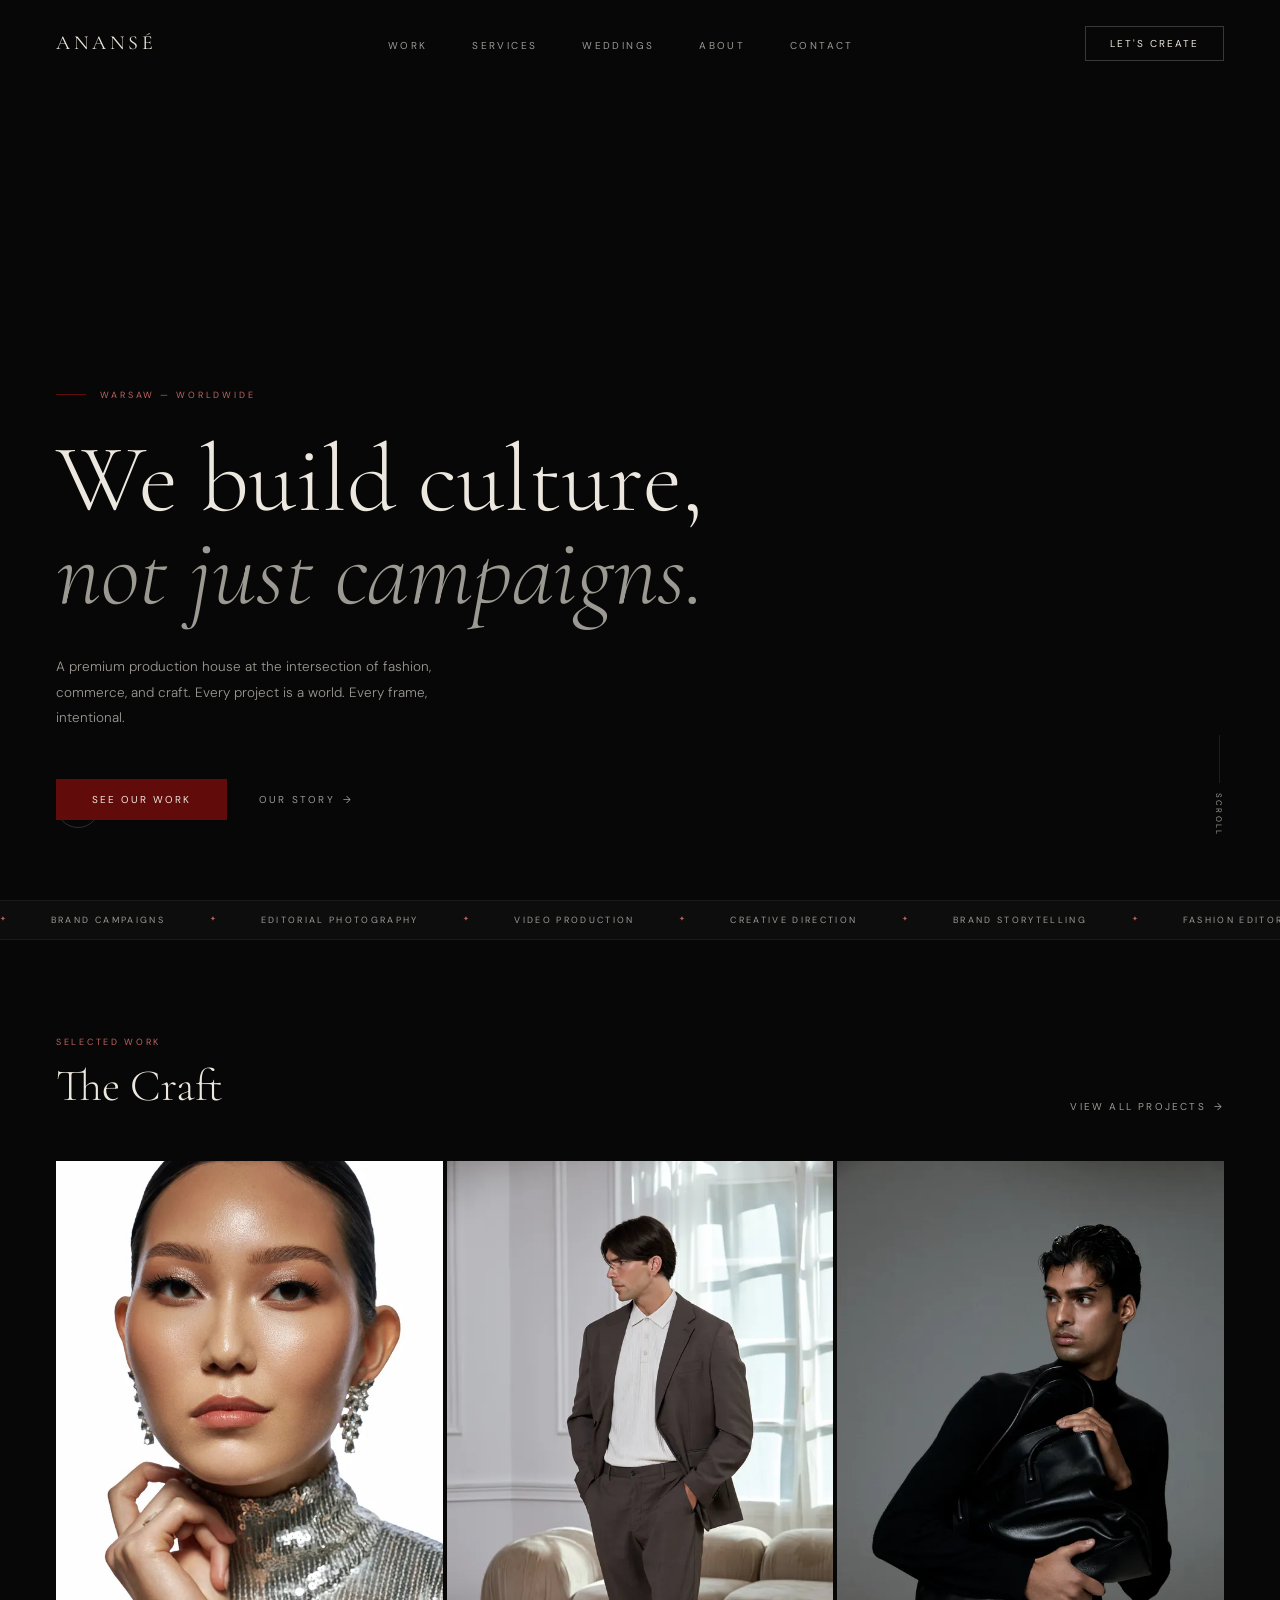
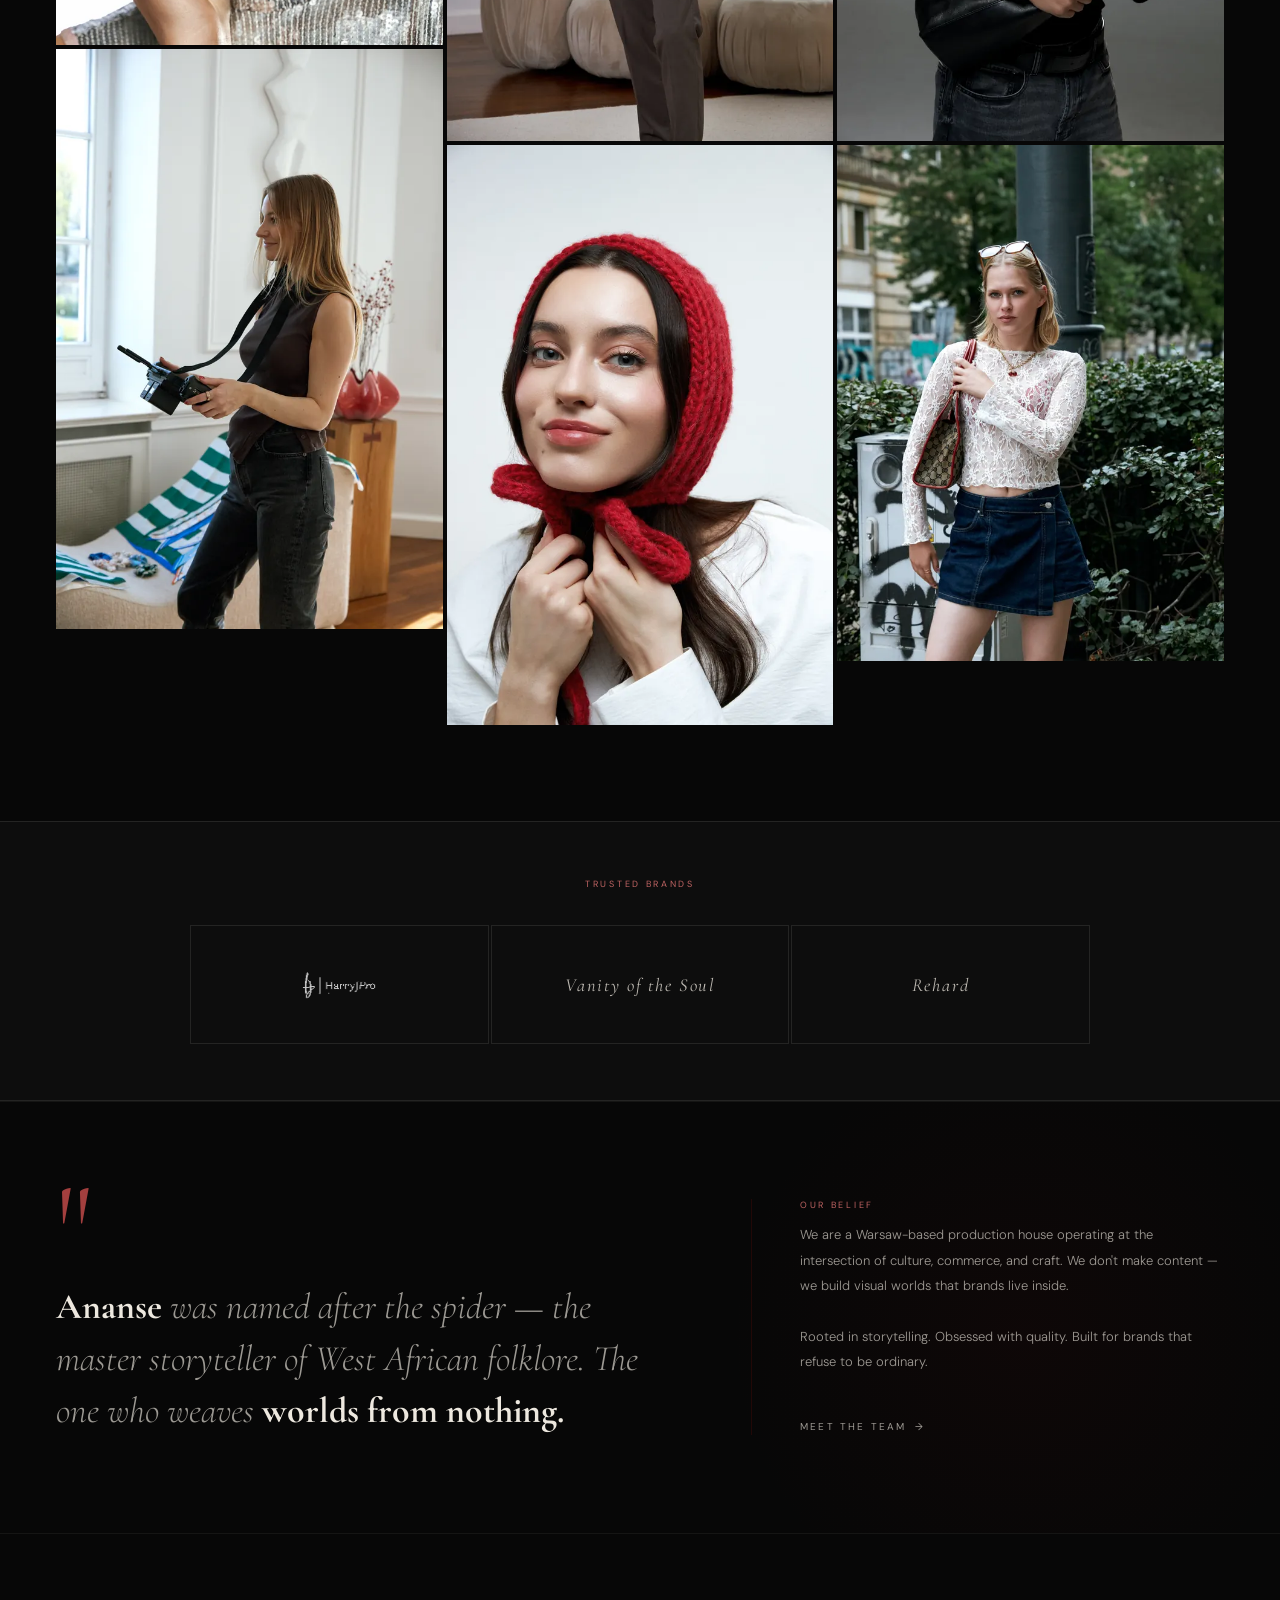
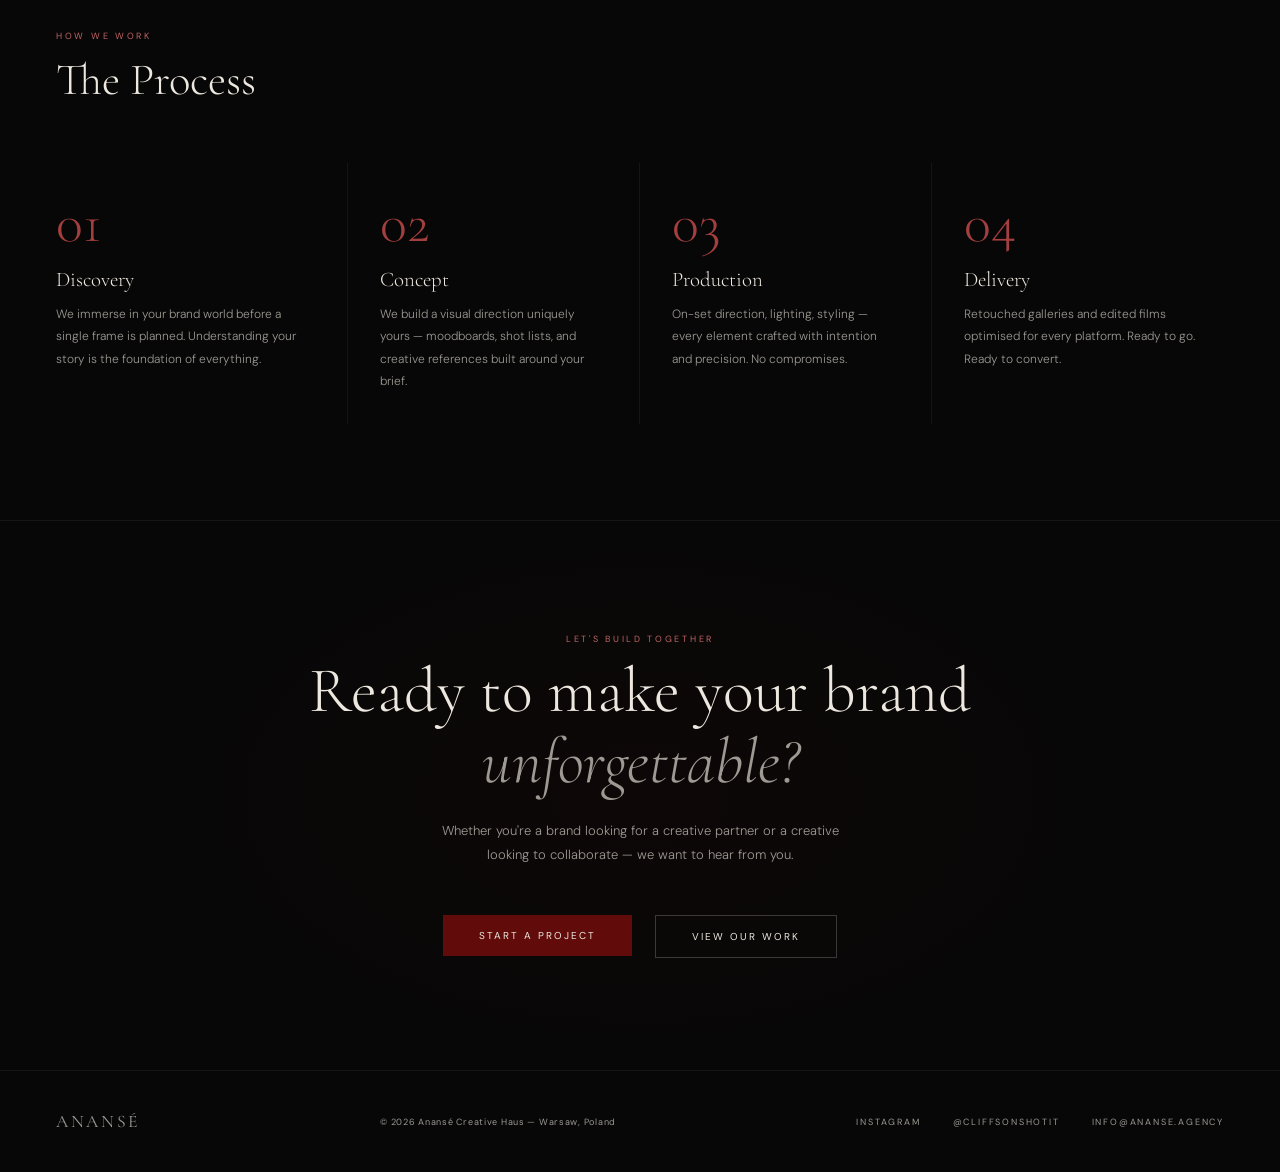
<file: index.html>
<!DOCTYPE html>
<html lang="en">
<head>
<meta charset="UTF-8">
<script>document.documentElement.classList.add('js');</script>
<meta name="viewport" content="width=device-width, initial-scale=1.0">
<title>Anansé Creative Haus — We Build Culture</title>
<meta name="description" content="A Warsaw-based premium production house specialising in brand campaigns, editorial photography, and cinematic storytelling.">
<link rel="canonical" href="https://ananse.agency/">
<link rel="icon" href="favicon.svg" type="image/svg+xml">
<link rel="apple-touch-icon" href="apple-touch-icon.png">
<meta name="theme-color" content="#070707">
<meta property="og:type" content="website">
<meta property="og:site_name" content="Anansé Creative Haus">
<meta property="og:title" content="Anansé Creative Haus — We Build Culture">
<meta property="og:description" content="A Warsaw-based premium production house specialising in brand campaigns, editorial photography, and cinematic storytelling.">
<meta property="og:url" content="https://ananse.agency/">
<meta property="og:image" content="https://ananse.agency/og-cover.jpg">
<meta property="og:image:width" content="1200">
<meta property="og:image:height" content="630">
<meta name="twitter:card" content="summary_large_image">
<meta name="twitter:title" content="Anansé Creative Haus — We Build Culture">
<meta name="twitter:description" content="A Warsaw-based premium production house specialising in brand campaigns, editorial photography, and cinematic storytelling.">
<meta name="twitter:image" content="https://ananse.agency/og-cover.jpg">
<link rel="preconnect" href="https://fonts.googleapis.com">
<link rel="preconnect" href="https://fonts.gstatic.com" crossorigin>
<link rel="stylesheet" href="https://fonts.googleapis.com/css2?family=Cormorant+Garamond:ital,wght@0,300;0,400;0,500;1,300;1,400;1,500&family=DM+Sans:opsz,wght@9..40,300;9..40,400;9..40,500&display=swap">
<link rel="stylesheet" href="css/style.css">
<style>
.hero{position:relative;height:100vh;min-height:620px;display:flex;flex-direction:column;justify-content:flex-end;padding:0 3.5rem 5rem;overflow:hidden;}
.hero-vid{position:absolute;inset:0;z-index:0;}
.hero-vid video{width:100%;height:100%;object-fit:cover;opacity:0.42;}
.hero-ov{position:absolute;inset:0;z-index:1;background:linear-gradient(to top,rgba(7,7,7,0.95) 0%,rgba(7,7,7,0.35) 50%,rgba(7,7,7,0.18) 100%);}
.hero-content{position:relative;z-index:3;max-width:760px;}
.hero-eye{font-size:9px;letter-spacing:0.32em;text-transform:uppercase;color:var(--red-text);margin-bottom:2rem;display:flex;align-items:center;gap:14px;opacity:0;animation:fU 1.1s 0.9s forwards;}
.hero-eye::before{content:'';display:inline-block;width:30px;height:0.5px;background:#610c0b;}
.hero-h1{font-family:'Cormorant Garamond',serif;font-size:clamp(3.8rem,7.5vw,7rem);line-height:0.97;font-weight:300;margin-bottom:2.2rem;}
.hero-h1 .l1{display:block;color:#ede8df;opacity:0;transform:translateY(38px);animation:fU 1.1s 1.05s forwards;}
.hero-h1 .l2{display:block;font-style:italic;color:rgba(237,232,223,0.65);opacity:0;transform:translateY(38px);animation:fU 1.1s 1.22s forwards;}
.hero-sub{font-size:13.5px;line-height:1.9;color:rgba(237,232,223,0.65);max-width:400px;font-weight:300;margin-bottom:3rem;opacity:0;animation:fU 1.1s 1.4s forwards;}
.hero-btns{display:flex;align-items:center;gap:2rem;opacity:0;animation:fU 1.1s 1.6s forwards;}
.hero-badge{position:absolute;left:3.5rem;bottom:4.5rem;z-index:3;display:flex;align-items:center;gap:12px;opacity:0;animation:fI 1s 2.1s forwards;text-decoration:none;}
.play-c{width:44px;height:44px;border:0.5px solid rgba(237,232,223,0.18);border-radius:50%;display:flex;align-items:center;justify-content:center;transition:border-color 0.4s;}
.hero-badge:hover .play-c{border-color:rgba(237,232,223,0.5);}
.play-t{width:0;height:0;border-left:8px solid rgba(237,232,223,0.5);border-top:5px solid transparent;border-bottom:5px solid transparent;margin-left:3px;}
.play-lbl{font-size:9px;letter-spacing:0.22em;text-transform:uppercase;color:rgba(237,232,223,0.65);}
.hero-scroll{position:absolute;right:3.5rem;bottom:4rem;z-index:3;display:flex;flex-direction:column;align-items:center;gap:10px;opacity:0;animation:fI 1s 2.3s forwards;}
.scr-bar{width:0.5px;height:48px;position:relative;overflow:hidden;background:rgba(237,232,223,0.1);}
.scr-line{position:absolute;top:-100%;left:0;width:100%;height:100%;background:#610c0b;animation:scrAnim 2.2s 2.5s infinite;}
.scr-txt{font-size:8px;letter-spacing:0.28em;text-transform:uppercase;color:rgba(237,232,223,0.65);writing-mode:vertical-rl;}
.home-work{padding:6rem 3.5rem;}
.sec-head{display:flex;justify-content:space-between;align-items:flex-end;margin-bottom:3rem;}
.trusted{border-top:0.5px solid rgba(237,232,223,0.10);border-bottom:0.5px solid rgba(237,232,223,0.10);padding:3.5rem 3.5rem;background:#0d0d0d;}
.trusted-label{font-size:9px;letter-spacing:0.3em;text-transform:uppercase;color:var(--red-text);text-align:center;margin-bottom:2.2rem;}
.trusted-row{display:grid;grid-template-columns:repeat(3,1fr);gap:2px;max-width:900px;margin:0 auto;}
.trusted-slot{display:flex;align-items:center;justify-content:center;min-height:104px;padding:1.2rem;border:0.5px solid rgba(237,232,223,0.10);transition:border-color 0.4s,background 0.4s;}
.trusted-slot:hover{border-color:rgba(237,232,223,0.26);background:rgba(237,232,223,0.02);}
.trusted-slot img{max-height:78px;max-width:76%;width:auto;object-fit:contain;filter:brightness(0) invert(1);opacity:0.78;transition:opacity 0.4s;}
.trusted-slot:hover img{opacity:1;}
.trusted-name{font-family:'Cormorant Garamond',serif;font-size:1.15rem;letter-spacing:0.1em;color:rgba(237,232,223,0.78);font-style:italic;text-align:center;}
.trusted-empty{font-size:9px;letter-spacing:0.26em;text-transform:uppercase;color:rgba(237,232,223,0.65);text-align:center;}
@media(max-width:768px){.trusted{padding:2.5rem 1.5rem;}.trusted-row{grid-template-columns:1fr;gap:4px;}.trusted-slot{min-height:72px;}}
.manifesto{padding:6rem 3.5rem;position:relative;overflow:hidden;border-top:0.5px solid rgba(237,232,223,0.06);}
.m-glow{position:absolute;right:-5%;top:-20%;width:50%;height:150%;background:radial-gradient(ellipse,rgba(97,12,11,0.08) 0%,transparent 65%);pointer-events:none;}
.m-grid{display:grid;grid-template-columns:1.3fr 1fr;gap:5rem;align-items:center;}
.m-qm{font-family:'Cormorant Garamond',serif;font-size:8rem;line-height:0.5;color:#a33f3e;font-weight:300;margin-bottom:1.2rem;}
.m-q{font-family:'Cormorant Garamond',serif;font-size:clamp(1.6rem,2.8vw,2.3rem);line-height:1.45;font-weight:300;font-style:italic;color:rgba(237,232,223,0.65);}
.m-q strong{font-style:normal;color:#ede8df;}
.m-right{border-left:0.5px solid rgba(97,12,11,0.3);padding-left:3rem;}
.m-body{font-size:13px;line-height:1.95;color:rgba(237,232,223,0.65);font-weight:300;margin-bottom:2.5rem;}
.process{padding:6rem 3.5rem;border-top:0.5px solid rgba(237,232,223,0.06);}
.proc-grid{display:grid;grid-template-columns:repeat(4,1fr);gap:0;margin-top:3.5rem;}
.proc-item{padding:2rem 2rem 2rem 0;border-right:0.5px solid rgba(237,232,223,0.06);transition:padding-left 0.4s;}
.proc-item:hover{padding-left:0.5rem;}
.proc-item:last-child{border-right:none;padding-right:0;}
.proc-item:not(:first-child){padding-left:2rem;}
.proc-item:not(:first-child):hover{padding-left:2.5rem;}
.proc-num{font-family:'Cormorant Garamond',serif;font-size:3.5rem;font-weight:300;color:#a33f3e;line-height:1;margin-bottom:1rem;}
.proc-title{font-family:'Cormorant Garamond',serif;font-size:1.3rem;font-weight:300;color:#ede8df;margin-bottom:0.7rem;}
.proc-desc{font-size:12px;line-height:1.85;color:rgba(237,232,223,0.65);font-weight:300;}
.home-cta{padding:7rem 3.5rem;text-align:center;border-top:0.5px solid rgba(237,232,223,0.06);position:relative;overflow:hidden;}
.cta-glow{position:absolute;inset:0;background:radial-gradient(ellipse 60% 80% at 50% 50%,rgba(97,12,11,0.07) 0%,transparent 70%);pointer-events:none;}
.cta-h2{font-family:'Cormorant Garamond',serif;font-size:clamp(2.5rem,5vw,5rem);font-weight:300;line-height:1.1;color:#ede8df;margin-bottom:1.4rem;}
.cta-h2 em{font-style:italic;color:rgba(237,232,223,0.65);}
.cta-sub{font-size:13px;color:rgba(237,232,223,0.65);max-width:400px;margin:0 auto 3rem;line-height:1.85;font-weight:300;}
.cta-btns{display:flex;justify-content:center;gap:1.4rem;flex-wrap:wrap;}
@keyframes fU{from{opacity:0;transform:translateY(32px);}to{opacity:1;transform:translateY(0);}}
@keyframes fI{from{opacity:0;}to{opacity:1;}}
@keyframes scrAnim{0%{top:-100%;opacity:1;}100%{top:100%;opacity:0;}}
}
@media(max-width:768px){
  .hero{padding:0 1.5rem 3.5rem;}
  .hero-badge{display:none;}
  .home-work,.manifesto,.process,.home-cta{padding:4rem 1.5rem;}
  .m-grid{grid-template-columns:1fr;gap:2.5rem;}
  .m-right{border-left:none;padding-left:0;border-top:0.5px solid rgba(97,12,11,0.3);padding-top:2rem;}
  .proc-grid{grid-template-columns:1fr 1fr;}
}
</style>
</head>
<body>
<a class="skip-link" href="#main">Skip to content</a>

<nav class="nav">
  <a href="index.html" class="nav-logo">ANANSÉ</a>
  <ul class="nav-links">
    <li><a href="work.html">Work</a></li>
    <li><a href="services.html">Services</a></li>
    <li><a href="weddings.html">Weddings</a></li>
    <li><a href="about.html">About</a></li>
    <li><a href="contact.html">Contact</a></li>
  </ul>
  <a href="contact.html"><button type="button" class="nav-cta-btn">Let's Create</button></a>
  <button class="nav-toggle" type="button" aria-label="Open menu" aria-expanded="false" aria-controls="nav-drawer">
    <span class="nav-toggle-bars" aria-hidden="true"><span></span><span></span></span>
  </button>
</nav>

<div class="nav-drawer" id="nav-drawer" aria-hidden="true">
  <ul>
    <li><a href="work.html">Work</a></li>
    <li><a href="services.html">Services</a></li>
    <li><a href="weddings.html">Weddings</a></li>
    <li><a href="about.html">About</a></li>
    <li><a href="contact.html">Contact</a></li>
  </ul>
  <div class="nav-drawer-meta">Warsaw — Worldwide</div>
</div>


<section id="main" class="hero">
  <div class="hero-vid">
    <video autoplay muted loop playsinline>
      <source src="https://res.cloudinary.com/dezajhmcc/video/upload/v1774714966/hero-reel_oy3hbb.mp4" type="video/mp4">
    </video>
  </div>
  <div class="hero-ov"></div>
  <a href="work.html" class="hero-badge">
    <div class="play-c"><div class="play-t"></div></div>
    <span class="play-lbl">Watch Showreel</span>
  </a>
  <div class="hero-content">
    <div class="hero-eye">Warsaw — Worldwide</div>
    <h1 class="hero-h1">
      <span class="l1">We build culture,</span>
      <span class="l2">not just campaigns.</span>
    </h1>
    <p class="hero-sub">A premium production house at the intersection of fashion, commerce, and craft. Every project is a world. Every frame, intentional.</p>
    <div class="hero-btns">
      <a href="work.html"><button type="button" class="btn-solid">See Our Work</button></a>
      <a href="about.html" class="ghost-link">Our Story <span class="arr">→</span></a>
    </div>
  </div>
  <div class="hero-scroll">
    <div class="scr-bar"><div class="scr-line"></div></div>
    <div class="scr-txt">Scroll</div>
  </div>
</section>

<div class="ticker">
  <div class="ticker-inner">
    <span class="ticker-gem">✦</span><span class="ticker-word">Brand Campaigns</span>
    <span class="ticker-gem">✦</span><span class="ticker-word">Editorial Photography</span>
    <span class="ticker-gem">✦</span><span class="ticker-word">Video Production</span>
    <span class="ticker-gem">✦</span><span class="ticker-word">Creative Direction</span>
    <span class="ticker-gem">✦</span><span class="ticker-word">Brand Storytelling</span>
    <span class="ticker-gem">✦</span><span class="ticker-word">Fashion Editorial</span>
    <span class="ticker-gem">✦</span><span class="ticker-word">Branded Content</span>
    <span class="ticker-gem">✦</span><span class="ticker-word">Brand Campaigns</span>
    <span class="ticker-gem">✦</span><span class="ticker-word">Editorial Photography</span>
    <span class="ticker-gem">✦</span><span class="ticker-word">Video Production</span>
    <span class="ticker-gem">✦</span><span class="ticker-word">Creative Direction</span>
    <span class="ticker-gem">✦</span><span class="ticker-word">Brand Storytelling</span>
    <span class="ticker-gem">✦</span><span class="ticker-word">Fashion Editorial</span>
    <span class="ticker-gem">✦</span><span class="ticker-word">Branded Content</span>
  </div>
</div>

<section class="home-work">
  <div class="sec-head rv">
    <div>
      <div class="s-label">Selected Work</div>
      <div class="s-title">The Craft</div>
    </div>
    <a href="work.html" class="ghost-link rv d1">View All Projects <span class="arr">→</span></a>
  </div>

  <div class="masonry work-grid rv d1">

    <a href="harry-j-makeup.html" class="wcard" data-category="editorial">
      <div class="wcard-img-wrap" style="aspect-ratio: 1280 / 1600;">
        <img src="images/covers/harry-j-cover-640.webp"
             srcset="images/covers/harry-j-cover-640.webp 640w, images/covers/harry-j-cover-1280.webp 1280w"
             sizes="(max-width: 560px) 100vw, (max-width: 900px) 50vw, 33vw" width="1280" height="1600"
             alt="Harry J Make Up — Make-Up Designer" loading="lazy" decoding="async">
      </div>
      <div class="wcard-overlay"></div>
      <div class="wcard-info">
        <div class="wcard-cat">Editorial</div>
        <div class="wcard-name">Harry J Make Up<br>Make-Up Designer</div>
      </div>
    </a>

    <a href="vertus-ai.html" class="wcard" data-category="brand-campaign">
      <div class="wcard-img-wrap" style="aspect-ratio: 1280 / 1920;">
        <img src="images/covers/vertus-ai-cover-640.webp"
             srcset="images/covers/vertus-ai-cover-640.webp 640w, images/covers/vertus-ai-cover-1280.webp 1280w"
             sizes="(max-width: 560px) 100vw, (max-width: 900px) 50vw, 33vw" width="1280" height="1920"
             alt="Vertus AI — Founders Portrait" loading="lazy" decoding="async">
      </div>
      <div class="wcard-overlay"></div>
      <div class="wcard-info">
        <div class="wcard-cat">Brand Campaign</div>
        <div class="wcard-name">Vertus AI<br>Founders Portrait</div>
      </div>
    </a>

    <a href="rehard-bags.html" class="wcard" data-category="editorial">
      <div class="wcard-img-wrap" style="aspect-ratio: 1280 / 1920;">
        <img src="images/covers/rehard-cover-640.webp"
             srcset="images/covers/rehard-cover-640.webp 640w, images/covers/rehard-cover-1280.webp 1280w"
             sizes="(max-width: 560px) 100vw, (max-width: 900px) 50vw, 33vw" width="1280" height="1920"
             alt="Rehard — Fashion Editorial" loading="lazy" decoding="async">
      </div>
      <div class="wcard-overlay"></div>
      <div class="wcard-info">
        <div class="wcard-cat">Editorial</div>
        <div class="wcard-name">Rehard<br>Fashion Editorial</div>
      </div>
    </a>

    <a href="summerhouse.html" class="wcard" data-category="brand-campaign">
      <div class="wcard-img-wrap" style="aspect-ratio: 1280 / 1920;">
        <img src="images/covers/summerhouse-cover-640.webp"
             srcset="images/covers/summerhouse-cover-640.webp 640w, images/covers/summerhouse-cover-1280.webp 1280w"
             sizes="(max-width: 560px) 100vw, (max-width: 900px) 50vw, 33vw" width="1280" height="1920"
             alt="SummerHouse — Brand Film" loading="lazy" decoding="async">
      </div>
      <div class="wcard-overlay"></div>
      <div class="wcard-info">
        <div class="wcard-cat">Brand Campaign</div>
        <div class="wcard-name">SummerHouse<br>Brand Film</div>
      </div>
    </a>

    <a href="motkime.html" class="wcard" data-category="editorial">
      <div class="wcard-img-wrap" style="aspect-ratio: 1280 / 1920;">
        <img src="images/covers/motkime-cover-640.webp"
             srcset="images/covers/motkime-cover-640.webp 640w, images/covers/motkime-cover-1280.webp 1280w"
             sizes="(max-width: 560px) 100vw, (max-width: 900px) 50vw, 33vw" width="1280" height="1920"
             alt="Motkime — Knitwear Editorial" loading="lazy" decoding="async">
      </div>
      <div class="wcard-overlay"></div>
      <div class="wcard-info">
        <div class="wcard-cat">Editorial</div>
        <div class="wcard-name">Motkime<br>Knitwear Editorial</div>
      </div>
    </a>

    <a href="vanity-of-the-soul.html" class="wcard" data-category="brand-campaign">
      <div class="wcard-img-wrap" style="aspect-ratio: 1280 / 1707;">
        <img src="images/covers/vanity-cover-640.webp"
             srcset="images/covers/vanity-cover-640.webp 640w, images/covers/vanity-cover-1280.webp 1280w"
             sizes="(max-width: 560px) 100vw, (max-width: 900px) 50vw, 33vw" width="1280" height="1707"
             alt="Vanity of The Soul — Heritage Editorial" loading="lazy" decoding="async">
      </div>
      <div class="wcard-overlay"></div>
      <div class="wcard-info">
        <div class="wcard-cat">Brand Campaign</div>
        <div class="wcard-name">Vanity of The Soul<br>Heritage Editorial</div>
      </div>
    </a>

  </div>


</section>

<section class="trusted rv" aria-label="Brands we have worked with">
  <div class="trusted-label">Trusted Brands</div>
  <div class="trusted-row">

    <!-- Slot 1 — a real client logo.
         TODO Lead Dev: harryjpro-logo.webp is a 159x159 square with a lot of
         internal padding, so it reads small next to the text names. A tightly
         cropped, transparent-background export would sit better here. -->
    <!-- Swap the placeholder for an <img>:
         <img src="images/brands/NAME.webp" alt="NAME" width="W" height="H"
              loading="lazy" decoding="async"> -->
    <div class="trusted-slot">
      <img src="images/brands/harryjpro-logo.webp" alt="Harry J Make Up"
           width="159" height="159" loading="lazy" decoding="async">
    </div>

    <!-- Slot 2 -->
    <div class="trusted-slot">
      <span class="trusted-name">Vanity of the Soul</span>
    </div>

    <!-- Slot 3 -->
    <div class="trusted-slot">
      <span class="trusted-name">Rehard</span>
    </div>

  </div>
</section>

<section class="manifesto">
  <div class="m-glow"></div>
  <div class="m-grid">
    <div class="rv">
      <div class="m-qm">"</div>
      <div class="m-q"><strong>Ananse</strong> was named after the spider — the master storyteller of West African folklore. The one who weaves <strong>worlds from nothing.</strong></div>
    </div>
    <div class="m-right rv d2">
      <div class="s-label">Our Belief</div>
      <p class="m-body">We are a Warsaw-based production house operating at the intersection of culture, commerce, and craft. We don't make content — we build visual worlds that brands live inside.<br><br>Rooted in storytelling. Obsessed with quality. Built for brands that refuse to be ordinary.</p>
      <a href="about.html" class="ghost-link">Meet The Team <span class="arr">→</span></a>
    </div>
  </div>
</section>

<section class="process">
  <div class="rv">
    <div class="s-label">How We Work</div>
    <div class="s-title">The Process</div>
  </div>
  <div class="proc-grid">
    <div class="proc-item rv d1">
      <div class="proc-num">01</div>
      <div class="proc-title">Discovery</div>
      <p class="proc-desc">We immerse in your brand world before a single frame is planned. Understanding your story is the foundation of everything.</p>
    </div>
    <div class="proc-item rv d2">
      <div class="proc-num">02</div>
      <div class="proc-title">Concept</div>
      <p class="proc-desc">We build a visual direction uniquely yours — moodboards, shot lists, and creative references built around your brief.</p>
    </div>
    <div class="proc-item rv d3">
      <div class="proc-num">03</div>
      <div class="proc-title">Production</div>
      <p class="proc-desc">On-set direction, lighting, styling — every element crafted with intention and precision. No compromises.</p>
    </div>
    <div class="proc-item rv d4">
      <div class="proc-num">04</div>
      <div class="proc-title">Delivery</div>
      <p class="proc-desc">Retouched galleries and edited films optimised for every platform. Ready to go. Ready to convert.</p>
    </div>
  </div>
</section>

<section class="home-cta">
  <div class="cta-glow"></div>
  <div class="rv">
    <div class="s-label">Let's Build Together</div>
    <h2 class="cta-h2">Ready to make your brand<br><em>unforgettable?</em></h2>
    <p class="cta-sub">Whether you're a brand looking for a creative partner or a creative looking to collaborate — we want to hear from you.</p>
    <div class="cta-btns">
      <a href="contact.html"><button type="button" class="btn-solid">Start a Project</button></a>
      <a href="work.html"><button type="button" class="btn-outline">View Our Work</button></a>
    </div>
  </div>
</section>

<footer class="footer">
  <div class="footer-logo">ANANSÉ</div>
  <div class="footer-copy">© <span data-year>2026</span> Anansé Creative Haus — Warsaw, Poland</div>
  <div class="footer-links">
    <a href="https://instagram.com/ananse.creative" target="_blank">Instagram</a>
    <a href="https://instagram.com/cliffsonshotit" target="_blank">@cliffsonshotit</a>
    <a href="mailto:info@ananse.agency">info@ananse.agency</a>
  </div>
</footer>

<script src="js/main.js"></script>
</body>
</html>
</file>
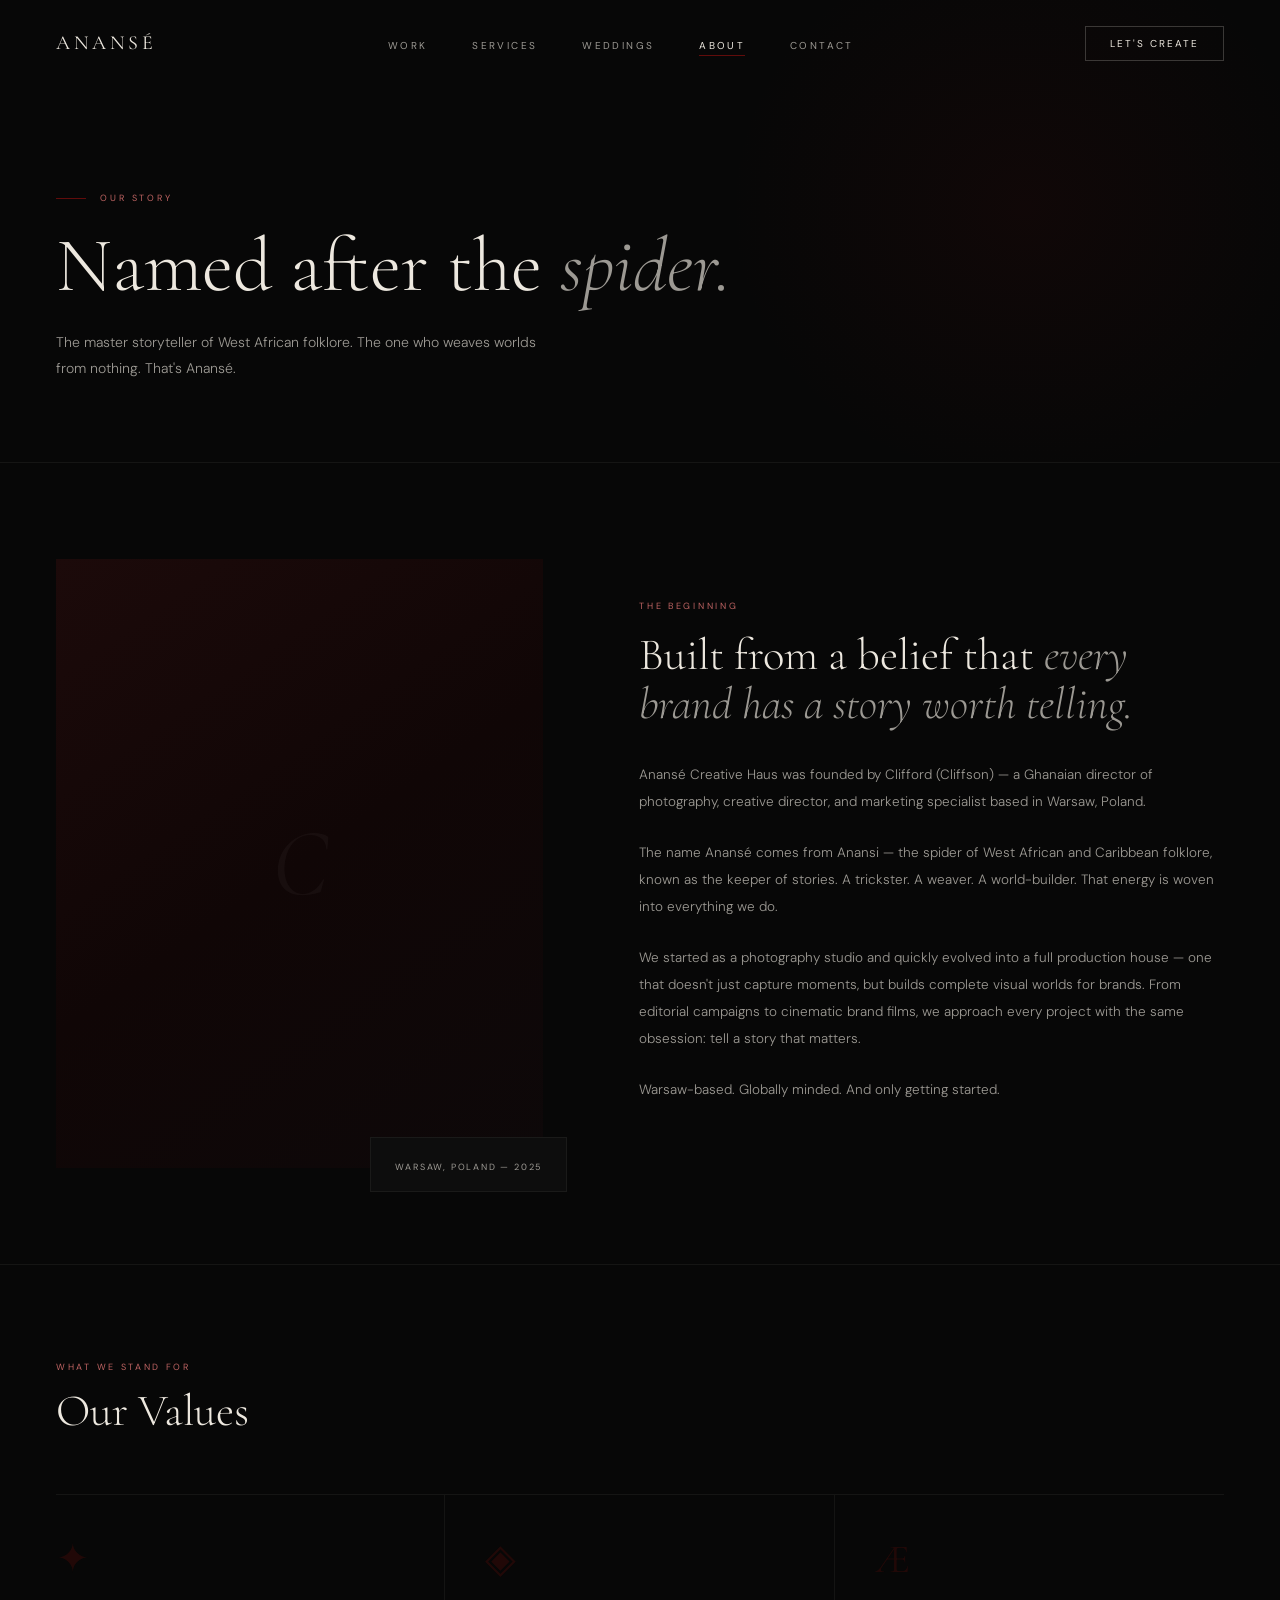
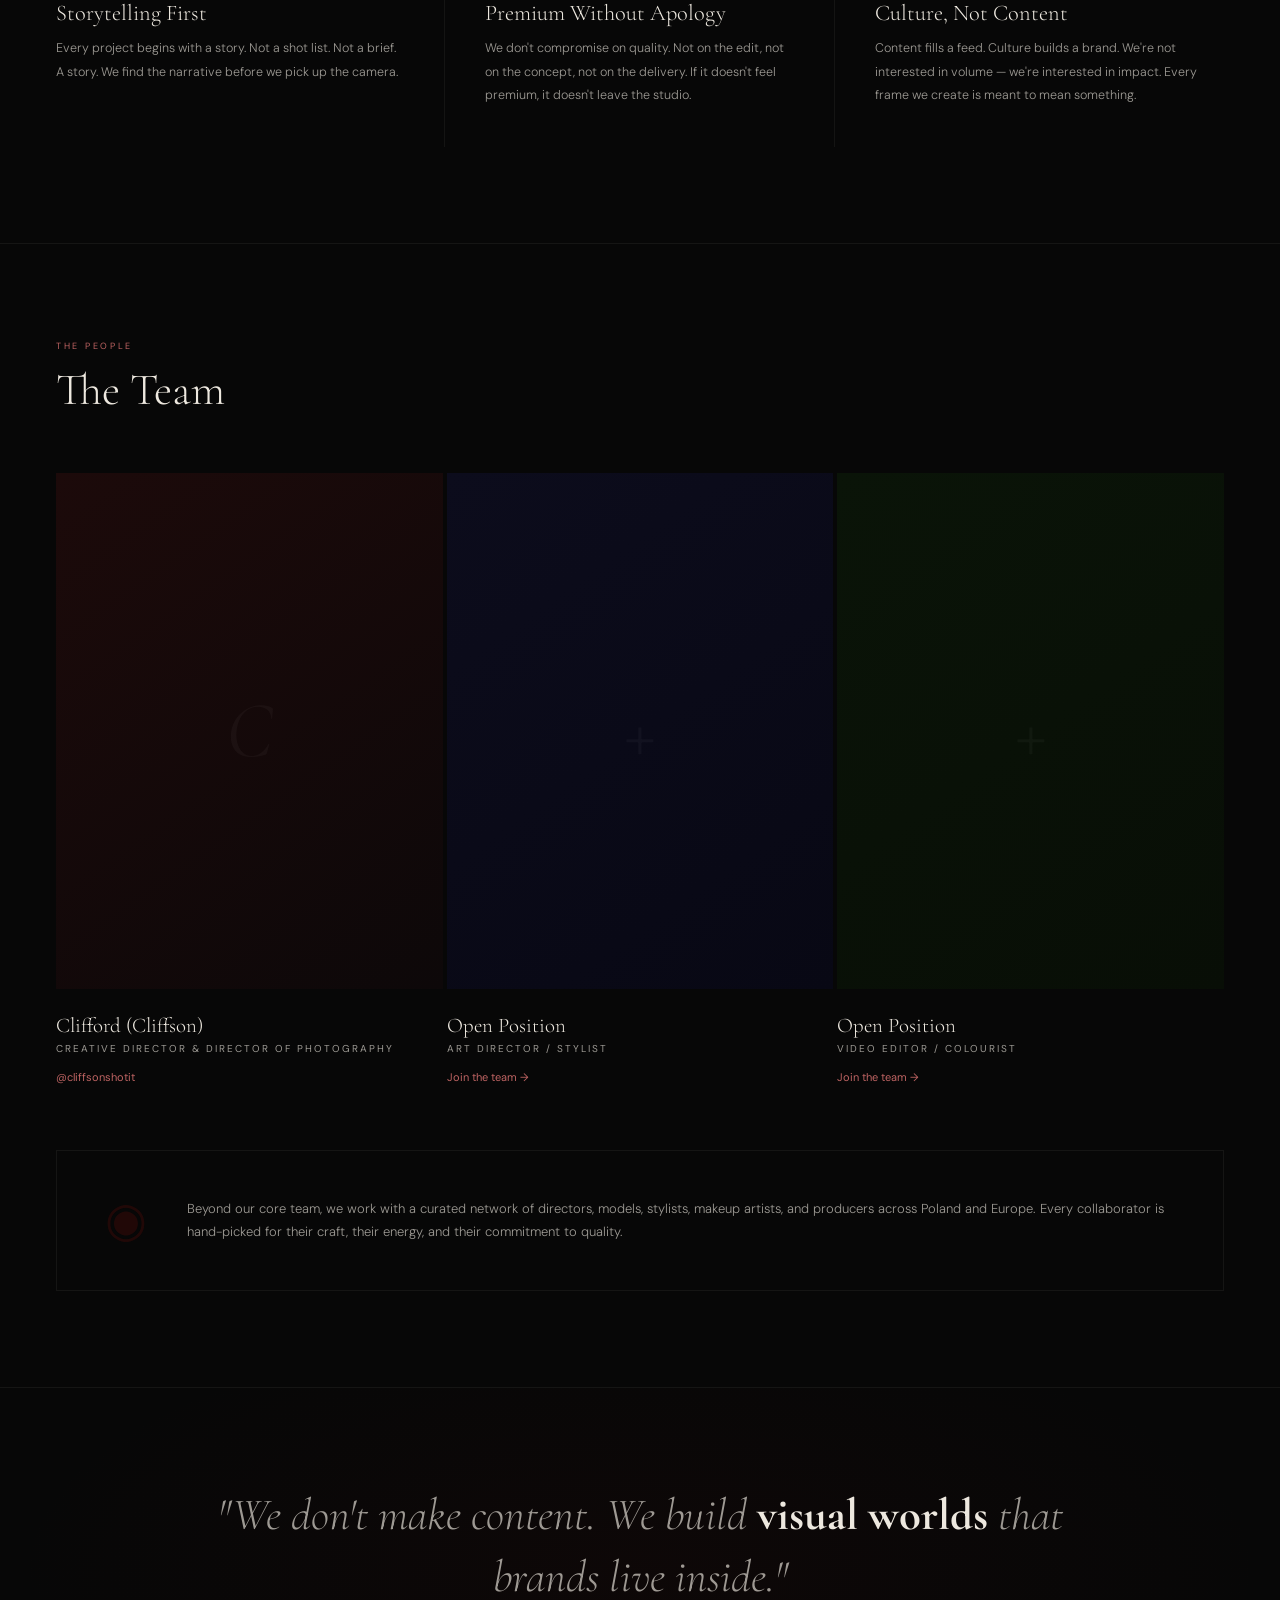
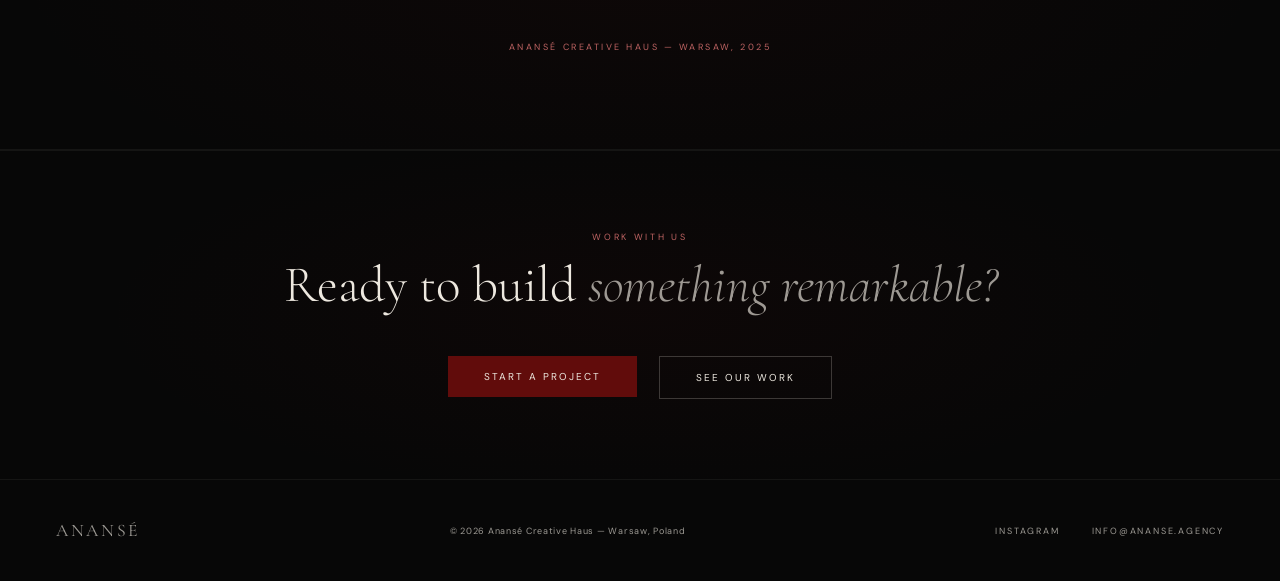
<file: about.html>
<!DOCTYPE html>
<html lang="en">
<head>
<meta charset="UTF-8">
<script>document.documentElement.classList.add('js');</script>
<meta name="viewport" content="width=device-width, initial-scale=1.0">
<title>About — Anansé Creative Haus</title>
<meta name="description" content="Anansé Creative Haus — a Warsaw-based production house rooted in storytelling and premium quality.">
<link rel="canonical" href="https://ananse.agency/about.html">
<link rel="icon" href="favicon.svg" type="image/svg+xml">
<link rel="apple-touch-icon" href="apple-touch-icon.png">
<meta name="theme-color" content="#070707">
<meta property="og:type" content="website">
<meta property="og:site_name" content="Anansé Creative Haus">
<meta property="og:title" content="About — Anansé Creative Haus">
<meta property="og:description" content="Anansé Creative Haus — a Warsaw-based production house rooted in storytelling and premium quality.">
<meta property="og:url" content="https://ananse.agency/about.html">
<meta property="og:image" content="https://ananse.agency/og-cover.jpg">
<meta property="og:image:width" content="1200">
<meta property="og:image:height" content="630">
<meta name="twitter:card" content="summary_large_image">
<meta name="twitter:title" content="About — Anansé Creative Haus">
<meta name="twitter:description" content="Anansé Creative Haus — a Warsaw-based production house rooted in storytelling and premium quality.">
<meta name="twitter:image" content="https://ananse.agency/og-cover.jpg">
<link rel="preconnect" href="https://fonts.googleapis.com">
<link rel="preconnect" href="https://fonts.gstatic.com" crossorigin>
<link rel="stylesheet" href="https://fonts.googleapis.com/css2?family=Cormorant+Garamond:ital,wght@0,300;0,400;0,500;1,300;1,400;1,500&family=DM+Sans:opsz,wght@9..40,300;9..40,400;9..40,500&display=swap">
<link rel="stylesheet" href="css/style.css">
<style>
/* ORIGIN */
.origin {
  padding: 6rem 3.5rem;
  border-bottom: 0.5px solid var(--cream-06);
  display: grid; grid-template-columns: 1fr 1.2fr; gap: 6rem; align-items: center;
}
.origin-img-wrap {
  position: relative;
}
.origin-img {
  width: 100%; aspect-ratio: 4/5;
  background: linear-gradient(145deg, #1c0a0a, #100606, #0d0809);
  position: relative; overflow: hidden;
}
.origin-img img { width: 100%; height: 100%; object-fit: cover; }
.origin-img-ph {
  position: absolute; inset: 0;
  display: flex; align-items: center; justify-content: center;
}
.origin-img-ph span {
  font-family: var(--serif); font-size: 6rem;
  color: rgba(237,232,223,0.04); font-style: italic;
}
.origin-img-caption {
  position: absolute; bottom: -1.5rem; right: -1.5rem;
  background: var(--black2); border: 0.5px solid var(--cream-06);
  padding: 1rem 1.5rem;
}
.origin-img-caption span {
  font-size: 9px; letter-spacing: 0.2em;
  text-transform: uppercase; color: rgba(237,232,223,0.65);
}
.origin-text {}
.origin-text .s-label { margin-bottom: 1.2rem; }
.origin-h2 {
  font-family: var(--serif);
  font-size: clamp(2rem, 3.5vw, 3rem);
  font-weight: 300; color: var(--cream);
  line-height: 1.1; margin-bottom: 2rem;
}
.origin-h2 em { font-style: italic; color: rgba(237,232,223,0.65); }
.origin-body {
  font-size: 13.5px; line-height: 2;
  color: rgba(237,232,223,0.65); font-weight: 300;
}
.origin-body p { margin-bottom: 1.5rem; }

/* VALUES */
.values { padding: 6rem 3.5rem; border-bottom: 0.5px solid var(--cream-06); }
.values-grid {
  display: grid; grid-template-columns: repeat(3,1fr);
  gap: 0; margin-top: 3.5rem;
  border-top: 0.5px solid var(--cream-06);
}
.val-item {
  padding: 2.5rem 2.5rem 2.5rem 0;
  border-right: 0.5px solid var(--cream-06);
  transition: padding-left 0.4s;
}
.val-item:hover { padding-left: 0.5rem; }
.val-item:last-child { border-right: none; padding-right: 0; }
.val-item:not(:first-child) { padding-left: 2.5rem; }
.val-item:not(:first-child):hover { padding-left: 3rem; }
.val-icon {
  font-family: var(--serif); font-size: 2.5rem;
  color: rgba(97,12,11,0.3); margin-bottom: 1rem;
}
.val-title {
  font-family: var(--serif); font-size: 1.4rem;
  font-weight: 300; color: var(--cream); margin-bottom: 0.7rem;
}
.val-desc {
  font-size: 12.5px; line-height: 1.85;
  color: rgba(237,232,223,0.65); font-weight: 300;
}

/* TEAM */
.team { padding: 6rem 3.5rem; border-bottom: 0.5px solid var(--cream-06); }
.team-grid {
  display: grid; grid-template-columns: repeat(3,1fr);
  gap: 4px; margin-top: 3.5rem;
}
.team-card { position: relative; overflow: hidden; }
.team-card-img {
  width: 100%; aspect-ratio: 3/4;
  background: linear-gradient(145deg,#1c0a0a,#0d0809);
  position: relative; overflow: hidden;
  transition: transform 0.8s var(--ease);
}
.team-card:hover .team-card-img { transform: scale(1.04); }
.team-card-img img { width: 100%; height: 100%; object-fit: cover; }
.team-card-ph {
  position: absolute; inset: 0;
  display: flex; align-items: center; justify-content: center;
}
.team-card-ph span {
  font-family: var(--serif); font-size: 5rem;
  color: rgba(237,232,223,0.04); font-style: italic;
  transition: color 0.5s;
}
.team-card:hover .team-card-ph span { color: rgba(237,232,223,0.08); }
.team-card-info { padding: 1.5rem 0 0; }
.team-card-name {
  font-family: var(--serif); font-size: 1.3rem;
  font-weight: 300; color: var(--cream); margin-bottom: 4px;
}
.team-card-role {
  font-size: 10px; letter-spacing: 0.2em;
  text-transform: uppercase; color: rgba(237,232,223,0.65);
  margin-bottom: 10px;
}
.team-card-ig {
  font-size: 11px; color: var(--red-text); transition: color 0.3s;
}
.team-card-ig:hover { color: var(--cream); }

/* COLLABORATORS */
.collab-note {
  margin-top: 4rem; padding: 2.5rem 3rem;
  border: 0.5px solid var(--cream-06);
  display: flex; align-items: center; gap: 2.5rem;
}
.collab-note-icon {
  font-family: var(--serif); font-size: 3rem;
  color: rgba(97,12,11,0.3); flex-shrink: 0;
}
.collab-note-text {
  font-size: 13px; color: rgba(237,232,223,0.65);
  line-height: 1.8; font-weight: 300;
}

/* MANIFESTO QUOTE */
.about-manifesto {
  padding: 6rem 3.5rem;
  border-bottom: 0.5px solid var(--cream-06);
  position: relative; overflow: hidden; text-align: center;
}
.am-glow {
  position: absolute; inset: 0;
  background: radial-gradient(ellipse 70% 100% at 50% 50%, rgba(97,12,11,0.07) 0%, transparent 70%);
  pointer-events: none;
}
.am-quote {
  font-family: var(--serif);
  font-size: clamp(1.8rem, 3.5vw, 3rem);
  font-weight: 300; font-style: italic;
  color: rgba(237,232,223,0.65); line-height: 1.4;
  max-width: 860px; margin: 0 auto 2rem;
}
.am-quote strong { font-style: normal; color: var(--cream); }
.am-attr {
  font-size: 9px; letter-spacing: 0.28em;
  text-transform: uppercase; color: var(--red-text);
}

@media (max-width: 768px) {
  .origin { grid-template-columns: 1fr; gap: 3rem; padding: 4rem 1.5rem; }
  .origin-img-caption { bottom: -1rem; right: -0.5rem; }
  .values { padding: 4rem 1.5rem; }
  .values-grid { grid-template-columns: 1fr; }
  .val-item { border-right: none; border-bottom: 0.5px solid var(--cream-06); padding: 2rem 0; }
  .val-item:last-child { border-bottom: none; }
  .team { padding: 4rem 1.5rem; }
  .team-grid { grid-template-columns: 1fr 1fr; }
  .about-manifesto { padding: 4rem 1.5rem; }
}
</style>
</head>
<body>

<a class="skip-link" href="#main">Skip to content</a>

<nav class="nav">
  <a href="index.html" class="nav-logo">ANANSÉ</a>
  <ul class="nav-links">
    <li><a href="work.html">Work</a></li>
    <li><a href="services.html">Services</a></li>
    <li><a href="weddings.html">Weddings</a></li>
    <li><a href="about.html">About</a></li>
    <li><a href="contact.html">Contact</a></li>
  </ul>
  <a href="contact.html"><button type="button" class="nav-cta-btn">Let's Create</button></a>
  <button class="nav-toggle" type="button" aria-label="Open menu" aria-expanded="false" aria-controls="nav-drawer">
    <span class="nav-toggle-bars" aria-hidden="true"><span></span><span></span></span>
  </button>
</nav>

<div class="nav-drawer" id="nav-drawer" aria-hidden="true">
  <ul>
    <li><a href="work.html">Work</a></li>
    <li><a href="services.html">Services</a></li>
    <li><a href="weddings.html">Weddings</a></li>
    <li><a href="about.html">About</a></li>
    <li><a href="contact.html">Contact</a></li>
  </ul>
  <div class="nav-drawer-meta">Warsaw — Worldwide</div>
</div>


<!-- PAGE HERO -->
<section id="main" class="page-hero">
  <div class="page-hero-glow"></div>
  <div class="page-hero-label rv">Our Story</div>
  <h1 class="rv d1">Named after the <em>spider.</em></h1>
  <p class="page-hero-sub rv d2">The master storyteller of West African folklore. The one who weaves worlds from nothing. That's Anansé.</p>
</section>

<!-- ORIGIN STORY -->
<section class="origin">
  <div class="origin-img-wrap rv">
    <div class="origin-img">
      <!--
        ADD CLIFFSON'S PHOTO:
        <img src="images/team/cliffson-hero.jpg" alt="Cliffson — Creative Director">
      -->
      <div class="origin-img-ph"><span>C</span></div>
    </div>
    <div class="origin-img-caption">
      <span>Warsaw, Poland — 2025</span>
    </div>
  </div>
  <div class="origin-text rv d2">
    <div class="s-label">The Beginning</div>
    <h2 class="origin-h2">Built from a belief that <em>every brand has a story worth telling.</em></h2>
    <div class="origin-body">
      <p>Anansé Creative Haus was founded by Clifford (Cliffson) — a Ghanaian director of photography, creative director, and marketing specialist based in Warsaw, Poland.</p>
      <p>The name Anansé comes from Anansi — the spider of West African and Caribbean folklore, known as the keeper of stories. A trickster. A weaver. A world-builder. That energy is woven into everything we do.</p>
      <p>We started as a photography studio and quickly evolved into a full production house — one that doesn't just capture moments, but builds complete visual worlds for brands. From editorial campaigns to cinematic brand films, we approach every project with the same obsession: tell a story that matters.</p>
      <p>Warsaw-based. Globally minded. And only getting started.</p>
    </div>
  </div>
</section>

<!-- VALUES -->
<section class="values">
  <div class="rv"><div class="s-label">What We Stand For</div><div class="s-title">Our Values</div></div>
  <div class="values-grid">
    <div class="val-item rv d1">
      <div class="val-icon">✦</div>
      <div class="val-title">Storytelling First</div>
      <p class="val-desc">Every project begins with a story. Not a shot list. Not a brief. A story. We find the narrative before we pick up the camera.</p>
    </div>
    <div class="val-item rv d2">
      <div class="val-icon">◈</div>
      <div class="val-title">Premium Without Apology</div>
      <p class="val-desc">We don't compromise on quality. Not on the edit, not on the concept, not on the delivery. If it doesn't feel premium, it doesn't leave the studio.</p>
    </div>
    <div class="val-item rv d3">
      <div class="val-icon">Æ</div>
      <div class="val-title">Culture, Not Content</div>
      <p class="val-desc">Content fills a feed. Culture builds a brand. We're not interested in volume — we're interested in impact. Every frame we create is meant to mean something.</p>
    </div>
  </div>
</section>

<!-- TEAM -->
<section class="team">
  <div class="rv"><div class="s-label">The People</div><div class="s-title">The Team</div></div>
  <div class="team-grid">

    <div class="team-card rv d1">
      <div class="team-card-img">
        <!--
          ADD PHOTO: <img src="images/team/cliffson.jpg" alt="Cliffson">
        -->
        <div class="team-card-ph"><span>C</span></div>
      </div>
      <div class="team-card-info">
        <div class="team-card-name">Clifford (Cliffson)</div>
        <div class="team-card-role">Creative Director & Director of Photography</div>
        <a href="https://instagram.com/cliffsonshotit" target="_blank" class="team-card-ig">@cliffsonshotit</a>
      </div>
    </div>

    <div class="team-card rv d2">
      <div class="team-card-img" style="background:linear-gradient(145deg,#0c0c1c,#080814);">
        <!--
          ADD PHOTO: <img src="images/team/team-member-2.jpg" alt="Team Member">
        -->
        <div class="team-card-ph"><span>+</span></div>
      </div>
      <div class="team-card-info">
        <div class="team-card-name">Open Position</div>
        <div class="team-card-role">Art Director / Stylist</div>
        <a href="contact.html" class="team-card-ig">Join the team →</a>
      </div>
    </div>

    <div class="team-card rv d3">
      <div class="team-card-img" style="background:linear-gradient(145deg,#0a1408,#080e06);">
        <!--
          ADD PHOTO: <img src="images/team/team-member-3.jpg" alt="Team Member">
        -->
        <div class="team-card-ph"><span>+</span></div>
      </div>
      <div class="team-card-info">
        <div class="team-card-name">Open Position</div>
        <div class="team-card-role">Video Editor / Colourist</div>
        <a href="contact.html" class="team-card-ig">Join the team →</a>
      </div>
    </div>

  </div>

  <div class="collab-note rv">
    <div class="collab-note-icon">◉</div>
    <p class="collab-note-text">Beyond our core team, we work with a curated network of directors, models, stylists, makeup artists, and producers across Poland and Europe. Every collaborator is hand-picked for their craft, their energy, and their commitment to quality.</p>
  </div>
</section>

<!-- MANIFESTO QUOTE -->
<section class="about-manifesto">
  <div class="am-glow"></div>
  <div class="am-quote rv">"We don't make content. We build <strong>visual worlds</strong> that brands live inside."</div>
  <div class="am-attr rv d1">Anansé Creative Haus — Warsaw, 2025</div>
</section>

<!-- CTA -->
<section style="padding:5rem 3.5rem;text-align:center;border-top:0.5px solid var(--cream-06);position:relative;overflow:hidden;">
  <div style="position:absolute;inset:0;background:radial-gradient(ellipse 60% 80% at 50% 50%,rgba(97,12,11,0.07) 0%,transparent 70%);"></div>
  <div class="rv">
    <div class="s-label">Work With Us</div>
    <h2 style="font-family:var(--serif);font-size:clamp(2rem,4vw,3.8rem);font-weight:300;color:var(--cream);margin-bottom:1.2rem;">Ready to build <em style="font-style:italic;color:rgba(237,232,223,0.65);">something remarkable?</em></h2>
    <div style="margin-top:2.5rem;display:flex;justify-content:center;gap:1.4rem;flex-wrap:wrap;">
      <a href="contact.html"><button type="button" class="btn-solid">Start a Project</button></a>
      <a href="work.html"><button type="button" class="btn-outline">See Our Work</button></a>
    </div>
  </div>
</section>

<footer class="footer">
  <div class="footer-logo">ANANSÉ</div>
  <div class="footer-copy">© <span data-year>2026</span> Anansé Creative Haus — Warsaw, Poland</div>
  <div class="footer-links">
    <a href="https://instagram.com/ananse.creative" target="_blank">Instagram</a>
    <a href="mailto:info@ananse.agency">info@ananse.agency</a>
  </div>
</footer>

<script src="js/main.js"></script>
</body>
</html>
</file>
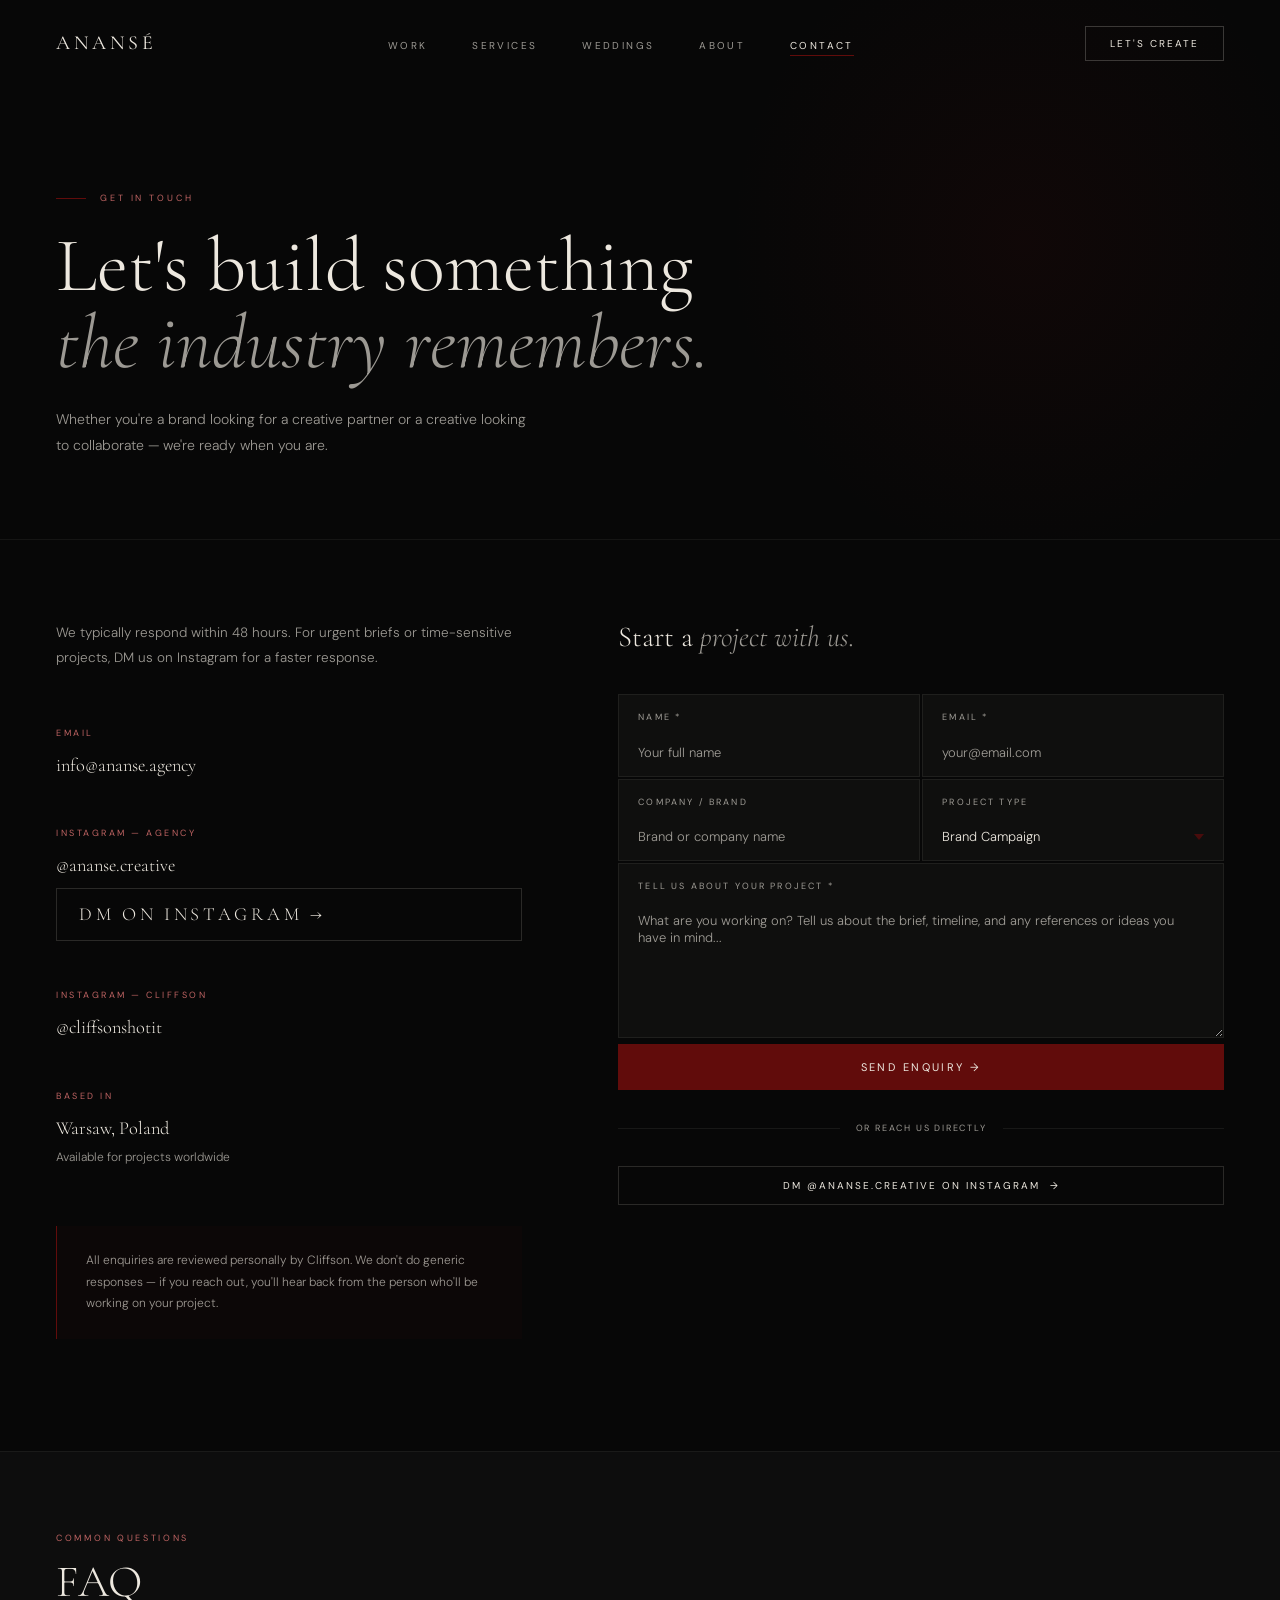
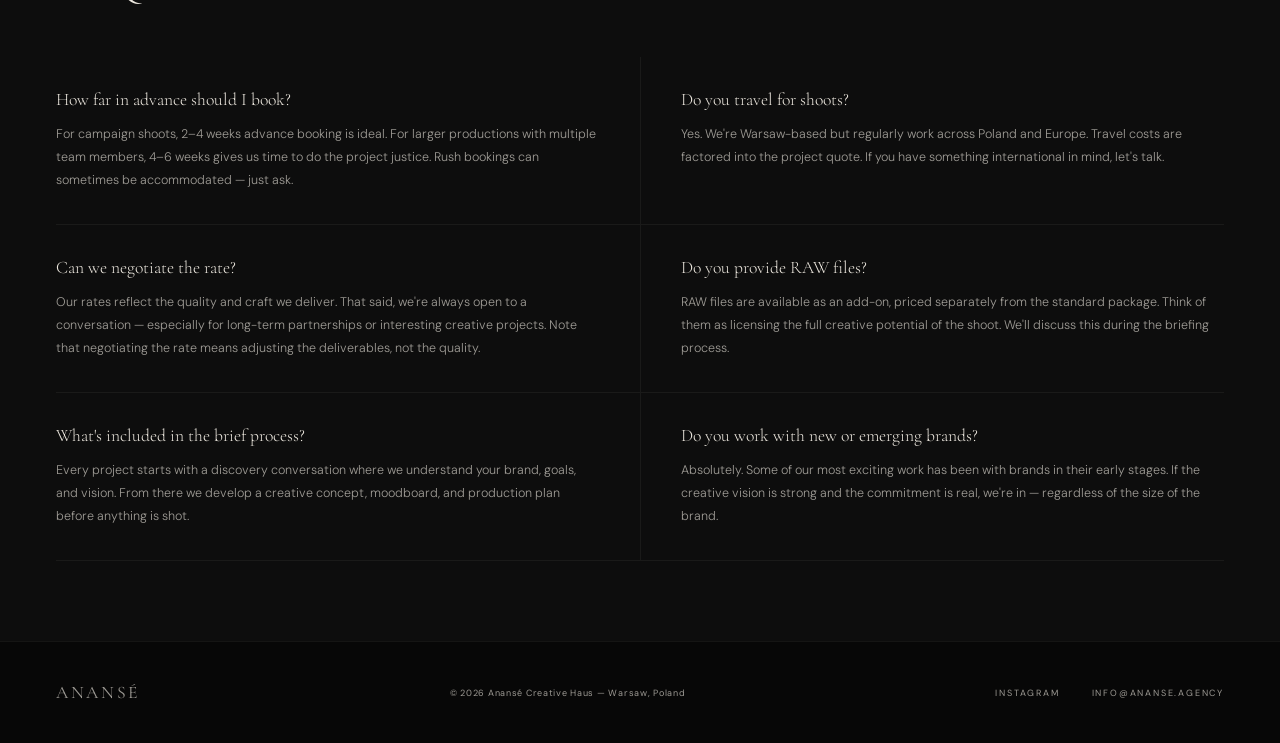
<file: contact.html>
<!DOCTYPE html>
<html lang="en">
<head>
<meta charset="UTF-8">
<script>document.documentElement.classList.add('js');</script>
<meta name="viewport" content="width=device-width, initial-scale=1.0">
<title>Contact — Anansé Creative Haus</title>
<meta name="description" content="Start a project with Anansé Creative Haus. Get in touch via email or Instagram.">
<link rel="canonical" href="https://ananse.agency/contact.html">
<link rel="icon" href="favicon.svg" type="image/svg+xml">
<link rel="apple-touch-icon" href="apple-touch-icon.png">
<meta name="theme-color" content="#070707">
<meta property="og:type" content="website">
<meta property="og:site_name" content="Anansé Creative Haus">
<meta property="og:title" content="Contact — Anansé Creative Haus">
<meta property="og:description" content="Start a project with Anansé Creative Haus. Get in touch via email or Instagram.">
<meta property="og:url" content="https://ananse.agency/contact.html">
<meta property="og:image" content="https://ananse.agency/og-cover.jpg">
<meta property="og:image:width" content="1200">
<meta property="og:image:height" content="630">
<meta name="twitter:card" content="summary_large_image">
<meta name="twitter:title" content="Contact — Anansé Creative Haus">
<meta name="twitter:description" content="Start a project with Anansé Creative Haus. Get in touch via email or Instagram.">
<meta name="twitter:image" content="https://ananse.agency/og-cover.jpg">
<link rel="preconnect" href="https://fonts.googleapis.com">
<link rel="preconnect" href="https://fonts.gstatic.com" crossorigin>
<link rel="stylesheet" href="https://fonts.googleapis.com/css2?family=Cormorant+Garamond:ital,wght@0,300;0,400;0,500;1,300;1,400;1,500&family=DM+Sans:opsz,wght@9..40,300;9..40,400;9..40,500&display=swap">
<link rel="stylesheet" href="css/style.css">
<style>
/* CONTACT LAYOUT */
.contact-layout {
  padding: 5rem 3.5rem 7rem;
  display: grid; grid-template-columns: 1fr 1.3fr; gap: 6rem;
  align-items: start;
}

/* LEFT INFO */
.contact-info {}
.contact-info-intro {
  font-size: 13.5px; line-height: 1.9;
  color: rgba(237,232,223,0.65); font-weight: 300;
  margin-bottom: 3.5rem;
}
.contact-detail { margin-bottom: 3rem; }
.contact-detail-label {
  font-size: 9px; letter-spacing: 0.28em;
  text-transform: uppercase; color: var(--red-text);
  margin-bottom: 0.8rem;
}
.contact-detail a, .contact-detail p {
  font-family: var(--serif); font-size: 1.15rem;
  font-weight: 300; color: var(--cream);
  transition: color 0.3s; line-height: 1.5;
  display: block;
}
.contact-detail a:hover { color: rgba(237,232,223,0.65); }
.contact-ig-btn {
  display: inline-flex; align-items: center; gap: 10px;
  border: 0.5px solid rgba(237,232,223,0.15);
  padding: 12px 22px; color: var(--cream);
  font-size: 10px; letter-spacing: 0.2em;
  text-transform: uppercase;
  transition: all 0.4s; margin-top: 8px;
}
.contact-ig-btn:hover { border-color: var(--red); background: var(--red-dim); }
.response-note {
  margin-top: 3.5rem; padding: 1.5rem 1.8rem;
  border-left: 0.5px solid var(--red);
  background: rgba(97,12,11,0.05);
}
.response-note p {
  font-size: 12px; line-height: 1.8;
  color: rgba(237,232,223,0.65); font-weight: 300;
}

/* FORM */
.contact-form-wrap {}
.contact-form-title {
  font-family: var(--serif); font-size: 1.8rem;
  font-weight: 300; color: var(--cream);
  margin-bottom: 2.5rem; line-height: 1.2;
}
.contact-form-title em { font-style: italic; color: rgba(237,232,223,0.65); }
#contact-form { display: flex; flex-direction: column; gap: 0; }
.form-row { display: grid; grid-template-columns: 1fr 1fr; gap: 2px; }
.form-group {
  display: flex; flex-direction: column;
  margin-bottom: 2px;
}
.form-group.full { grid-column: 1 / -1; }
.form-label {
  font-size: 9px; letter-spacing: 0.24em;
  text-transform: uppercase; color: rgba(237,232,223,0.65);
  padding: 1rem 1.2rem 0.4rem;
  background: rgba(237,232,223,0.03);
  border: 0.5px solid rgba(237,232,223,0.07);
  border-bottom: none;
}
.form-input, .form-select, .form-textarea {
  background: rgba(237,232,223,0.03);
  border: 0.5px solid rgba(237,232,223,0.07);
  border-top: none;
  color: var(--cream); font-family: var(--sans);
  font-size: 13px; font-weight: 300;
  padding: 0.9rem 1.2rem;
  transition: border-color 0.35s, background 0.35s;
  outline: none; width: 100%;
}
.form-input[aria-invalid="true"], .form-textarea[aria-invalid="true"] { border-color: rgba(200,80,80,0.55); }
.form-input:focus, .form-select:focus, .form-textarea:focus {
  border-color: rgba(97,12,11,0.5);
  background: rgba(237,232,223,0.05);
}
.form-input::placeholder, .form-textarea::placeholder {
  color: rgba(237,232,223,0.65);
}
.form-select {
  appearance: none; -webkit-appearance: none;
  background-image: url("data:image/svg+xml,%3Csvg xmlns='http://www.w3.org/2000/svg' width='10' height='6' viewBox='0 0 10 6'%3E%3Cpath fill='rgba(97,12,11,0.7)' d='M0 0l5 6 5-6z'/%3E%3C/svg%3E");
  background-repeat: no-repeat;
  background-position: right 1.2rem center;
}
.form-select option { background: #0d0d0d; color: var(--cream); }
.form-textarea { resize: vertical; min-height: 140px; }
.form-submit { margin-top: 4px; }
.form-submit button { width: 100%; padding: 16px; font-size: 11px; letter-spacing: 0.22em; }
.form-msg {
  margin-top: 1rem; padding: 1rem 1.2rem;
  font-size: 12px; line-height: 1.6;
}
.form-msg.success { color: rgba(139,200,100,0.8); border: 0.5px solid rgba(139,200,100,0.2); }
.form-msg.error { color: rgba(200,80,80,0.8); border: 0.5px solid rgba(200,80,80,0.2); }

/* OR DIVIDER */
.or-divider {
  display: flex; align-items: center; gap: 1rem;
  margin: 2rem 0; color: rgba(237,232,223,0.65);
  font-size: 9px; letter-spacing: 0.2em; text-transform: uppercase;
}
.or-divider::before, .or-divider::after {
  content: ''; flex: 1; height: 0.5px;
  background: rgba(237,232,223,0.07);
}

/* FAQ */
.faq-section {
  padding: 5rem 3.5rem; border-top: 0.5px solid var(--cream-06);
  background: var(--black2);
}
.faq-grid {
  display: grid; grid-template-columns: 1fr 1fr;
  gap: 0; margin-top: 3rem;
}
.faq-item {
  padding: 2rem 2.5rem 2rem 0;
  border-bottom: 0.5px solid var(--cream-06);
}
.faq-item:nth-child(even) { padding-left: 2.5rem; padding-right: 0; border-left: 0.5px solid var(--cream-06); }
.faq-q {
  font-family: var(--serif); font-size: 1.1rem;
  font-weight: 300; color: var(--cream);
  margin-bottom: 0.8rem;
}
.faq-a {
  font-size: 12.5px; line-height: 1.85;
  color: rgba(237,232,223,0.65); font-weight: 300;
}

@media (max-width: 768px) {
  .contact-layout { grid-template-columns: 1fr; gap: 3.5rem; padding: 4rem 1.5rem; }
  .form-row { grid-template-columns: 1fr; }
  .faq-section { padding: 4rem 1.5rem; }
  .faq-grid { grid-template-columns: 1fr; }
  .faq-item:nth-child(even) { border-left: none; padding-left: 0; }
}
</style>
</head>
<body>

<a class="skip-link" href="#main">Skip to content</a>

<nav class="nav">
  <a href="index.html" class="nav-logo">ANANSÉ</a>
  <ul class="nav-links">
    <li><a href="work.html">Work</a></li>
    <li><a href="services.html">Services</a></li>
    <li><a href="weddings.html">Weddings</a></li>
    <li><a href="about.html">About</a></li>
    <li><a href="contact.html">Contact</a></li>
  </ul>
  <a href="contact.html"><button type="button" class="nav-cta-btn">Let's Create</button></a>
  <button class="nav-toggle" type="button" aria-label="Open menu" aria-expanded="false" aria-controls="nav-drawer">
    <span class="nav-toggle-bars" aria-hidden="true"><span></span><span></span></span>
  </button>
</nav>

<div class="nav-drawer" id="nav-drawer" aria-hidden="true">
  <ul>
    <li><a href="work.html">Work</a></li>
    <li><a href="services.html">Services</a></li>
    <li><a href="weddings.html">Weddings</a></li>
    <li><a href="about.html">About</a></li>
    <li><a href="contact.html">Contact</a></li>
  </ul>
  <div class="nav-drawer-meta">Warsaw — Worldwide</div>
</div>


<!-- PAGE HERO -->
<section id="main" class="page-hero">
  <div class="page-hero-glow"></div>
  <div class="page-hero-label rv">Get In Touch</div>
  <h1 class="rv d1">Let's build something<br><em>the industry remembers.</em></h1>
  <p class="page-hero-sub rv d2">Whether you're a brand looking for a creative partner or a creative looking to collaborate — we're ready when you are.</p>
</section>

<!-- CONTACT LAYOUT -->
<div class="contact-layout">

  <!-- LEFT -->
  <div class="contact-info rv">
    <p class="contact-info-intro">We typically respond within 48 hours. For urgent briefs or time-sensitive projects, DM us on Instagram for a faster response.</p>

    <div class="contact-detail">
      <div class="contact-detail-label">Email</div>
      <a href="mailto:info@ananse.agency">info@ananse.agency</a>
    </div>

    <div class="contact-detail">
      <div class="contact-detail-label">Instagram — Agency</div>
      <a href="https://instagram.com/ananse.creative" target="_blank">@ananse.creative</a>
      <a href="https://instagram.com/ananse.creative" target="_blank" class="contact-ig-btn">
        DM on Instagram <span>→</span>
      </a>
    </div>

    <div class="contact-detail">
      <div class="contact-detail-label">Instagram — Cliffson</div>
      <a href="https://instagram.com/cliffsonshotit" target="_blank">@cliffsonshotit</a>
    </div>

    <div class="contact-detail">
      <div class="contact-detail-label">Based In</div>
      <p>Warsaw, Poland<br><span style="color:rgba(237,232,223,0.65);font-family:var(--sans);font-size:12px;font-weight:300;">Available for projects worldwide</span></p>
    </div>

    <div class="response-note">
      <p>All enquiries are reviewed personally by Cliffson. We don't do generic responses — if you reach out, you'll hear back from the person who'll be working on your project.</p>
    </div>
  </div>

  <!-- RIGHT — FORM -->
  <div class="contact-form-wrap rv d2">
    <div class="contact-form-title">Start a <em>project with us.</em></div>
    <form id="contact-form" novalidate>

      <div class="form-row">
        <div class="form-group">
          <label class="form-label" for="f-name">Name *</label>
          <input class="form-input" type="text" name="name" id="f-name" placeholder="Your full name" required aria-required="true">
        </div>
        <div class="form-group">
          <label class="form-label" for="f-email">Email *</label>
          <input class="form-input" type="email" name="email" id="f-email" placeholder="your@email.com" required aria-required="true">
        </div>
      </div>

      <div class="form-row">
        <div class="form-group">
          <label class="form-label" for="f-company">Company / Brand</label>
          <input class="form-input" type="text" name="company" id="f-company" placeholder="Brand or company name">
        </div>
        <div class="form-group">
          <label class="form-label" for="f-type">Project Type</label>
          <select class="form-select" name="type" id="f-type">
            <option value="Brand Campaign">Brand Campaign</option>
            <option value="Fashion & Editorial">Fashion & Editorial</option>
            <option value="Video Production">Video Production</option>
            <option value="Creative Direction">Creative Direction</option>
            <option value="Corporate Storytelling">Corporate Storytelling</option>
            <option value="BTS Coverage">BTS Coverage</option>
            <option value="Wedding">Wedding</option>
            <option value="Other">Other / Not Sure Yet</option>
          </select>
        </div>
      </div>

      <div class="form-group full">
        <label class="form-label" for="f-message">Tell Us About Your Project *</label>
        <textarea class="form-textarea" name="message" id="f-message" placeholder="What are you working on? Tell us about the brief, timeline, and any references or ideas you have in mind..." required aria-required="true"></textarea>
      </div>

      <div class="form-submit">
        <button type="submit" class="btn-solid">Send Enquiry →</button>
      </div>

    </form>

    <div class="or-divider">or reach us directly</div>

    <a href="https://instagram.com/ananse.creative" target="_blank" class="contact-ig-btn" style="width:100%;justify-content:center;display:flex;">
      DM @ananse.creative on Instagram <span>→</span>
    </a>
  </div>

</div>

<!-- FAQ -->
<section class="faq-section">
  <div class="rv"><div class="s-label">Common Questions</div><div class="s-title">FAQ</div></div>
  <div class="faq-grid">
    <div class="faq-item rv d1">
      <div class="faq-q">How far in advance should I book?</div>
      <p class="faq-a">For campaign shoots, 2–4 weeks advance booking is ideal. For larger productions with multiple team members, 4–6 weeks gives us time to do the project justice. Rush bookings can sometimes be accommodated — just ask.</p>
    </div>
    <div class="faq-item rv d2">
      <div class="faq-q">Do you travel for shoots?</div>
      <p class="faq-a">Yes. We're Warsaw-based but regularly work across Poland and Europe. Travel costs are factored into the project quote. If you have something international in mind, let's talk.</p>
    </div>
    <div class="faq-item rv d3">
      <div class="faq-q">Can we negotiate the rate?</div>
      <p class="faq-a">Our rates reflect the quality and craft we deliver. That said, we're always open to a conversation — especially for long-term partnerships or interesting creative projects. Note that negotiating the rate means adjusting the deliverables, not the quality.</p>
    </div>
    <div class="faq-item rv d4">
      <div class="faq-q">Do you provide RAW files?</div>
      <p class="faq-a">RAW files are available as an add-on, priced separately from the standard package. Think of them as licensing the full creative potential of the shoot. We'll discuss this during the briefing process.</p>
    </div>
    <div class="faq-item rv d1">
      <div class="faq-q">What's included in the brief process?</div>
      <p class="faq-a">Every project starts with a discovery conversation where we understand your brand, goals, and vision. From there we develop a creative concept, moodboard, and production plan before anything is shot.</p>
    </div>
    <div class="faq-item rv d2">
      <div class="faq-q">Do you work with new or emerging brands?</div>
      <p class="faq-a">Absolutely. Some of our most exciting work has been with brands in their early stages. If the creative vision is strong and the commitment is real, we're in — regardless of the size of the brand.</p>
    </div>
  </div>
</section>

<footer class="footer">
  <div class="footer-logo">ANANSÉ</div>
  <div class="footer-copy">© <span data-year>2026</span> Anansé Creative Haus — Warsaw, Poland</div>
  <div class="footer-links">
    <a href="https://instagram.com/ananse.creative" target="_blank">Instagram</a>
    <a href="mailto:info@ananse.agency">info@ananse.agency</a>
  </div>
</footer>

<script src="js/main.js"></script>
</body>
</html>
</file>
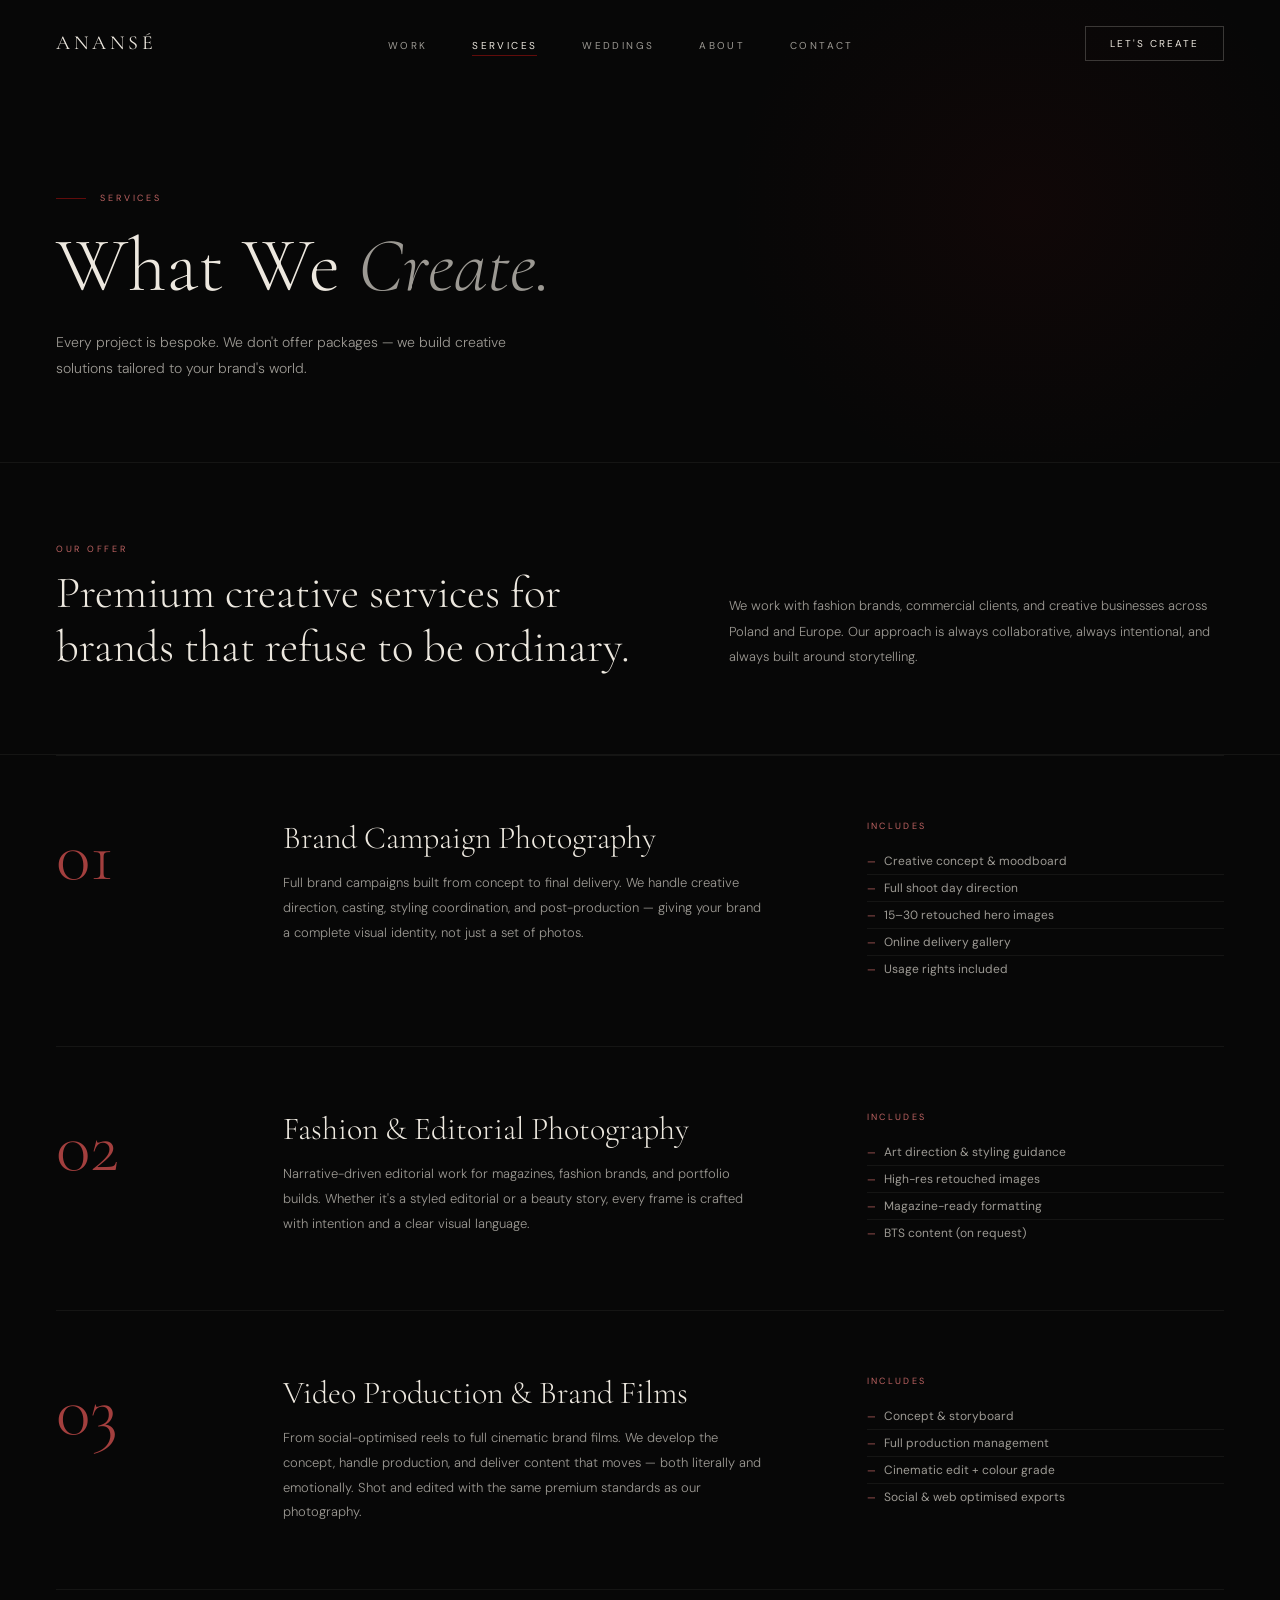
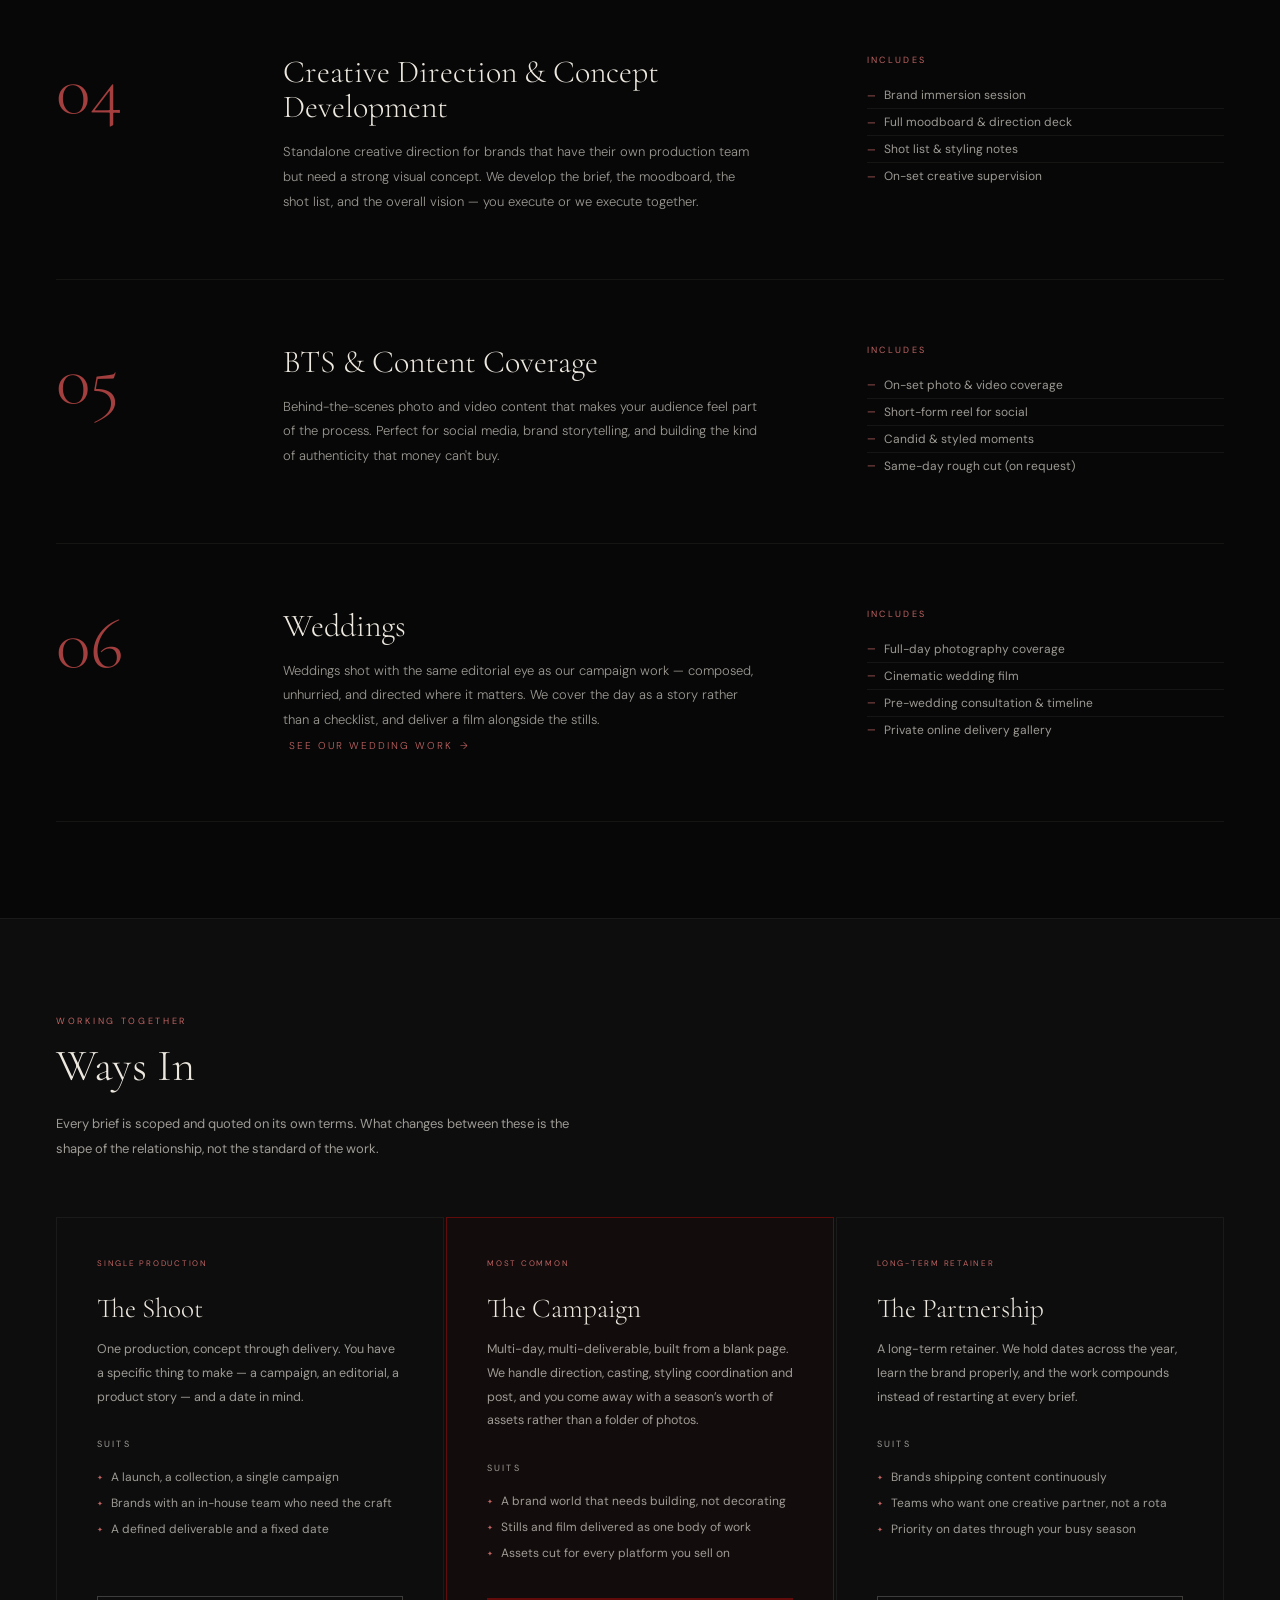
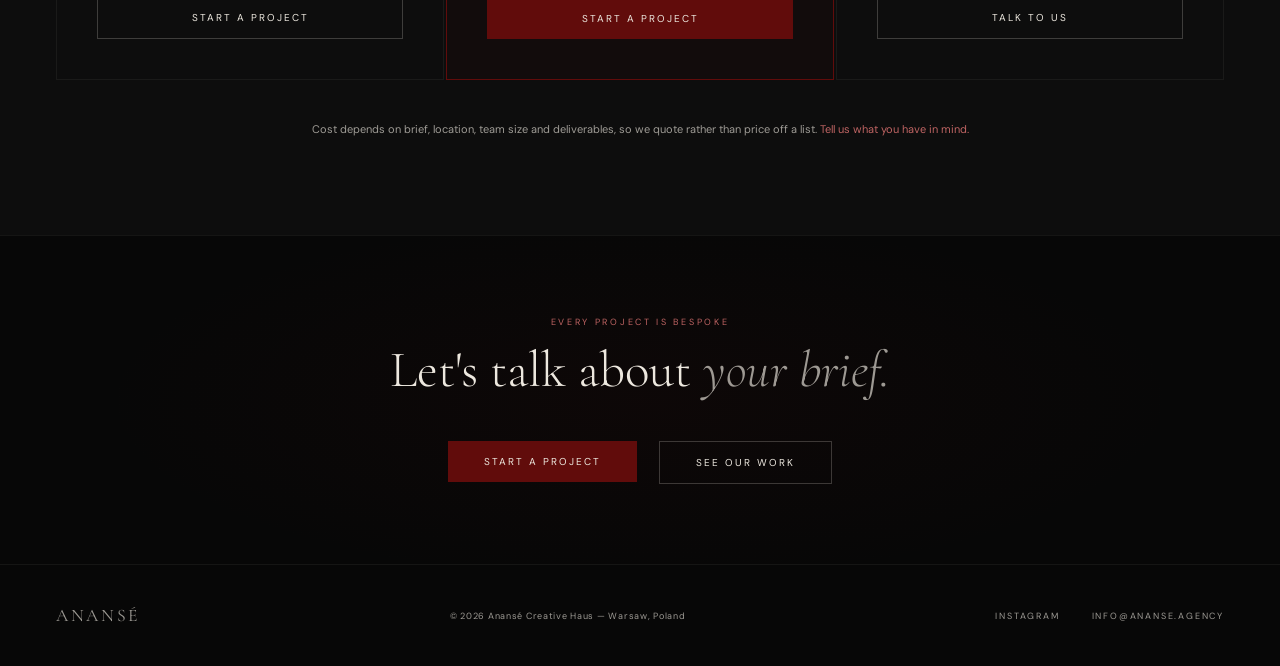
<file: services.html>
<!DOCTYPE html>
<html lang="en">
<head>
<meta charset="UTF-8">
<script>document.documentElement.classList.add('js');</script>
<meta name="viewport" content="width=device-width, initial-scale=1.0">
<title>Services — Anansé Creative Haus</title>
<meta name="description" content="Premium brand campaign photography, editorial, video production, and creative direction. Based in Warsaw, working worldwide.">
<link rel="canonical" href="https://ananse.agency/services.html">
<link rel="icon" href="favicon.svg" type="image/svg+xml">
<link rel="apple-touch-icon" href="apple-touch-icon.png">
<meta name="theme-color" content="#070707">
<meta property="og:type" content="website">
<meta property="og:site_name" content="Anansé Creative Haus">
<meta property="og:title" content="Services — Anansé Creative Haus">
<meta property="og:description" content="Premium brand campaign photography, editorial, video production, and creative direction. Based in Warsaw, working worldwide.">
<meta property="og:url" content="https://ananse.agency/services.html">
<meta property="og:image" content="https://ananse.agency/og-cover.jpg">
<meta property="og:image:width" content="1200">
<meta property="og:image:height" content="630">
<meta name="twitter:card" content="summary_large_image">
<meta name="twitter:title" content="Services — Anansé Creative Haus">
<meta name="twitter:description" content="Premium brand campaign photography, editorial, video production, and creative direction. Based in Warsaw, working worldwide.">
<meta name="twitter:image" content="https://ananse.agency/og-cover.jpg">
<link rel="preconnect" href="https://fonts.googleapis.com">
<link rel="preconnect" href="https://fonts.gstatic.com" crossorigin>
<link rel="stylesheet" href="https://fonts.googleapis.com/css2?family=Cormorant+Garamond:ital,wght@0,300;0,400;0,500;1,300;1,400;1,500&family=DM+Sans:opsz,wght@9..40,300;9..40,400;9..40,500&display=swap">
<link rel="stylesheet" href="css/style.css">
<style>
.services-intro {
  padding: 5rem 3.5rem;
  border-bottom: 0.5px solid var(--cream-06);
  display: grid; grid-template-columns: 1.2fr 1fr; gap: 5rem; align-items: end;
}
.services-intro-right {
  font-size: 13px; line-height: 1.95;
  color: rgba(237,232,223,0.65); font-weight: 300;
  padding-bottom: 0.3rem;
}

/* SERVICE CARDS */
.services-list { padding: 0 3.5rem 6rem; }
.svc-card {
  border-bottom: 0.5px solid var(--cream-06);
  padding: 4rem 0;
  display: grid; grid-template-columns: 0.5fr 1.5fr 1fr; gap: 3rem;
  align-items: start;
  transition: background 0.4s; position: relative;
}
.svc-card::before {
  content: ''; position: absolute; left: -3.5rem; right: -3.5rem; top: 0; bottom: 0;
  background: var(--red-dim); opacity: 0; transition: opacity 0.4s;
}
.svc-card:hover::before { opacity: 1; }
.svc-card:first-child { border-top: 0.5px solid var(--cream-06); }
.svc-num {
  font-family: var(--serif); font-size: 4.5rem;
  font-weight: 300; color: #a33f3e;
  line-height: 1;
}
.svc-main {}
.svc-title {
  font-family: var(--serif); font-size: clamp(1.6rem, 2.5vw, 2.2rem);
  font-weight: 300; color: var(--cream);
  margin-bottom: 1rem; line-height: 1.1;
  transition: color 0.35s;
}
.svc-card:hover .svc-title { color: var(--cream); }
.svc-desc {
  font-size: 13px; line-height: 1.9;
  color: rgba(237,232,223,0.65); font-weight: 300;
  max-width: 480px;
}
.svc-meta {}
.svc-includes-label {
  font-size: 9px; letter-spacing: 0.26em;
  text-transform: uppercase; color: var(--red-text);
  margin-bottom: 1rem;
}
.svc-includes li {
  font-size: 12px; color: rgba(237,232,223,0.65);
  padding: 5px 0; border-bottom: 0.5px solid var(--cream-06);
  display: flex; align-items: center; gap: 8px;
}
.svc-includes li::before { content: '—'; color: var(--red-text); font-size: 10px; }
.svc-includes li:last-child { border-bottom: none; }

/* COMING SOON BADGE */
.svc-link {
  display: inline-flex; align-items: center; gap: 7px;
  margin-left: 6px;
  font-size: 10px; letter-spacing: 0.2em; text-transform: uppercase;
  color: var(--red-text); transition: color 0.3s;
}
.svc-link:hover { color: var(--cream); }
.svc-link .arr { display: inline-block; transition: transform 0.35s; }
.svc-link:hover .arr { transform: translateX(4px); }
.badge-soon {
  display: inline-block;
  font-size: 8px; letter-spacing: 0.2em;
  text-transform: uppercase;
  border: 0.5px solid var(--red);
  color: var(--red-text); padding: 3px 10px;
  margin-left: 12px; vertical-align: middle;
}

/* WAYS OF WORKING */
.ways-section {
  padding: 6rem 3.5rem;
  border-top: 0.5px solid var(--cream-06);
  background: var(--black2);
}
.ways-grid {
  display: grid; grid-template-columns: repeat(3,1fr);
  gap: 2px; margin-top: 3.5rem;
}
.way-card {
  padding: 2.5rem; border: 0.5px solid var(--cream-06);
  display: flex; flex-direction: column;
  transition: border-color 0.4s;
}
.way-card:hover { border-color: rgba(237,232,223,0.2); }
.way-card.featured {
  border-color: var(--red);
  background: rgba(97,12,11,0.06);
}
.way-tag {
  font-size: 8px; letter-spacing: 0.22em;
  text-transform: uppercase; color: var(--red-text);
  margin-bottom: 1.5rem;
}
.way-name {
  font-family: var(--serif); font-size: 1.7rem;
  font-weight: 300; color: var(--cream); margin-bottom: 0.8rem;
}
.way-desc {
  font-size: 12.5px; color: rgba(237,232,223,0.65);
  line-height: 1.9; margin-bottom: 1.8rem;
}
.way-label {
  font-size: 9px; letter-spacing: 0.24em; text-transform: uppercase;
  color: rgba(237,232,223,0.65); margin-bottom: 0.9rem;
}
.way-list { margin-bottom: 2rem; }
.way-list li {
  font-size: 12px; color: rgba(237,232,223,0.65);
  padding: 5px 0; display: flex; gap: 8px; align-items: flex-start;
}
.way-list li::before { content: '\2726'; color: var(--red-text); font-size: 7px; margin-top: 4px; flex-shrink: 0; }
.way-cta { margin-top: auto; }
@media (max-width: 768px) {
  .services-intro { grid-template-columns: 1fr; gap: 2rem; padding: 4rem 1.5rem; }
  .services-list { padding: 0 1.5rem 4rem; }
  .svc-card { grid-template-columns: 1fr; gap: 1.5rem; }
  .ways-section { padding: 4rem 1.5rem; }
  .ways-grid { grid-template-columns: 1fr; gap: 4px; }
}
</style>
</head>
<body>

<a class="skip-link" href="#main">Skip to content</a>

<nav class="nav">
  <a href="index.html" class="nav-logo">ANANSÉ</a>
  <ul class="nav-links">
    <li><a href="work.html">Work</a></li>
    <li><a href="services.html">Services</a></li>
    <li><a href="weddings.html">Weddings</a></li>
    <li><a href="about.html">About</a></li>
    <li><a href="contact.html">Contact</a></li>
  </ul>
  <a href="contact.html"><button type="button" class="nav-cta-btn">Let's Create</button></a>
  <button class="nav-toggle" type="button" aria-label="Open menu" aria-expanded="false" aria-controls="nav-drawer">
    <span class="nav-toggle-bars" aria-hidden="true"><span></span><span></span></span>
  </button>
</nav>

<div class="nav-drawer" id="nav-drawer" aria-hidden="true">
  <ul>
    <li><a href="work.html">Work</a></li>
    <li><a href="services.html">Services</a></li>
    <li><a href="weddings.html">Weddings</a></li>
    <li><a href="about.html">About</a></li>
    <li><a href="contact.html">Contact</a></li>
  </ul>
  <div class="nav-drawer-meta">Warsaw — Worldwide</div>
</div>


<!-- PAGE HERO -->
<section id="main" class="page-hero">
  <div class="page-hero-glow"></div>
  <div class="page-hero-label rv">Services</div>
  <h1 class="rv d1">What We <em>Create.</em></h1>
  <p class="page-hero-sub rv d2">Every project is bespoke. We don't offer packages — we build creative solutions tailored to your brand's world.</p>
</section>

<!-- SERVICES INTRO -->
<div class="services-intro">
  <div class="rv"><div class="s-label">Our Offer</div><div class="s-title" style="margin-top:0.5rem;">Premium creative services for brands that refuse to be ordinary.</div></div>
  <p class="services-intro-right rv d2">We work with fashion brands, commercial clients, and creative businesses across Poland and Europe. Our approach is always collaborative, always intentional, and always built around storytelling.</p>
</div>

<!-- SERVICE LIST -->
<div class="services-list">

  <div class="svc-card rv">
    <div class="svc-num">01</div>
    <div class="svc-main">
      <div class="svc-title">Brand Campaign Photography</div>
      <p class="svc-desc">Full brand campaigns built from concept to final delivery. We handle creative direction, casting, styling coordination, and post-production — giving your brand a complete visual identity, not just a set of photos.</p>
    </div>
    <div class="svc-meta">
      <div class="svc-includes-label">Includes</div>
      <ul class="svc-includes">
        <li>Creative concept & moodboard</li>
        <li>Full shoot day direction</li>
        <li>15–30 retouched hero images</li>
        <li>Online delivery gallery</li>
        <li>Usage rights included</li>
      </ul>
    </div>
  </div>

  <div class="svc-card rv">
    <div class="svc-num">02</div>
    <div class="svc-main">
      <div class="svc-title">Fashion & Editorial Photography</div>
      <p class="svc-desc">Narrative-driven editorial work for magazines, fashion brands, and portfolio builds. Whether it's a styled editorial or a beauty story, every frame is crafted with intention and a clear visual language.</p>
    </div>
    <div class="svc-meta">
      <div class="svc-includes-label">Includes</div>
      <ul class="svc-includes">
        <li>Art direction & styling guidance</li>
        <li>High-res retouched images</li>
        <li>Magazine-ready formatting</li>
        <li>BTS content (on request)</li>
      </ul>
    </div>
  </div>

  <div class="svc-card rv">
    <div class="svc-num">03</div>
    <div class="svc-main">
      <div class="svc-title">Video Production & Brand Films</div>
      <p class="svc-desc">From social-optimised reels to full cinematic brand films. We develop the concept, handle production, and deliver content that moves — both literally and emotionally. Shot and edited with the same premium standards as our photography.</p>
    </div>
    <div class="svc-meta">
      <div class="svc-includes-label">Includes</div>
      <ul class="svc-includes">
        <li>Concept & storyboard</li>
        <li>Full production management</li>
        <li>Cinematic edit + colour grade</li>
        <li>Social & web optimised exports</li>
      </ul>
    </div>
  </div>

  <div class="svc-card rv">
    <div class="svc-num">04</div>
    <div class="svc-main">
      <div class="svc-title">Creative Direction & Concept Development</div>
      <p class="svc-desc">Standalone creative direction for brands that have their own production team but need a strong visual concept. We develop the brief, the moodboard, the shot list, and the overall vision — you execute or we execute together.</p>
    </div>
    <div class="svc-meta">
      <div class="svc-includes-label">Includes</div>
      <ul class="svc-includes">
        <li>Brand immersion session</li>
        <li>Full moodboard & direction deck</li>
        <li>Shot list & styling notes</li>
        <li>On-set creative supervision</li>
      </ul>
    </div>
  </div>

  <div class="svc-card rv">
    <div class="svc-num">05</div>
    <div class="svc-main">
      <div class="svc-title">BTS & Content Coverage</div>
      <p class="svc-desc">Behind-the-scenes photo and video content that makes your audience feel part of the process. Perfect for social media, brand storytelling, and building the kind of authenticity that money can't buy.</p>
    </div>
    <div class="svc-meta">
      <div class="svc-includes-label">Includes</div>
      <ul class="svc-includes">
        <li>On-set photo & video coverage</li>
        <li>Short-form reel for social</li>
        <li>Candid & styled moments</li>
        <li>Same-day rough cut (on request)</li>
      </ul>
    </div>
  </div>

  <div class="svc-card rv">
    <div class="svc-num">06</div>
    <div class="svc-main">
      <div class="svc-title">Weddings</div>
      <p class="svc-desc">Weddings shot with the same editorial eye as our campaign work — composed, unhurried, and directed where it matters. We cover the day as a story rather than a checklist, and deliver a film alongside the stills. <a href="weddings.html" class="svc-link">See our wedding work <span class="arr">&rarr;</span></a></p>
    </div>
    <div class="svc-meta">
      <div class="svc-includes-label">Includes</div>
      <ul class="svc-includes">
        <li>Full-day photography coverage</li>
        <li>Cinematic wedding film</li>
        <li>Pre-wedding consultation &amp; timeline</li>
        <li>Private online delivery gallery</li>
      </ul>
    </div>
  </div>

</div>

<!-- PRICING -->
<section class="ways-section">
  <div class="rv"><div class="s-label">Working Together</div><div class="s-title">Ways In</div></div>
  <p style="font-size:13px;color:rgba(237,232,223,0.65);max-width:520px;margin-top:1.2rem;line-height:1.9;">Every brief is scoped and quoted on its own terms. What changes between these is the shape of the relationship, not the standard of the work.</p>
  <div class="ways-grid">

    <div class="way-card rv d1">
      <div class="way-tag">Single Production</div>
      <div class="way-name">The Shoot</div>
      <p class="way-desc">One production, concept through delivery. You have a specific thing to make &mdash; a campaign, an editorial, a product story &mdash; and a date in mind.</p>
      <div class="way-label">Suits</div>
      <ul class="way-list">
        <li>A launch, a collection, a single campaign</li>
        <li>Brands with an in-house team who need the craft</li>
        <li>A defined deliverable and a fixed date</li>
      </ul>
      <div class="way-cta"><a href="contact.html"><button type="button" class="btn-outline" style="width:100%;">Start a Project</button></a></div>
    </div>

    <div class="way-card featured rv d2">
      <div class="way-tag">Most Common</div>
      <div class="way-name">The Campaign</div>
      <p class="way-desc">Multi-day, multi-deliverable, built from a blank page. We handle direction, casting, styling coordination and post, and you come away with a season&rsquo;s worth of assets rather than a folder of photos.</p>
      <div class="way-label">Suits</div>
      <ul class="way-list">
        <li>A brand world that needs building, not decorating</li>
        <li>Stills and film delivered as one body of work</li>
        <li>Assets cut for every platform you sell on</li>
      </ul>
      <div class="way-cta"><a href="contact.html"><button type="button" class="btn-solid" style="width:100%;">Start a Project</button></a></div>
    </div>

    <div class="way-card rv d3">
      <div class="way-tag">Long-Term Retainer</div>
      <div class="way-name">The Partnership</div>
      <p class="way-desc">A long-term retainer. We hold dates across the year, learn the brand properly, and the work compounds instead of restarting at every brief.</p>
      <div class="way-label">Suits</div>
      <ul class="way-list">
        <li>Brands shipping content continuously</li>
        <li>Teams who want one creative partner, not a rota</li>
        <li>Priority on dates through your busy season</li>
      </ul>
      <div class="way-cta"><a href="contact.html"><button type="button" class="btn-outline" style="width:100%;">Talk To Us</button></a></div>
    </div>

  </div>
  <p style="font-size:11px;color:rgba(237,232,223,0.65);text-align:center;margin-top:2.5rem;line-height:1.7;">Cost depends on brief, location, team size and deliverables, so we quote rather than price off a list. <a href="contact.html" style="color:var(--red-text);">Tell us what you have in mind.</a></p>
</section>

<!-- CTA -->
<section style="padding:5rem 3.5rem;text-align:center;border-top:0.5px solid var(--cream-06);position:relative;overflow:hidden;">
  <div style="position:absolute;inset:0;background:radial-gradient(ellipse 60% 80% at 50% 50%,rgba(97,12,11,0.07) 0%,transparent 70%);"></div>
  <div class="rv">
    <div class="s-label">Every project is bespoke</div>
    <h2 style="font-family:var(--serif);font-size:clamp(2rem,4vw,3.8rem);font-weight:300;color:var(--cream);margin-bottom:1.2rem;">Let's talk about <em style="font-style:italic;color:rgba(237,232,223,0.65);">your brief.</em></h2>
    <div style="margin-top:2.5rem;display:flex;justify-content:center;gap:1.4rem;flex-wrap:wrap;">
      <a href="contact.html"><button type="button" class="btn-solid">Start a Project</button></a>
      <a href="work.html"><button type="button" class="btn-outline">See Our Work</button></a>
    </div>
  </div>
</section>

<footer class="footer">
  <div class="footer-logo">ANANSÉ</div>
  <div class="footer-copy">© <span data-year>2026</span> Anansé Creative Haus — Warsaw, Poland</div>
  <div class="footer-links">
    <a href="https://instagram.com/ananse.creative" target="_blank">Instagram</a>
    <a href="mailto:info@ananse.agency">info@ananse.agency</a>
  </div>
</footer>

<script src="js/main.js"></script>
</body>
</html>
</file>
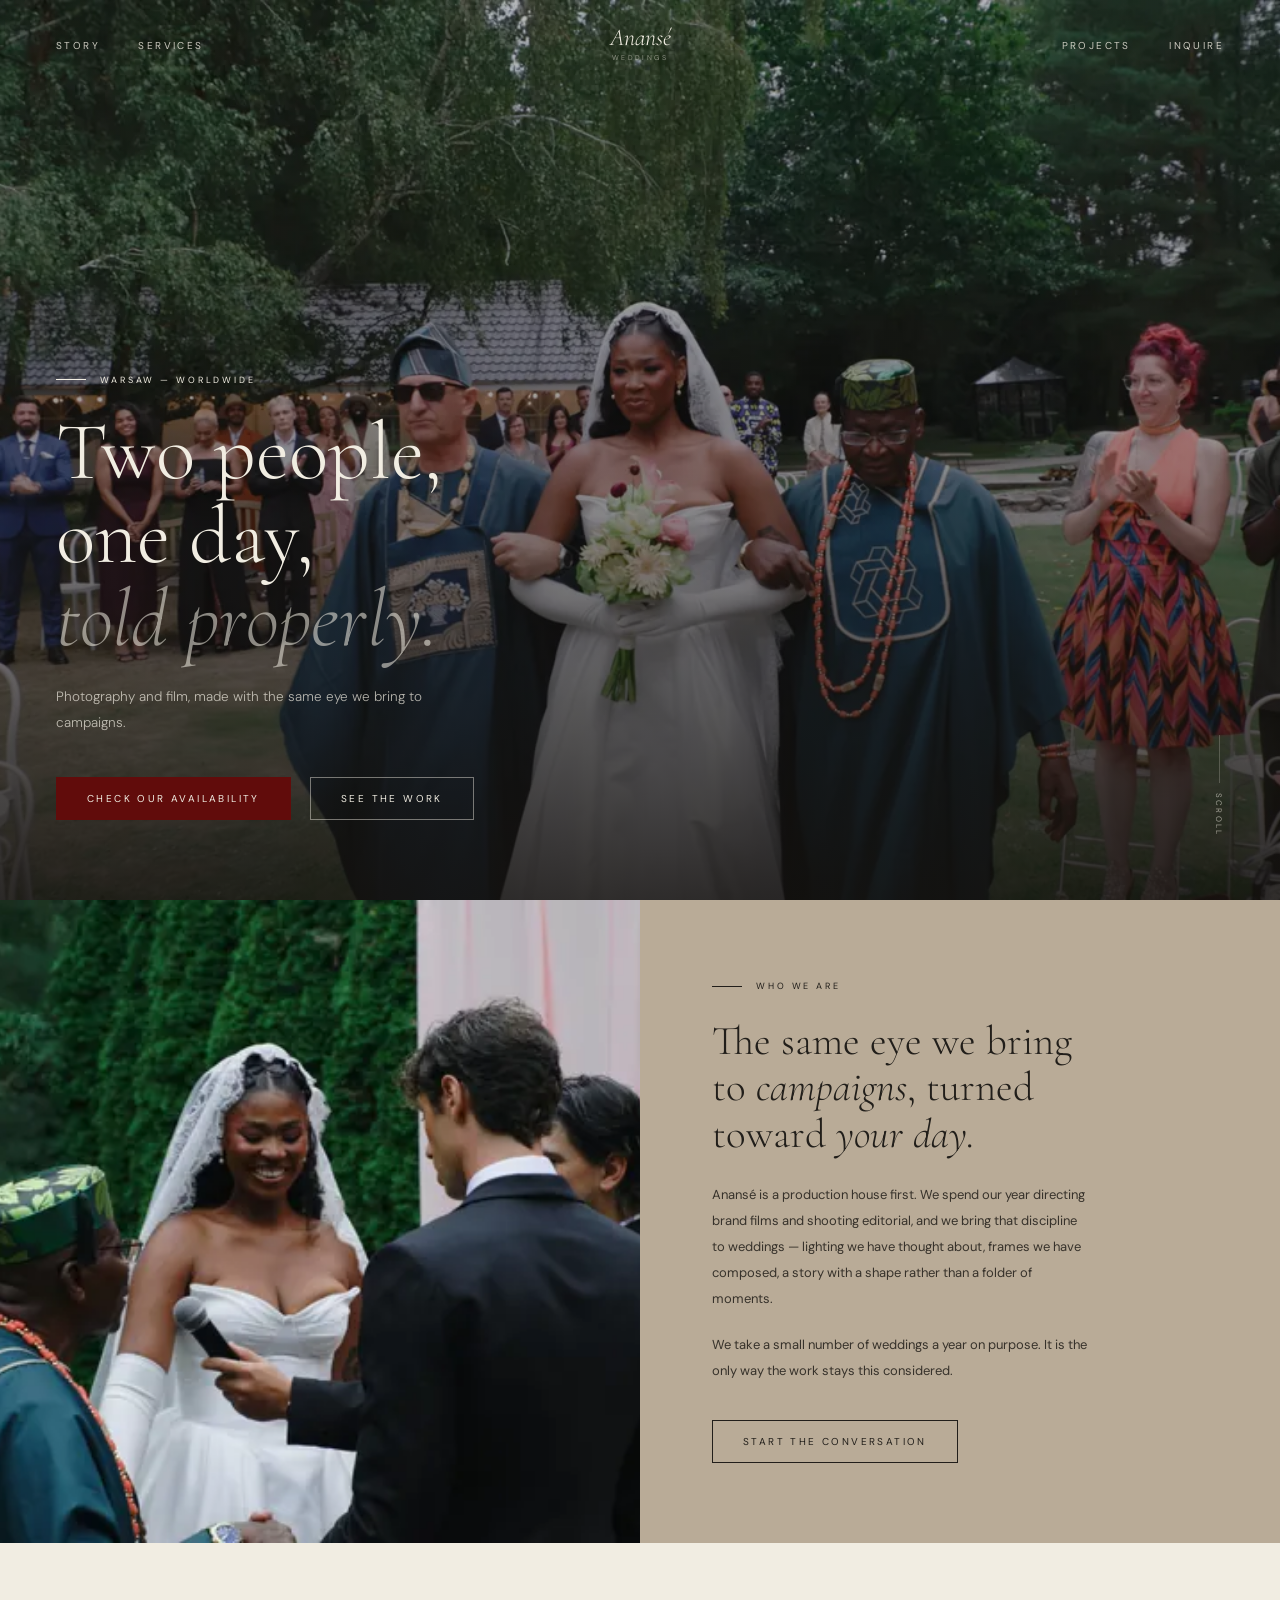
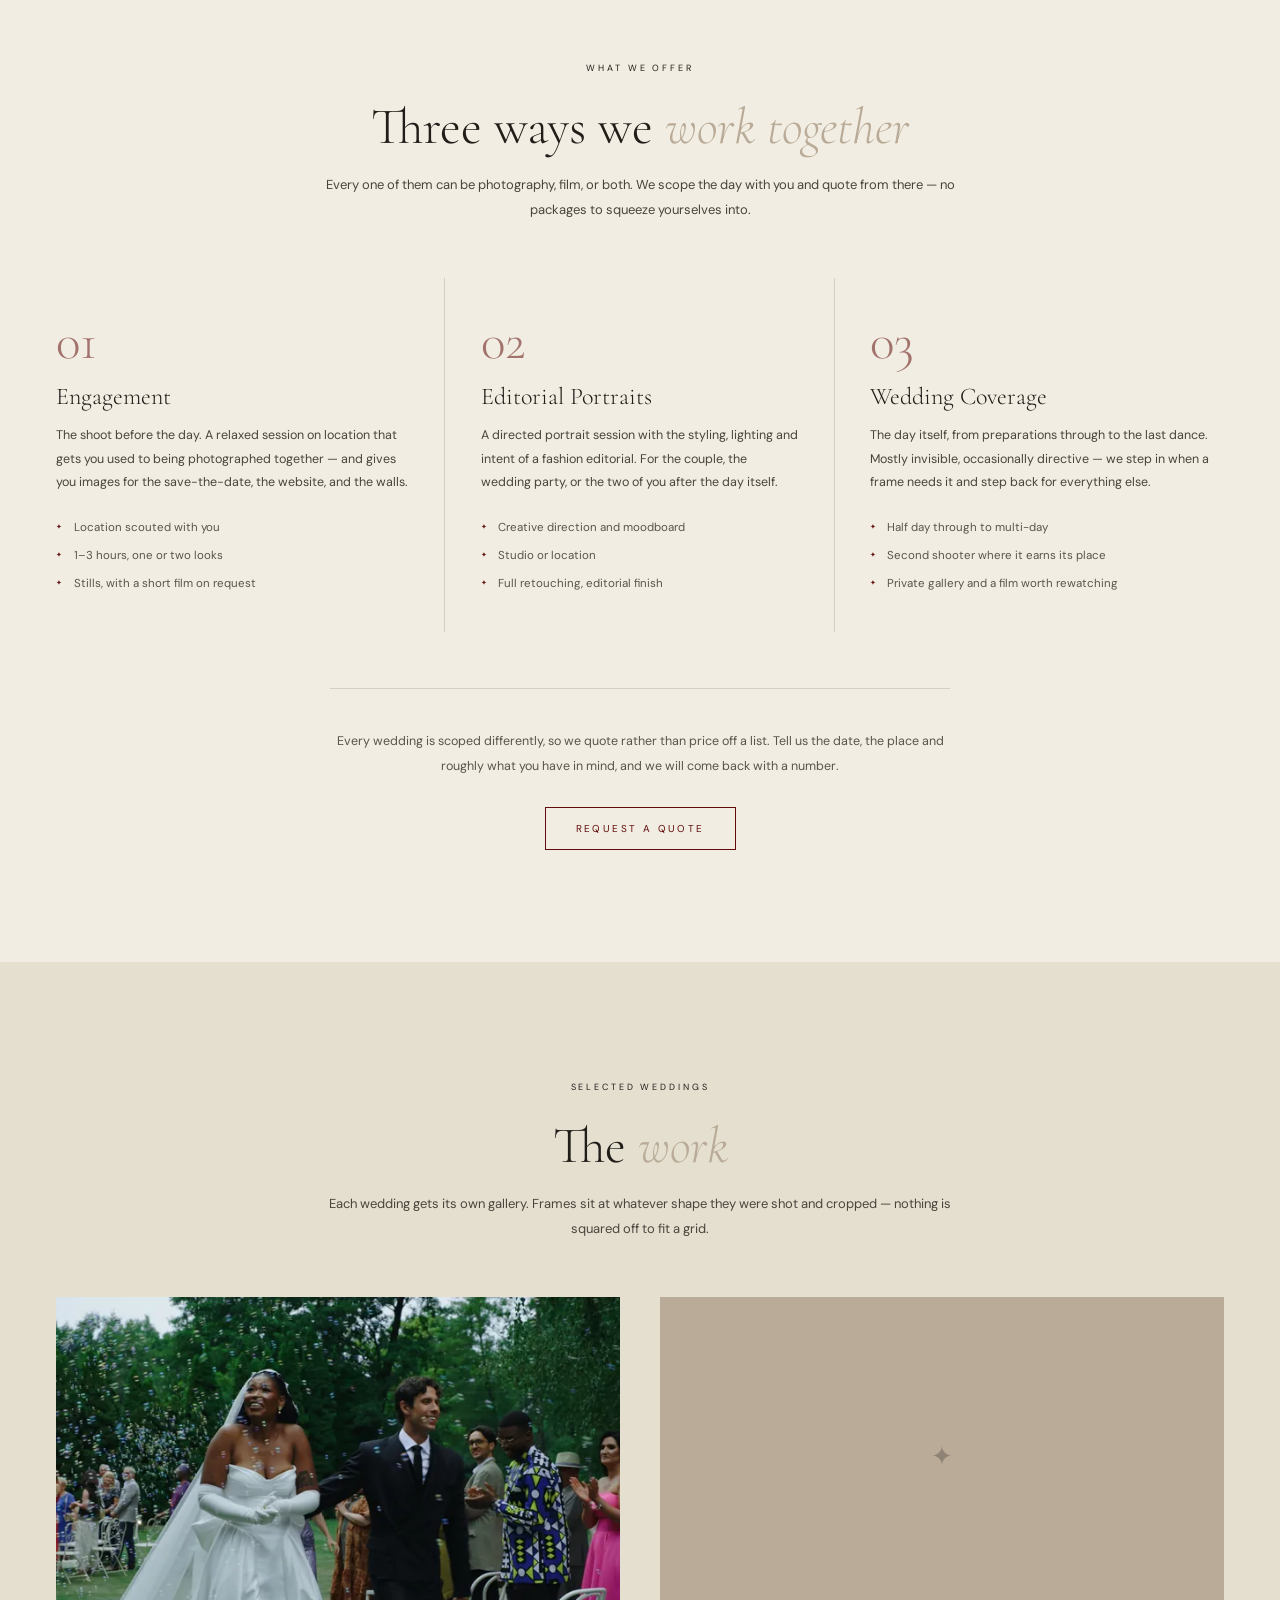
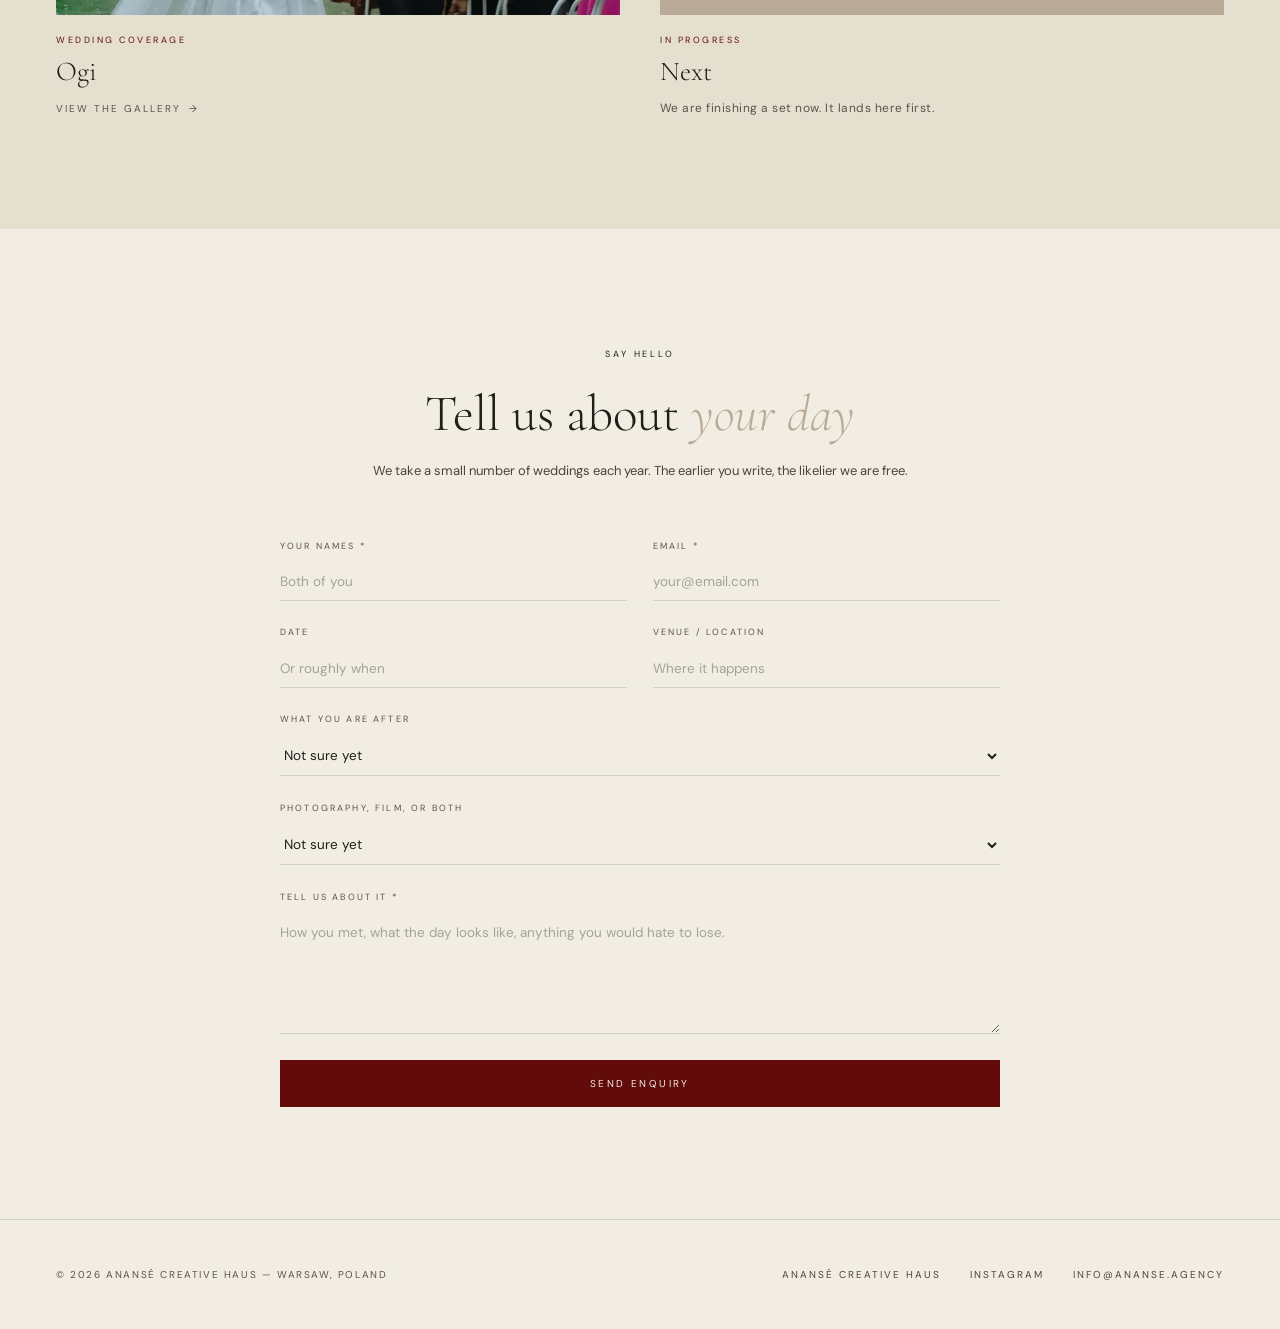
<file: weddings-preview.html>
<!DOCTYPE html>
<html lang="en">
<head>
<meta charset="UTF-8">
<script>document.documentElement.classList.add('js');</script>
<meta name="robots" content="noindex, nofollow">
<meta name="viewport" content="width=device-width, initial-scale=1.0">
<title>Weddings — Anansé Creative Haus</title>
<meta name="description" content="Engagements, editorial portraits and full wedding coverage — photographed and filmed with an editorial eye. Warsaw and worldwide.">
<link rel="canonical" href="https://ananse.agency/weddings-preview.html">
<link rel="icon" href="favicon.svg" type="image/svg+xml">
<link rel="apple-touch-icon" href="apple-touch-icon.png">
<meta name="theme-color" content="#f1ede2">
<meta property="og:type" content="website">
<meta property="og:site_name" content="Anansé Creative Haus">
<meta property="og:title" content="Weddings — Anansé Creative Haus">
<meta property="og:description" content="Engagements, editorial portraits and full wedding coverage — photographed and filmed with an editorial eye.">
<meta property="og:url" content="https://ananse.agency/weddings-preview.html">
<meta property="og:image" content="https://ananse.agency/og-cover.jpg">
<meta property="og:image:width" content="1200">
<meta property="og:image:height" content="630">
<meta name="twitter:card" content="summary_large_image">
<meta name="twitter:title" content="Weddings — Anansé Creative Haus">
<meta name="twitter:description" content="Engagements, editorial portraits and full wedding coverage — photographed and filmed with an editorial eye.">
<meta name="twitter:image" content="https://ananse.agency/og-cover.jpg">
<link rel="preconnect" href="https://fonts.googleapis.com">
<link rel="preconnect" href="https://fonts.gstatic.com" crossorigin>
<link rel="stylesheet" href="https://fonts.googleapis.com/css2?family=Cormorant+Garamond:ital,wght@0,300;0,400;0,500;1,300;1,400;1,500&family=DM+Sans:opsz,wght@9..40,300;9..40,400;9..40,500&display=swap">
<link rel="stylesheet" href="css/style.css">
<link rel="stylesheet" href="css/weddings.css">
</head>
<body class="wed">
<a class="skip-link" href="#main">Skip to content</a>

<nav class="wed-nav" id="wed-nav">
  <ul class="wed-nav-links">
    <li><a href="#story">Story</a></li>
    <li><a href="#services">Services</a></li>
  </ul>
  <a href="weddings-preview.html" class="wed-mark" aria-label="Anansé Weddings">
    Anansé<span>Weddings</span>
  </a>
  <ul class="wed-nav-links right">
    <li><a href="#projects">Projects</a></li>
    <li><a href="#inquire">Inquire</a></li>
  </ul>
  <button class="wed-nav-toggle" type="button" id="wed-toggle"
          aria-label="Open menu" aria-expanded="false" aria-controls="wed-drawer">
    <span></span><span></span>
  </button>
</nav>

<div class="wed-drawer" id="wed-drawer" aria-hidden="true">
  <ul>
    <li><a href="#story">Story</a></li>
    <li><a href="#services">Services</a></li>
    <li><a href="#projects">Projects</a></li>
    <li><a href="#inquire">Inquire</a></li>
    <li><a href="index.html">Anansé Creative Haus</a></li>
  </ul>
</div>

<!-- ── HERO ── full-bleed landscape, same shape as the main site's hero ── -->
<header class="wed-hero" id="main">
  <div class="wed-hero-media">
    <img src="images/weddings/ogi-02-1280.webp"
         srcset="images/weddings/ogi-02-640.webp 640w, images/weddings/ogi-02-1280.webp 1280w"
         sizes="100vw" width="1920" height="1080"
         alt="A wedding photographed by Anansé Creative Haus" fetchpriority="high" decoding="async">
  </div>
  <div class="wed-hero-scrim"></div>
  <div class="wed-hero-content">
    <div class="wed-eyebrow">Warsaw — Worldwide</div>
    <h1>Two people,<br>one day,<br><em>told properly.</em></h1>
    <p class="wed-hero-sub">Photography and film, made with the same eye we bring to campaigns.</p>
    <div class="wed-btns">
      <a href="#inquire" class="wed-btn solid">Check Our Availability</a>
      <a href="#projects" class="wed-btn ghost">See The Work</a>
    </div>
  </div>
  <div class="wed-scroll" aria-hidden="true">
    <div class="wed-scroll-bar"><div class="wed-scroll-line"></div></div>
    <div class="wed-scroll-txt">Scroll</div>
  </div>
</header>

<!-- ── STORY ── -->
<section class="wed-split" id="story">
  <div class="wed-split-img">
    <img src="images/weddings/wedding-story-640.webp"
         srcset="images/weddings/wedding-story-640.webp 640w, images/weddings/wedding-story-1280.webp 1280w"
         sizes="(max-width: 768px) 100vw, 50vw" width="1920" height="1080"
         alt="A quiet moment from a wedding day" loading="lazy" decoding="async">
  </div>
  <div class="wed-split-panel">
    <div class="wed-eyebrow ink">Who We Are</div>
    <h2>The same eye we bring<br>to <em>campaigns</em>, turned<br>toward <em>your day.</em></h2>
    <p>Anansé is a production house first. We spend our year directing brand films and shooting editorial, and we bring that discipline to weddings — lighting we have thought about, frames we have composed, a story with a shape rather than a folder of moments.</p>
    <p>We take a small number of weddings a year on purpose. It is the only way the work stays this considered.</p>
    <a href="#inquire" class="wed-btn">Start The Conversation</a>
  </div>
</section>

<!-- ── SERVICES ── -->
<section class="wed-section" id="services">
  <div class="wed-head">
    <div class="wed-eyebrow ink">What We Offer</div>
    <h2>Three ways we <em>work together</em></h2>
    <p>Every one of them can be photography, film, or both. We scope the day with you and quote from there — no packages to squeeze yourselves into.</p>
  </div>
  <div class="wed-services">
    <article class="wed-service">
      <div class="wed-service-num">01</div>
      <h3>Engagement</h3>
      <p>The shoot before the day. A relaxed session on location that gets you used to being photographed together — and gives you images for the save-the-date, the website, and the walls.</p>
      <ul>
        <li>Location scouted with you</li>
        <li>1–3 hours, one or two looks</li>
        <li>Stills, with a short film on request</li>
      </ul>
    </article>
    <article class="wed-service">
      <div class="wed-service-num">02</div>
      <h3>Editorial Portraits</h3>
      <p>A directed portrait session with the styling, lighting and intent of a fashion editorial. For the couple, the wedding party, or the two of you after the day itself.</p>
      <ul>
        <li>Creative direction and moodboard</li>
        <li>Studio or location</li>
        <li>Full retouching, editorial finish</li>
      </ul>
    </article>
    <article class="wed-service">
      <div class="wed-service-num">03</div>
      <h3>Wedding Coverage</h3>
      <p>The day itself, from preparations through to the last dance. Mostly invisible, occasionally directive — we step in when a frame needs it and step back for everything else.</p>
      <ul>
        <li>Half day through to multi-day</li>
        <li>Second shooter where it earns its place</li>
        <li>Private gallery and a film worth rewatching</li>
      </ul>
    </article>
  </div>
  <div class="wed-services-note">
    <p>Every wedding is scoped differently, so we quote rather than price off a list. Tell us the date, the place and roughly what you have in mind, and we will come back with a number.</p>
    <a href="#inquire" class="wed-btn">Request A Quote</a>
  </div>
</section>

<!-- ── PROJECTS ── -->
<section class="wed-section tint" id="projects">
  <div class="wed-head">
    <div class="wed-eyebrow ink">Selected Weddings</div>
    <h2>The <em>work</em></h2>
    <p>Each wedding gets its own gallery. Frames sit at whatever shape they were shot and cropped — nothing is squared off to fit a grid.</p>
  </div>

  <!-- Each card's aspect-ratio comes from the cover file's real pixel size, so
       an unfilled card can never be a different shape from a filled one.
       To add a wedding: duplicate a card, point it at its own page, and set
       both the style aspect-ratio and the img width/height from the file. -->
  <div class="wed-projects">
    <a class="wed-project" href="weddings-ogi.html">
      <div class="wed-project-img" style="aspect-ratio: 1920 / 1080;">
        <img src="images/weddings/ogi-07-640.webp"
             srcset="images/weddings/ogi-07-640.webp 640w, images/weddings/ogi-07-1280.webp 1280w"
             sizes="(max-width: 768px) 100vw, 50vw" width="1920" height="1080"
             alt="Ogi's wedding" loading="lazy" decoding="async">
      </div>
      <div class="wed-project-meta">
        <div class="wed-project-cat">Wedding Coverage</div>
        <h3>Ogi</h3>
        <span class="wed-project-link">View the gallery <span class="arr">&rarr;</span></span>
      </div>
    </a>

    <div class="wed-project next">
      <div class="wed-project-img" style="aspect-ratio: 1920 / 1080;">
        <div class="wed-project-empty"><span>&#10022;</span></div>
      </div>
      <div class="wed-project-meta">
        <div class="wed-project-cat">In Progress</div>
        <h3>Next</h3>
        <span class="wed-project-note">We are finishing a set now. It lands here first.</span>
      </div>
    </div>
  </div>
</section>

<!-- ── INQUIRE ── -->
<section class="wed-section" id="inquire">
  <div class="wed-head">
    <div class="wed-eyebrow ink">Say Hello</div>
    <h2>Tell us about <em>your day</em></h2>
    <p>We take a small number of weddings each year. The earlier you write, the likelier we are free.</p>
  </div>
  <div class="wed-form-wrap">
    <form id="contact-form" class="wed-form" novalidate>
      <input type="hidden" name="type" value="Wedding">
      <div class="wed-field">
        <label for="w-name">Your Names *</label>
        <input type="text" name="name" id="w-name" placeholder="Both of you" required aria-required="true">
      </div>
      <div class="wed-field">
        <label for="w-email">Email *</label>
        <input type="email" name="email" id="w-email" placeholder="your@email.com" required aria-required="true">
      </div>
      <div class="wed-field">
        <label for="w-date">Date</label>
        <input type="text" name="weddingDate" id="w-date" data-extra="Date" placeholder="Or roughly when">
      </div>
      <div class="wed-field">
        <label for="w-venue">Venue / Location</label>
        <input type="text" name="venue" id="w-venue" data-extra="Venue" placeholder="Where it happens">
      </div>
      <div class="wed-field full">
        <label for="w-service">What you are after</label>
        <select name="service" id="w-service" data-extra="Service">
          <option value="">Not sure yet</option>
          <option value="Engagement">Engagement</option>
          <option value="Editorial Portraits">Editorial Portraits</option>
          <option value="Wedding Coverage">Wedding Coverage</option>
          <option value="Engagement + Wedding Coverage">Engagement + Wedding Coverage</option>
        </select>
      </div>
      <div class="wed-field full">
        <label for="w-format">Photography, film, or both</label>
        <select name="format" id="w-format" data-extra="Format">
          <option value="">Not sure yet</option>
          <option value="Photography">Photography</option>
          <option value="Film">Film</option>
          <option value="Both">Both</option>
        </select>
      </div>
      <div class="wed-field full">
        <label for="w-message">Tell us about it *</label>
        <textarea name="message" id="w-message" placeholder="How you met, what the day looks like, anything you would hate to lose." required aria-required="true"></textarea>
      </div>
      <div class="wed-field full">
        <button type="submit" class="wed-btn solid full-w">Send Enquiry</button>
      </div>
    </form>
  </div>
</section>

<footer class="wed-footer">
  <div class="wed-footer-note">&copy; <span data-year>2026</span> Anansé Creative Haus — Warsaw, Poland</div>
  <div class="wed-footer-links">
    <a href="index.html">Anansé Creative Haus</a>
    <a href="https://instagram.com/ananse.creative" target="_blank" rel="noopener">Instagram</a>
    <a href="mailto:info@ananse.agency">info@ananse.agency</a>
  </div>
</footer>

<script src="js/main.js"></script>
<script src="js/weddings.js"></script>
</body>
</html>
</file>
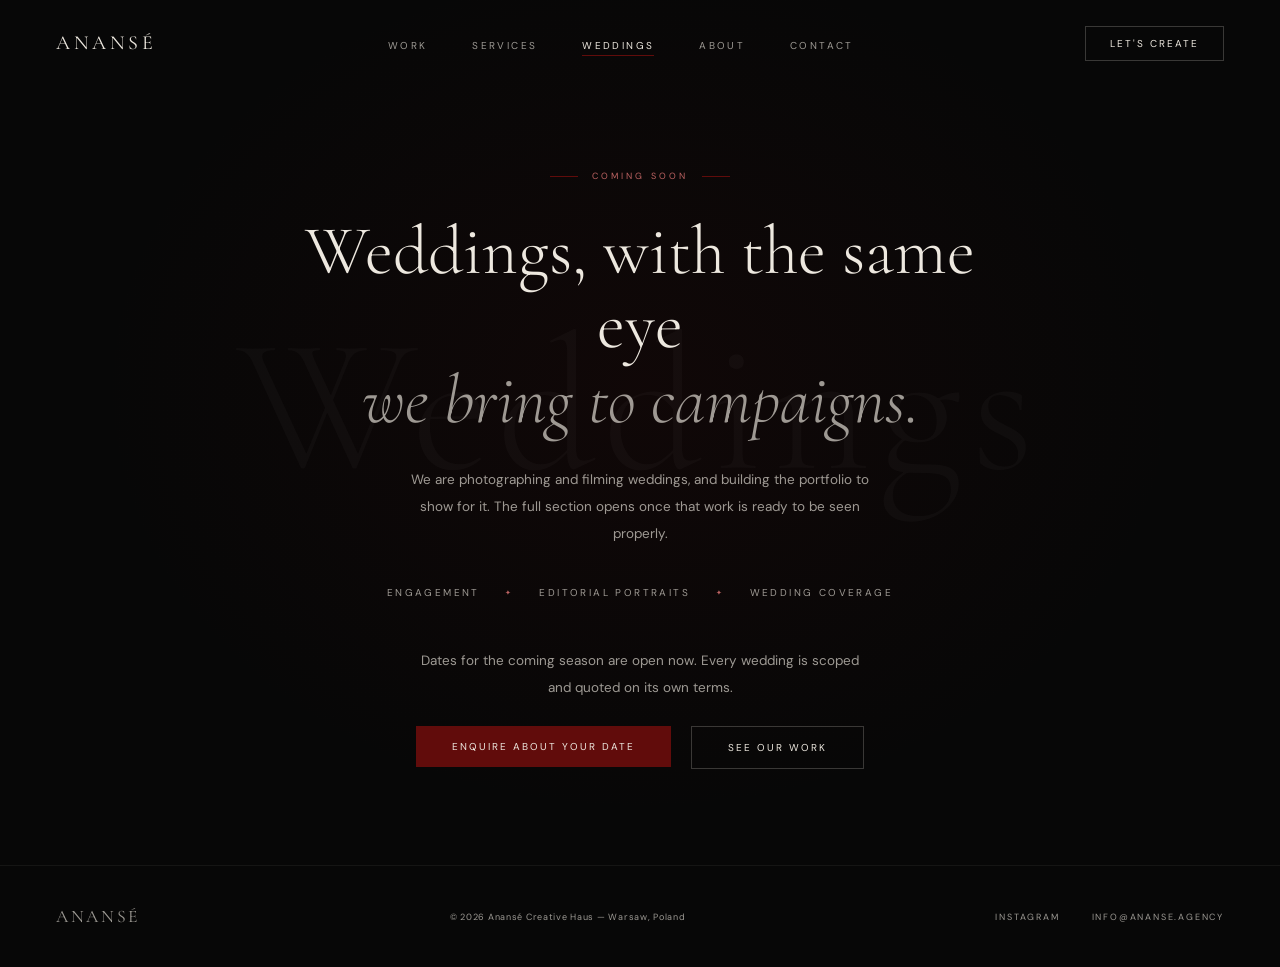
<file: weddings.html>
<!DOCTYPE html>
<html lang="en">
<head>
<meta charset="UTF-8">
<script>document.documentElement.classList.add('js');</script>
<meta name="viewport" content="width=device-width, initial-scale=1.0">
<title>Weddings — Anansé Creative Haus</title>
<meta name="description" content="Anansé Weddings is coming soon — engagement, editorial portraits and wedding coverage, shot with an editorial eye. Warsaw and worldwide. Enquiries open now.">
<link rel="canonical" href="https://ananse.agency/weddings.html">
<link rel="icon" href="favicon.svg" type="image/svg+xml">
<link rel="apple-touch-icon" href="apple-touch-icon.png">
<meta name="theme-color" content="#070707">
<meta property="og:type" content="website">
<meta property="og:site_name" content="Anansé Creative Haus">
<meta property="og:title" content="Weddings — Anansé Creative Haus">
<meta property="og:description" content="Anansé Weddings is coming soon. Enquiries for the season are open now.">
<meta property="og:url" content="https://ananse.agency/weddings.html">
<meta property="og:image" content="https://ananse.agency/og-cover.jpg">
<meta property="og:image:width" content="1200">
<meta property="og:image:height" content="630">
<meta name="twitter:card" content="summary_large_image">
<meta name="twitter:title" content="Weddings — Anansé Creative Haus">
<meta name="twitter:description" content="Anansé Weddings is coming soon. Enquiries for the season are open now.">
<meta name="twitter:image" content="https://ananse.agency/og-cover.jpg">
<link rel="preconnect" href="https://fonts.googleapis.com">
<link rel="preconnect" href="https://fonts.gstatic.com" crossorigin>
<link rel="stylesheet" href="https://fonts.googleapis.com/css2?family=Cormorant+Garamond:ital,wght@0,300;0,400;0,500;1,300;1,400;1,500&family=DM+Sans:opsz,wght@9..40,300;9..40,400;9..40,500&display=swap">
<link rel="stylesheet" href="css/style.css">
<style>
/* Holding page. The built section lives at weddings-preview.html and moves
   here once the portfolio is ready to show. */
.soon {
  min-height: 88vh;
  display: flex; flex-direction: column;
  align-items: center; justify-content: center; text-align: center;
  padding: 10rem 3.5rem 6rem;
  position: relative; overflow: hidden;
}
.soon-glow {
  position: absolute; inset: 0;
  background: radial-gradient(ellipse 60% 70% at 50% 45%, rgba(97,12,11,0.10) 0%, transparent 70%);
  pointer-events: none;
}
.soon-mark {
  position: absolute; left: 50%; top: 47%;
  transform: translate(-50%, -50%);
  font-family: var(--serif); font-weight: 300;
  font-size: clamp(4rem, 15vw, 15rem); line-height: 1;
  letter-spacing: 0.04em; color: rgba(237,232,223,0.03);
  white-space: nowrap; pointer-events: none; user-select: none;
}
.soon-inner { position: relative; z-index: 2; max-width: 680px; }
.soon-eyebrow {
  font-size: 9px; letter-spacing: 0.34em; text-transform: uppercase;
  color: var(--red-text); margin-bottom: 2rem;
  display: inline-flex; align-items: center; gap: 14px;
}
.soon-eyebrow::before, .soon-eyebrow::after {
  content: ''; width: 28px; height: 0.5px; background: var(--red);
}
.soon h1 {
  font-family: var(--serif); font-weight: 300;
  font-size: clamp(2.6rem, 5.4vw, 4.6rem); line-height: 1.08;
  color: var(--cream); margin-bottom: 1.8rem;
}
.soon h1 em { font-style: italic; color: rgba(237,232,223,0.65); }
.soon-body {
  font-size: 13.5px; line-height: 2; color: rgba(237,232,223,0.65);
  max-width: 460px; margin: 0 auto 1.6rem;
}
.soon-services {
  display: flex; gap: 1.6rem; justify-content: center; flex-wrap: wrap;
  margin: 2.4rem 0 3rem;
  font-size: 10px; letter-spacing: 0.24em; text-transform: uppercase;
  color: rgba(237,232,223,0.65);
}
.soon-services span { display: inline-flex; align-items: center; gap: 1.6rem; }
.soon-services span::after { content: '\2726'; color: var(--red-text); font-size: 7px; }
.soon-services span:last-child::after { content: none; }
.soon-btns { display: flex; gap: 1.3rem; justify-content: center; flex-wrap: wrap; }
@media (max-width: 768px) {
  .soon { padding: 8rem 1.5rem 4rem; min-height: 84vh; }
  .soon-services, .soon-services span { gap: 1rem; }
}

</style>
</head>
<body>
<a class="skip-link" href="#main">Skip to content</a>

<nav class="nav">
  <a href="index.html" class="nav-logo">ANANSÉ</a>
  <ul class="nav-links">
    <li><a href="work.html">Work</a></li>
    <li><a href="services.html">Services</a></li>
    <li><a href="weddings.html">Weddings</a></li>
    <li><a href="about.html">About</a></li>
    <li><a href="contact.html">Contact</a></li>
  </ul>
  <a href="contact.html"><button type="button" class="nav-cta-btn">Let's Create</button></a>
  <button class="nav-toggle" type="button" aria-label="Open menu" aria-expanded="false" aria-controls="nav-drawer">
    <span class="nav-toggle-bars" aria-hidden="true"><span></span><span></span></span>
  </button>
</nav>

<div class="nav-drawer" id="nav-drawer" aria-hidden="true">
  <ul>
    <li><a href="work.html">Work</a></li>
    <li><a href="services.html">Services</a></li>
    <li><a href="weddings.html">Weddings</a></li>
    <li><a href="about.html">About</a></li>
    <li><a href="contact.html">Contact</a></li>
  </ul>
  <div class="nav-drawer-meta">Warsaw — Worldwide</div>
</div>

<section id="main" class="soon">
  <div class="soon-glow"></div>
  <div class="soon-mark" aria-hidden="true">Weddings</div>
  <div class="soon-inner">
    <div class="soon-eyebrow">Coming Soon</div>
    <h1>Weddings, with the same eye<br><em>we bring to campaigns.</em></h1>
    <p class="soon-body">We are photographing and filming weddings, and building the portfolio to show for it. The full section opens once that work is ready to be seen properly.</p>
    <div class="soon-services">
      <span>Engagement</span><span>Editorial Portraits</span><span>Wedding Coverage</span>
    </div>
    <p class="soon-body">Dates for the coming season are open now. Every wedding is scoped and quoted on its own terms.</p>
    <div class="soon-btns">
      <a href="contact.html"><button type="button" class="btn-solid">Enquire About Your Date</button></a>
      <a href="work.html"><button type="button" class="btn-outline">See Our Work</button></a>
    </div>
  </div>
</section>


<footer class="footer">
  <div class="footer-logo">ANANSÉ</div>
  <div class="footer-copy">© <span data-year>2026</span> Anansé Creative Haus — Warsaw, Poland</div>
  <div class="footer-links">
    <a href="https://instagram.com/ananse.creative" target="_blank">Instagram</a>
    <a href="mailto:info@ananse.agency">info@ananse.agency</a>
  </div>
</footer>

<script src="js/main.js"></script>
</body>
</html>
</file>
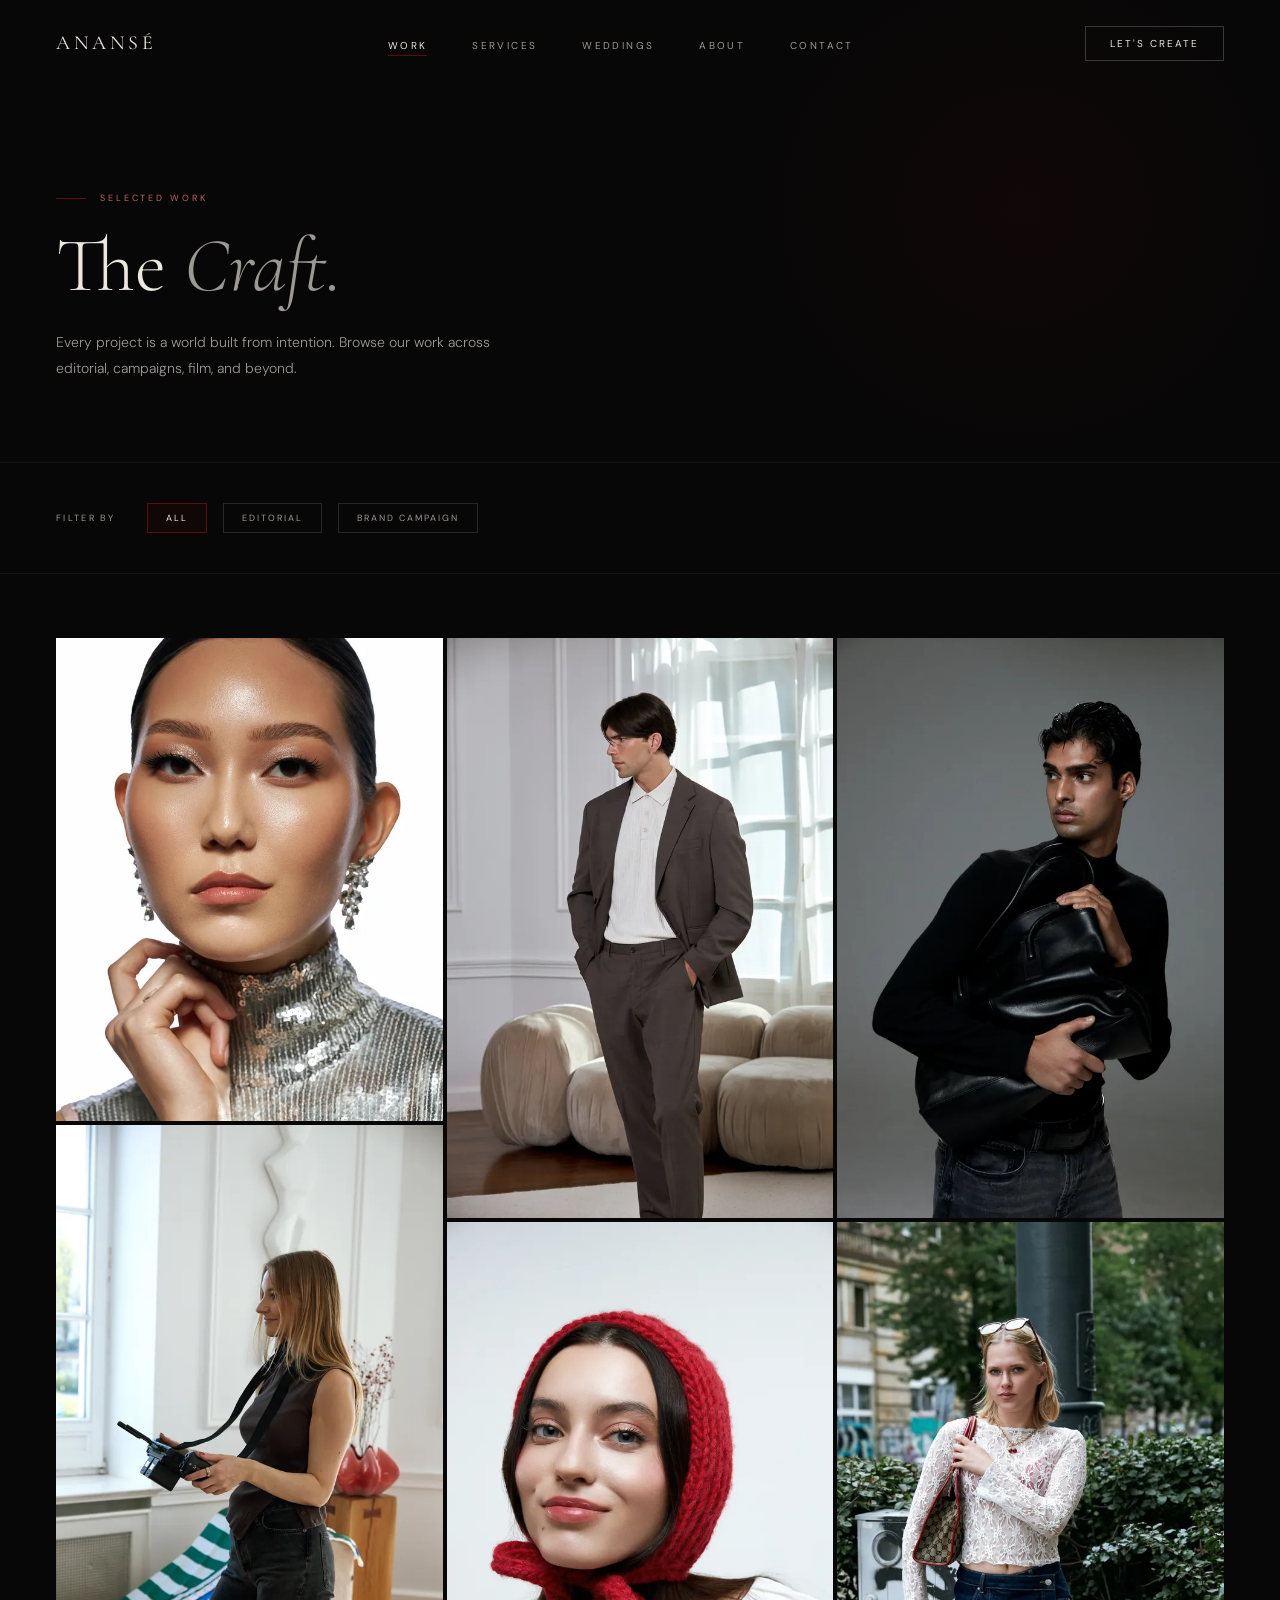
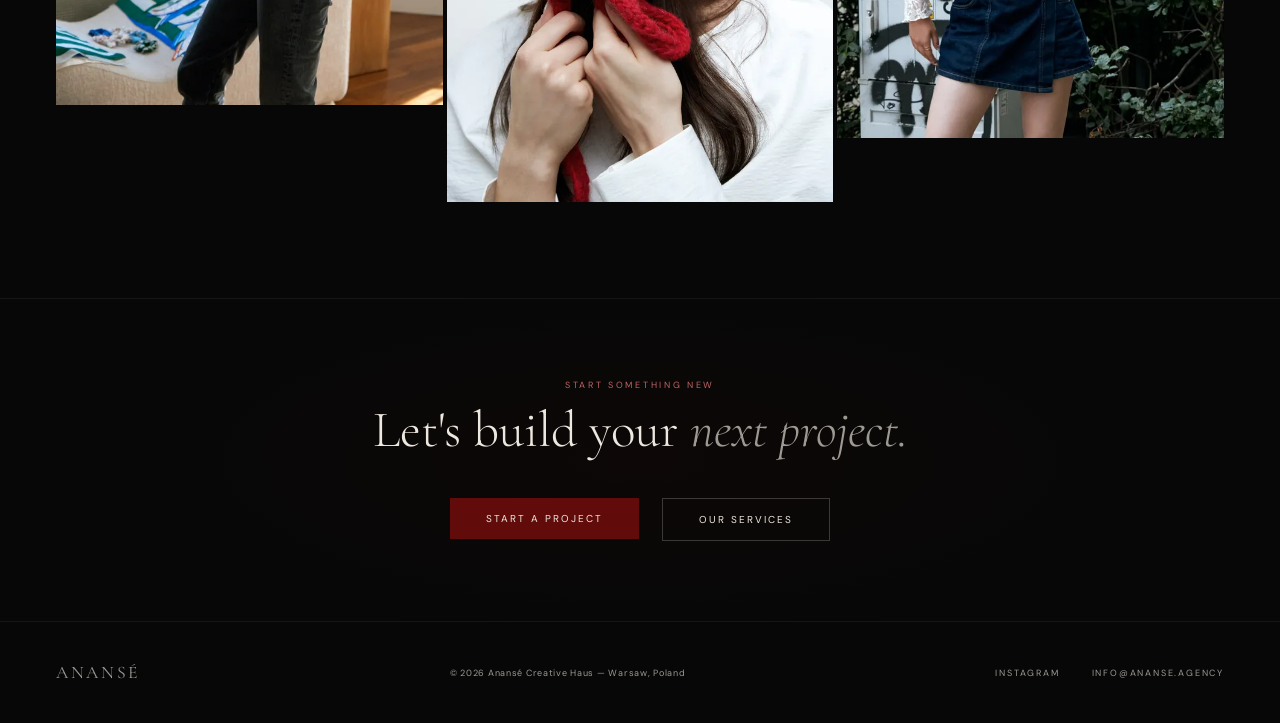
<file: work.html>
<!DOCTYPE html>
<html lang="en">
<head>
<meta charset="UTF-8">
<script>document.documentElement.classList.add('js');</script>
<meta name="viewport" content="width=device-width, initial-scale=1.0">
<title>Work — Anansé Creative Haus</title>
<meta name="description" content="Selected work from Anansé Creative Haus — editorial photography, brand campaigns, film, and BTS content.">
<link rel="canonical" href="https://ananse.agency/work.html">
<link rel="icon" href="favicon.svg" type="image/svg+xml">
<link rel="apple-touch-icon" href="apple-touch-icon.png">
<meta name="theme-color" content="#070707">
<meta property="og:type" content="website">
<meta property="og:site_name" content="Anansé Creative Haus">
<meta property="og:title" content="Work — Anansé Creative Haus">
<meta property="og:description" content="Selected work from Anansé Creative Haus — editorial photography, brand campaigns, film, and BTS content.">
<meta property="og:url" content="https://ananse.agency/work.html">
<meta property="og:image" content="https://ananse.agency/og-cover.jpg">
<meta property="og:image:width" content="1200">
<meta property="og:image:height" content="630">
<meta name="twitter:card" content="summary_large_image">
<meta name="twitter:title" content="Work — Anansé Creative Haus">
<meta name="twitter:description" content="Selected work from Anansé Creative Haus — editorial photography, brand campaigns, film, and BTS content.">
<meta name="twitter:image" content="https://ananse.agency/og-cover.jpg">
<link rel="preconnect" href="https://fonts.googleapis.com">
<link rel="preconnect" href="https://fonts.gstatic.com" crossorigin>
<link rel="stylesheet" href="https://fonts.googleapis.com/css2?family=Cormorant+Garamond:ital,wght@0,300;0,400;0,500;1,300;1,400;1,500&family=DM+Sans:opsz,wght@9..40,300;9..40,400;9..40,500&display=swap">
<link rel="stylesheet" href="css/style.css">
<style>
/* FILTER BAR */
.filter-bar {
  padding: 2.5rem 3.5rem;
  border-bottom: 0.5px solid var(--cream-06);
  display: flex; align-items: center; gap: 1rem; flex-wrap: wrap;
}
.filter-label {
  font-size: 9px; letter-spacing: 0.26em;
  text-transform: uppercase; color: rgba(237,232,223,0.65);
  margin-right: 1rem;
}
.filter-btn {
  font-size: 9px; letter-spacing: 0.22em;
  text-transform: uppercase;
  border: 0.5px solid rgba(237,232,223,0.14);
  padding: 8px 18px; color: rgba(237,232,223,0.65);
  background: transparent;
  transition: all 0.35s; font-family: var(--sans);
}
.filter-btn:hover, .filter-btn.active {
  border-color: var(--red);
  color: var(--cream);
  background: var(--red-dim);
}

/* GALLERY */
.gallery-section { padding: 4rem 3.5rem 6rem; }

.gallery-item { position: relative; overflow: hidden; background: #111; }
.gallery-item .gi-wrap {
  width: 100%; overflow: hidden;
  transition: transform 0.8s var(--ease);
}
.gallery-item:hover .gi-wrap { transform: scale(1.05); }
/* No forced ratio — each tile's aspect-ratio is set inline from the file's
   real pixel dimensions, so no photo is ever recropped to fit a box. */
.gi-wrap img { width: 100%; height: 100%; object-fit: cover; display: block; }
.gallery-item { display: block; }
.gi-overlay {
  position: absolute; inset: 0;
  background: linear-gradient(to top, rgba(7,7,7,0.9) 0%, rgba(7,7,7,0.15) 50%, transparent 70%);
  opacity: 0; transition: opacity 0.5s;
}
.gallery-item:hover .gi-overlay { opacity: 1; }
.gi-info {
  position: absolute; bottom: 0; left: 0; right: 0;
  padding: 1.8rem 1.2rem 1.2rem;
  transform: translateY(10px); opacity: 0;
  transition: all 0.5s var(--ease);
}
.gallery-item:hover .gi-info { transform: translateY(0); opacity: 1; }
.gi-cat {
  font-size: 8px; letter-spacing: 0.24em;
  text-transform: uppercase; color: var(--red-text); margin-bottom: 5px;
}
.gi-name {
  font-family: var(--serif); font-size: 1.05rem;
  font-weight: 300; color: var(--cream); line-height: 1.25;
}


@media (max-width: 768px) {
  .gallery-grid { grid-template-columns: 1fr 1fr; }
  .filter-bar { padding: 2rem 1.5rem; }
  .gallery-section { padding: 2.5rem 1.5rem 4rem; }
}
</style>
</head>
<body>

<a class="skip-link" href="#main">Skip to content</a>

<nav class="nav">
  <a href="index.html" class="nav-logo">ANANSÉ</a>
  <ul class="nav-links">
    <li><a href="work.html">Work</a></li>
    <li><a href="services.html">Services</a></li>
    <li><a href="weddings.html">Weddings</a></li>
    <li><a href="about.html">About</a></li>
    <li><a href="contact.html">Contact</a></li>
  </ul>
  <a href="contact.html"><button type="button" class="nav-cta-btn">Let's Create</button></a>
  <button class="nav-toggle" type="button" aria-label="Open menu" aria-expanded="false" aria-controls="nav-drawer">
    <span class="nav-toggle-bars" aria-hidden="true"><span></span><span></span></span>
  </button>
</nav>

<div class="nav-drawer" id="nav-drawer" aria-hidden="true">
  <ul>
    <li><a href="work.html">Work</a></li>
    <li><a href="services.html">Services</a></li>
    <li><a href="weddings.html">Weddings</a></li>
    <li><a href="about.html">About</a></li>
    <li><a href="contact.html">Contact</a></li>
  </ul>
  <div class="nav-drawer-meta">Warsaw — Worldwide</div>
</div>


<!-- PAGE HERO -->
<section id="main" class="page-hero">
  <div class="page-hero-glow"></div>
  <div class="page-hero-label rv">Selected Work</div>
  <h1 class="rv d1">The <em>Craft.</em></h1>
  <p class="page-hero-sub rv d2">Every project is a world built from intention. Browse our work across editorial, campaigns, film, and beyond.</p>
</section>

<!-- FILTER -->
<div class="filter-bar rv">
  <span class="filter-label">Filter by</span>
  <button class="filter-btn active" type="button" aria-pressed="true" data-filter="all">All</button>
  <button class="filter-btn" type="button" aria-pressed="false" data-filter="editorial">Editorial</button>
  <button class="filter-btn" type="button" aria-pressed="false" data-filter="brand-campaign">Brand Campaign</button>
</div>

<!-- GALLERY -->
<section class="gallery-section">
  <div class="masonry gallery-grid rv">

    <a href="harry-j-makeup.html" class="gallery-item" data-category="editorial">
      <div class="gi-wrap" style="aspect-ratio: 1280 / 1600;">
        <img src="images/covers/harry-j-cover-640.webp"
             srcset="images/covers/harry-j-cover-640.webp 640w, images/covers/harry-j-cover-1280.webp 1280w"
             sizes="(max-width: 560px) 100vw, (max-width: 900px) 50vw, 33vw" width="1280" height="1600"
             alt="Harry J Make Up — Make-Up Designer" loading="lazy" decoding="async">
      </div>
      <div class="wcard-overlay"></div>
      <div class="wcard-info">
        <div class="gi-cat">Editorial</div>
        <div class="gi-name">Harry J Make Up — Make-Up Designer</div>
      </div>
    </a>

    <a href="vertus-ai.html" class="gallery-item" data-category="brand-campaign">
      <div class="gi-wrap" style="aspect-ratio: 1280 / 1920;">
        <img src="images/covers/vertus-ai-cover-640.webp"
             srcset="images/covers/vertus-ai-cover-640.webp 640w, images/covers/vertus-ai-cover-1280.webp 1280w"
             sizes="(max-width: 560px) 100vw, (max-width: 900px) 50vw, 33vw" width="1280" height="1920"
             alt="Vertus AI — Founders Portrait" loading="lazy" decoding="async">
      </div>
      <div class="wcard-overlay"></div>
      <div class="wcard-info">
        <div class="gi-cat">Brand Campaign</div>
        <div class="gi-name">Vertus AI — Founders Portrait</div>
      </div>
    </a>

    <a href="rehard-bags.html" class="gallery-item" data-category="editorial">
      <div class="gi-wrap" style="aspect-ratio: 1280 / 1920;">
        <img src="images/covers/rehard-cover-640.webp"
             srcset="images/covers/rehard-cover-640.webp 640w, images/covers/rehard-cover-1280.webp 1280w"
             sizes="(max-width: 560px) 100vw, (max-width: 900px) 50vw, 33vw" width="1280" height="1920"
             alt="Rehard — Fashion Editorial" loading="lazy" decoding="async">
      </div>
      <div class="wcard-overlay"></div>
      <div class="wcard-info">
        <div class="gi-cat">Editorial</div>
        <div class="gi-name">Rehard — Fashion Editorial</div>
      </div>
    </a>

    <a href="summerhouse.html" class="gallery-item" data-category="brand-campaign">
      <div class="gi-wrap" style="aspect-ratio: 1280 / 1920;">
        <img src="images/covers/summerhouse-cover-640.webp"
             srcset="images/covers/summerhouse-cover-640.webp 640w, images/covers/summerhouse-cover-1280.webp 1280w"
             sizes="(max-width: 560px) 100vw, (max-width: 900px) 50vw, 33vw" width="1280" height="1920"
             alt="SummerHouse — Brand Film" loading="lazy" decoding="async">
      </div>
      <div class="wcard-overlay"></div>
      <div class="wcard-info">
        <div class="gi-cat">Brand Campaign</div>
        <div class="gi-name">SummerHouse — Brand Film</div>
      </div>
    </a>

    <a href="motkime.html" class="gallery-item" data-category="editorial">
      <div class="gi-wrap" style="aspect-ratio: 1280 / 1920;">
        <img src="images/covers/motkime-cover-640.webp"
             srcset="images/covers/motkime-cover-640.webp 640w, images/covers/motkime-cover-1280.webp 1280w"
             sizes="(max-width: 560px) 100vw, (max-width: 900px) 50vw, 33vw" width="1280" height="1920"
             alt="Motkime — Knitwear Editorial" loading="lazy" decoding="async">
      </div>
      <div class="wcard-overlay"></div>
      <div class="wcard-info">
        <div class="gi-cat">Editorial</div>
        <div class="gi-name">Motkime — Knitwear Editorial</div>
      </div>
    </a>

    <a href="vanity-of-the-soul.html" class="gallery-item" data-category="brand-campaign">
      <div class="gi-wrap" style="aspect-ratio: 1280 / 1707;">
        <img src="images/covers/vanity-cover-640.webp"
             srcset="images/covers/vanity-cover-640.webp 640w, images/covers/vanity-cover-1280.webp 1280w"
             sizes="(max-width: 560px) 100vw, (max-width: 900px) 50vw, 33vw" width="1280" height="1707"
             alt="Vanity of The Soul — Heritage Editorial" loading="lazy" decoding="async">
      </div>
      <div class="wcard-overlay"></div>
      <div class="wcard-info">
        <div class="gi-cat">Brand Campaign</div>
        <div class="gi-name">Vanity of The Soul — Heritage Editorial</div>
      </div>
    </a>

  </div>


</section>

<!-- CTA -->
<section style="padding:5rem 3.5rem;text-align:center;border-top:0.5px solid var(--cream-06);position:relative;overflow:hidden;">
  <div style="position:absolute;inset:0;background:radial-gradient(ellipse 60% 80% at 50% 50%,rgba(97,12,11,0.07) 0%,transparent 70%);pointer-events:none;"></div>
  <div class="rv">
    <div class="s-label">Start Something New</div>
    <h2 style="font-family:var(--serif);font-size:clamp(2rem,4vw,3.8rem);font-weight:300;color:var(--cream);margin-bottom:1.2rem;line-height:1.1;">Let's build your <em style="font-style:italic;color:rgba(237,232,223,0.65);">next project.</em></h2>
    <div style="margin-top:2.5rem;display:flex;justify-content:center;gap:1.4rem;flex-wrap:wrap;">
      <a href="contact.html"><button type="button" class="btn-solid">Start a Project</button></a>
      <a href="services.html"><button type="button" class="btn-outline">Our Services</button></a>
    </div>
  </div>
</section>

<footer class="footer">
  <div class="footer-logo">ANANSÉ</div>
  <div class="footer-copy">© <span data-year>2026</span> Anansé Creative Haus — Warsaw, Poland</div>
  <div class="footer-links">
    <a href="https://instagram.com/ananse.creative" target="_blank">Instagram</a>
    <a href="mailto:info@ananse.agency">info@ananse.agency</a>
  </div>
</footer>

<script src="js/main.js"></script>
</body>
</html>
</file>
<file: css/style.css>
/* ── VARIABLES ── */
:root {
  --red: #610c0b;            /* brand logo red — fills, buttons, rules, glows */
  --red-text: #bf6463;       /* AA tint for small red text on --black (4.52:1) */
                            /* TODO Lead Dev: the logo red is 1.50:1 as text and
                               unreadable at 9px. This is the most muted tint that
                               still clears AA — adjust to taste, keep it >= 4.5:1. */
  --red-dim: rgba(97,12,11,0.12);
  --cream: #ede8df;
  --cream-45: rgba(237,232,223,0.45);
  --cream-20: rgba(237,232,223,0.2);
  --cream-10: rgba(237,232,223,0.1);
  --cream-06: rgba(237,232,223,0.06);
  --black: #070707;
  --black2: #0d0d0d;
  --serif: 'Cormorant Garamond', serif;
  --sans: 'DM Sans', sans-serif;
  --ease: cubic-bezier(0.25, 0.46, 0.45, 0.94);
}

/* ── RESET ── */
*, *::before, *::after { margin: 0; padding: 0; box-sizing: border-box; }
html {
  scroll-behavior: smooth;
  font-size: 16px;
  background: var(--black); /* fills the gutters beyond the 1920px content cap */
}
/* Marquees are wider than the screen by design. If one ever escapes its
   clipping ancestor it widens the layout viewport, which pushes the fixed
   nav — and the mobile menu button with it — off the side of the screen.
   `clip` rather than `hidden` so position:fixed children still work. */
html, body { overflow-x: clip; }
body {
  background: var(--black);
  color: var(--cream);
  font-family: var(--sans);
  overflow-x: hidden;
  -webkit-font-smoothing: antialiased;
}
img { display: block; max-width: 100%; }
a { text-decoration: none; color: inherit; }
button { font-family: var(--sans); cursor: pointer; }
ul { list-style: none; }

/* ── NAV ── */
.nav {
  position: fixed; top: 0;
  left: 50%; transform: translateX(-50%);
  width: 100%; max-width: 1920px;
  z-index: 500;
  display: flex; align-items: center; justify-content: space-between;
  padding: 1.6rem 3.5rem;
  transition: background 0.6s, backdrop-filter 0.6s, padding 0.5s, border-color 0.6s;
  border-bottom: 0.5px solid transparent;
}
.nav.scrolled {
  background: rgba(7,7,7,0.9);
  backdrop-filter: blur(22px);
  -webkit-backdrop-filter: blur(22px);
  padding: 1.1rem 3.5rem;
  border-bottom-color: var(--cream-06);
}
.nav-logo {
  font-family: var(--serif);
  font-size: 1.25rem; letter-spacing: 0.18em;
  font-weight: 400; color: var(--cream);
}
.nav-links { display: flex; gap: 2.8rem; }
.nav-links a {
  font-size: 10px; letter-spacing: 0.24em;
  text-transform: uppercase;
  color: rgba(237,232,223,0.65);
  transition: color 0.3s;
}
.nav-links a:hover, .nav-links a.active { color: var(--cream); }
.nav-links a.active { position: relative; }
.nav-links a.active::after {
  content: '';
  position: absolute; bottom: -4px; left: 0; right: 0;
  height: 0.5px; background: var(--red);
}
.nav-cta-btn {
  font-size: 10px; letter-spacing: 0.2em;
  text-transform: uppercase;
  border: 0.5px solid rgba(237,232,223,0.22);
  padding: 10px 24px; color: var(--cream);
  background: transparent; cursor: pointer;
  transition: all 0.4s;
}
.nav-cta-btn:hover { background: var(--red-dim); border-color: var(--red); }

/* ── BUTTONS ── */
.btn-solid {
  background: var(--red); color: var(--cream);
  font-size: 10px; letter-spacing: 0.2em;
  text-transform: uppercase; padding: 14px 36px;
  border: none; cursor: pointer;
  transition: opacity 0.35s; position: relative; overflow: hidden;
}
.btn-solid::after {
  content: ''; position: absolute; inset: 0;
  background: rgba(255,255,255,0.07);
  opacity: 0; transition: opacity 0.3s;
}
.btn-solid:hover::after { opacity: 1; }
.btn-outline {
  font-size: 10px; letter-spacing: 0.2em;
  text-transform: uppercase;
  border: 0.5px solid rgba(237,232,223,0.22);
  padding: 14px 36px; color: var(--cream);
  background: transparent; cursor: pointer;
  transition: all 0.4s;
}
.btn-outline:hover { border-color: var(--red); background: var(--red-dim); }

/* ── GHOST LINK ── */
.ghost-link {
  display: inline-flex; align-items: center; gap: 8px;
  font-size: 10px; letter-spacing: 0.22em;
  text-transform: uppercase;
  color: rgba(237,232,223,0.65);
  cursor: pointer; transition: color 0.35s;
}
.ghost-link:hover { color: var(--cream); }
.ghost-link .arr { display: inline-block; transition: transform 0.35s; }
.ghost-link:hover .arr { transform: translateX(5px); }

/* ── SECTION LABELS ── */
.s-label {
  font-size: 9px; letter-spacing: 0.3em;
  text-transform: uppercase; color: var(--red-text);
  margin-bottom: 0.7rem;
}
.s-title {
  font-family: var(--serif);
  font-size: clamp(2rem, 3.5vw, 3rem);
  font-weight: 300; color: var(--cream);
}

/* ── REVEAL ANIMATION ── */
/* Content is visible by default. Only once JS has confirmed it is running
   (html.js, set inline in <head>) do we hide it to animate it in. A JS error
   or a blocked script can no longer leave the page blank. */
.rv { opacity: 1; transform: none; }
html.js .rv {
  opacity: 0; transform: translateY(34px);
  transition: opacity 0.95s var(--ease), transform 0.95s var(--ease);
}
html.js .rv.on { opacity: 1; transform: translateY(0); }
.rv.d1 { transition-delay: 0.1s; }
.rv.d2 { transition-delay: 0.22s; }
.rv.d3 { transition-delay: 0.34s; }
.rv.d4 { transition-delay: 0.46s; }
.rv.d5 { transition-delay: 0.58s; }

/* ── TICKER ── */
.ticker {
  border-top: 0.5px solid var(--cream-06);
  border-bottom: 0.5px solid var(--cream-06);
  padding: 13px 0; overflow: hidden;
  background: var(--black2);
}
.ticker-inner {
  display: flex; gap: 2.8rem;
  white-space: nowrap;
  animation: tickerMove 26s linear infinite;
  width: max-content;
}
.ticker-word {
  font-size: 9px; letter-spacing: 0.26em;
  text-transform: uppercase;
  color: rgba(237,232,223,0.65);
}
.ticker-gem { color: var(--red-text); font-size: 7px; vertical-align: middle; }

/* ── BRAND BAR ── */
.brand-bar {
  padding: 4rem 3.5rem;
  border-top: 0.5px solid var(--cream-06);
  border-bottom: 0.5px solid var(--cream-06);
}
.brand-bar-label {
  font-size: 9px; letter-spacing: 0.28em;
  text-transform: uppercase;
  color: rgba(237,232,223,0.65);
  text-align: center; margin-bottom: 2.5rem;
}
.brand-logos {
  display: flex; align-items: center;
  justify-content: center; gap: 3rem;
  flex-wrap: wrap;
}
.brand-slot {
  width: 130px; height: 50px;
  border: 0.5px solid var(--cream-06);
  display: flex; align-items: center; justify-content: center;
  transition: border-color 0.4s;
  position: relative; overflow: hidden;
}
.brand-slot:hover { border-color: rgba(237,232,223,0.18); }
.brand-slot img {
  max-width: 100px; max-height: 36px;
  object-fit: contain;
  filter: brightness(0) invert(1);
  opacity: 0.4; transition: opacity 0.4s;
}
.brand-slot:hover img { opacity: 0.7; }
/* Placeholder text when no logo */
.brand-slot-ph {
  font-family: var(--serif);
  font-size: 11px; letter-spacing: 0.15em;
  color: rgba(237,232,223,0.65);
  text-align: center; padding: 0 8px;
  font-style: italic;
}

/* ── WORK GRID ── */
/* ── MASONRY ──
   Every tile carries its own aspect-ratio, set inline from the file's real
   pixel dimensions. Nothing is ever cropped to fit a box: the photographer's
   crop IS the crop. Because heights then differ, the columns are balanced by
   JS (shortest-column placement) rather than by a row grid, which is what
   keeps mixed ratios reading as composed instead of ragged.

   No-JS fallback below is a plain 3-up grid — ragged at the row bottoms but
   never broken, and every image still shows at its true shape. */
.masonry {
  display: grid;
  grid-template-columns: repeat(3, 1fr);
  align-items: start;
  gap: 4px;
}
.masonry.is-columns {           /* upgraded by main.js */
  display: flex;
  align-items: flex-start;
}
.masonry-col {
  flex: 1 1 0; min-width: 0;
  display: flex; flex-direction: column;
  gap: 4px;
}
.wcard {
  position: relative; overflow: hidden;
  background: #111; cursor: pointer;
}
.wcard-img-wrap {
  width: 100%; overflow: hidden;
  transition: transform 0.85s var(--ease);
}
.wcard:hover .wcard-img-wrap { transform: scale(1.05); }
.wcard-img-wrap img {
  width: 100%; height: 100%;
  object-fit: cover; display: block;
}
/* Placeholder bg */
.wcard-ph {
  width: 100%; height: 100%;
  position: absolute; inset: 0;
  display: flex; align-items: center; justify-content: center;
}
.wcard-ph-glyph {
  font-family: var(--serif);
  font-size: 5rem; color: rgba(237,232,223,0.04);
  font-style: italic; transition: color 0.5s;
}
.wcard:hover .wcard-ph-glyph { color: rgba(237,232,223,0.08); }
.wcard-overlay {
  position: absolute; inset: 0;
  background: linear-gradient(to top, rgba(7,7,7,0.92) 0%, rgba(7,7,7,0.2) 50%, transparent 70%);
  opacity: 0; transition: opacity 0.5s;
}
.wcard:hover .wcard-overlay { opacity: 1; }
.wcard-info {
  position: absolute; bottom: 0; left: 0; right: 0;
  padding: 2rem 1.3rem 1.4rem;
  transform: translateY(10px); opacity: 0;
  transition: all 0.5s var(--ease);
}
.wcard:hover .wcard-info { transform: translateY(0); opacity: 1; }
.wcard-cat {
  font-size: 8px; letter-spacing: 0.24em;
  text-transform: uppercase; color: var(--red-text); margin-bottom: 5px;
}
.wcard-name {
  font-family: var(--serif);
  font-size: 1.1rem; font-weight: 300;
  color: var(--cream); line-height: 1.25;
}


/* ── PAGE HERO (inner pages) ── */
.page-hero {
  padding: 12rem 3.5rem 5rem;
  border-bottom: 0.5px solid var(--cream-06);
  position: relative; overflow: hidden;
}
.page-hero-glow {
  position: absolute; top: -20%; right: -5%;
  width: 50%; height: 130%;
  background: radial-gradient(ellipse, rgba(97,12,11,0.1) 0%, transparent 65%);
  pointer-events: none;
}
.page-hero-label {
  font-size: 9px; letter-spacing: 0.32em;
  text-transform: uppercase; color: var(--red-text);
  margin-bottom: 1.5rem;
  display: flex; align-items: center; gap: 14px;
}
.page-hero-label::before {
  content: ''; display: inline-block;
  width: 30px; height: 0.5px; background: var(--red);
}
.page-hero h1 {
  font-family: var(--serif);
  font-size: clamp(3rem, 6vw, 5.5rem);
  font-weight: 300; line-height: 1.0;
  color: var(--cream); margin-bottom: 1.5rem;
}
.page-hero h1 em { font-style: italic; color: rgba(237,232,223,0.65); }
.page-hero-sub {
  font-size: 14px; line-height: 1.9;
  color: rgba(237,232,223,0.65);
  max-width: 480px; font-weight: 300;
}

/* ── FOOTER ── */
.footer {
  border-top: 0.5px solid var(--cream-06);
  padding: 2.5rem 3.5rem;
  display: flex; justify-content: space-between; align-items: center;
  width: 100%;
  clear: both;
}
.footer-logo {
  font-family: var(--serif);
  font-size: 1.1rem; letter-spacing: 0.15em;
  color: rgba(237,232,223,0.65);
}
.footer-copy { font-size: 9px; color: rgba(237,232,223,0.65); letter-spacing: 0.08em; }
.footer-links { display: flex; gap: 2rem; }
.footer-links a {
  font-size: 9px; letter-spacing: 0.2em;
  text-transform: uppercase;
  color: rgba(237,232,223,0.65);
  transition: color 0.3s;
}
.footer-links a:hover { color: var(--cream); }

/* ── KEYFRAMES ── */
@keyframes tickerMove { 0% { transform: translateX(0); } 100% { transform: translateX(-50%); } }
@keyframes fadeUp { from { opacity: 0; transform: translateY(32px); } to { opacity: 1; transform: translateY(0); } }
@keyframes fadeDown { from { opacity: 0; transform: translateY(-10px); } to { opacity: 1; transform: translateY(0); } }
@keyframes fadeIn { from { opacity: 0; } to { opacity: 1; } }
@keyframes scrollLine { 0% { top: -100%; opacity: 1; } 100% { top: 100%; opacity: 0; } }

/* ── MOBILE ── */
@media (max-width: 768px) {
  .nav { padding: 1.2rem 1.5rem; }
  .nav.scrolled { padding: 0.9rem 1.5rem; }
  .nav-links { display: none; }

  .brand-logos { gap: 1.5rem; }
  .brand-slot { width: 100px; }
  .footer { flex-direction: column; gap: 1.5rem; text-align: center; padding: 2rem 1.5rem; }
  .page-hero { padding: 9rem 1.5rem 3.5rem; }
}
/* ── MAX WIDTH CONTAINER ── */
/* Caps content on ultra-wide displays. .nav is position:fixed so it is capped
   separately above — otherwise it spans the viewport while content is centred. */
body {
  max-width: 1920px;
  margin: 0 auto;
}

/* ── MOBILE NAV ── */
.nav-toggle {
  display: none;
  width: 44px; height: 44px;
  align-items: center; justify-content: center;
  background: transparent; border: none;
  padding: 0; cursor: pointer;
}
.nav-toggle-bars { position: relative; width: 22px; height: 12px; }
.nav-toggle-bars span {
  position: absolute; left: 0;
  display: block; width: 100%; height: 1px;
  background: var(--cream);
  transition: transform 0.4s var(--ease), opacity 0.3s var(--ease);
}
.nav-toggle-bars span:nth-child(1) { top: 0; }
.nav-toggle-bars span:nth-child(2) { top: 11px; }
.nav-toggle[aria-expanded="true"] .nav-toggle-bars span:nth-child(1) {
  transform: translateY(5.5px) rotate(45deg);
}
.nav-toggle[aria-expanded="true"] .nav-toggle-bars span:nth-child(2) {
  transform: translateY(-5.5px) rotate(-45deg);
}

.nav-drawer {
  position: fixed; inset: 0;
  z-index: 490;
  background: rgba(7,7,7,0.97);
  backdrop-filter: blur(26px);
  -webkit-backdrop-filter: blur(26px);
  display: flex; flex-direction: column;
  justify-content: center; align-items: flex-start;
  padding: 0 1.5rem;
  opacity: 0; visibility: hidden;
  transition: opacity 0.45s var(--ease), visibility 0.45s;
}
.nav-drawer.open { opacity: 1; visibility: visible; }
.nav-drawer ul { display: flex; flex-direction: column; gap: 0; width: 100%; }
.nav-drawer li { border-bottom: 0.5px solid var(--cream-06); }
.nav-drawer li:first-child { border-top: 0.5px solid var(--cream-06); }
.nav-drawer a {
  display: block; padding: 1.4rem 0;
  font-family: var(--serif);
  font-size: 2rem; font-weight: 300;
  color: var(--cream);
  transform: translateY(14px); opacity: 0;
  transition: transform 0.5s var(--ease), opacity 0.5s var(--ease), color 0.3s;
}
.nav-drawer.open a { transform: translateY(0); opacity: 1; }
.nav-drawer.open li:nth-child(1) a { transition-delay: 0.08s; }
.nav-drawer.open li:nth-child(2) a { transition-delay: 0.14s; }
.nav-drawer.open li:nth-child(3) a { transition-delay: 0.20s; }
.nav-drawer.open li:nth-child(4) a { transition-delay: 0.26s; }
.nav-drawer a:hover, .nav-drawer a.active { color: var(--red-text); }
.nav-drawer-meta {
  margin-top: 3rem;
  font-size: 10px; letter-spacing: 0.24em;
  text-transform: uppercase;
  color: rgba(237,232,223,0.65);
}
body.nav-open { overflow: hidden; }

@media (max-width: 768px) {
  .nav-toggle { display: flex; }
  .nav .nav-cta-btn { display: none; }
}
@media (min-width: 769px) {
  .nav-drawer { display: none; }
}

/* ── FOCUS VISIBILITY ── */
/* Keyboard focus must stay unmistakable on a dark ground. */
:focus-visible {
  outline: 1px solid var(--red);
  outline-offset: 3px;
}
a:focus-visible, button:focus-visible {
  outline: 1px solid var(--red);
  outline-offset: 4px;
}
.skip-link {
  position: absolute; top: 0; left: 0;
  z-index: 1000;
  padding: 12px 20px;
  background: var(--red); color: var(--cream);
  font-size: 10px; letter-spacing: 0.2em; text-transform: uppercase;
  transform: translateY(-120%);
  transition: transform 0.25s var(--ease);
}
.skip-link:focus { transform: translateY(0); }

/* ── REDUCED MOTION ── */
@media (prefers-reduced-motion: reduce) {
  *, *::before, *::after {
    animation-duration: 0.001ms !important;
    animation-iteration-count: 1 !important;
    transition-duration: 0.001ms !important;
    scroll-behavior: auto !important;
  }
  html.js .rv { opacity: 1 !important; transform: none !important; }
  .ticker-inner, .brand-track { animation: none !important; }
}

/* Masonry column counts mirror the no-JS grid so both paths agree */
@media (max-width: 900px) { .masonry { grid-template-columns: 1fr 1fr; } }
@media (max-width: 560px) { .masonry { grid-template-columns: 1fr; } }
</file>
<file: css/weddings.css>
/* ══ ANANSÉ WEDDINGS ══════════════════════════════════════════════════════
   The wedding side of the studio: brand cream (#f1ede2, taken from the
   official logo files) where the main site is near-black, but the same
   typography, the same letterspacing, the same oxblood accent.

   Everything is scoped to .wed so this file can never affect the dark site.
   Contrast checked against #f1ede2 — weakest text pair is 5.00:1 (AA).

   Photo rule, same as everywhere else on this site: an image is shown at the
   shape it was shot and cropped. Nothing is forced into a fixed ratio.
   ════════════════════════════════════════════════════════════════════════ */

.wed {
  --w-cream: #f1ede2;   /* brand cream, from Logo_SVG_White.svg */
  --w-sand:  #e5dfd0;   /* one step down, for alternating sections */
  --w-taupe: #b9ab97;
  --w-ink:   #211e1a;   /* 14.19:1 */
  --w-body:  #4a443c;   /*  8.22:1 */
  --w-muted:  #5a544a;   /*  5.9:1 on sand, 6.4:1 on cream */   /*  5.00:1 */
  --w-line:  rgba(33,30,26,0.14);

  background: var(--w-cream);
  color: var(--w-body);
}
.wed ::selection { background: var(--red); color: var(--w-cream); }
.wed :focus-visible { outline: 1px solid var(--red); outline-offset: 3px; }

/* ── SHARED TYPE ── mirrors the main site's scale and letterspacing ── */
.wed-eyebrow {
  font-size: 9px; letter-spacing: 0.32em; text-transform: uppercase;
  color: var(--red); margin-bottom: 1.6rem;
  display: inline-flex; align-items: center; gap: 14px;
}
.wed-eyebrow::before { content: ''; width: 30px; height: 0.5px; background: currentColor; }
.wed-eyebrow.centred::after { content: ''; width: 30px; height: 0.5px; background: currentColor; }
.wed-eyebrow.ink { color: var(--w-ink); }

.wed-btn {
  display: inline-block; padding: 14px 30px;
  font-family: var(--sans);
  font-size: 10px; letter-spacing: 0.24em; text-transform: uppercase;
  border: 0.5px solid var(--red); color: var(--red);
  background: transparent; cursor: pointer;
  transition: background 0.4s var(--ease), color 0.4s var(--ease), border-color 0.4s;
}
.wed-btn:hover, .wed-btn:focus-visible { background: var(--red); color: var(--w-cream); }
.wed-btn.solid { background: var(--red); color: var(--w-cream); }
.wed-btn.solid:hover { background: var(--w-ink); border-color: var(--w-ink); }
.wed-btn.ghost { border-color: rgba(241,237,226,0.45); color: var(--w-cream); }
.wed-btn.ghost:hover { background: var(--w-cream); color: var(--w-ink); border-color: var(--w-cream); }
.wed-btn.full-w { width: 100%; padding: 16px; }

/* ── NAV ── mark centred, per the reference ── */
.wed-nav {
  position: fixed; top: 0; left: 50%; transform: translateX(-50%);
  width: 100%; max-width: 1920px; z-index: 500;
  display: grid; grid-template-columns: 1fr auto 1fr; align-items: center;
  padding: 1.6rem 3.5rem;
  transition: background 0.5s var(--ease), padding 0.5s var(--ease), box-shadow 0.5s;
}
.wed-nav-links { display: flex; gap: 2.4rem; list-style: none; }
.wed-nav-links.right { justify-content: flex-end; }
.wed-nav-links a {
  font-size: 10px; letter-spacing: 0.24em; text-transform: uppercase;
  color: rgba(241,237,226,0.82); transition: color 0.3s;
}
.wed-mark {
  font-family: var(--serif); font-size: 1.5rem; font-style: italic;
  font-weight: 300; color: var(--w-cream); line-height: 1;
  transition: color 0.4s;
}
.wed-mark span {
  display: block; font-family: var(--sans); font-size: 7px;
  letter-spacing: 0.34em; text-transform: uppercase;
  color: rgba(241,237,226,0.6); text-align: center;
  margin-top: 4px; font-style: normal; transition: color 0.4s;
}
/* Over the hero the nav is light; once scrolled onto cream it inverts. */
.wed-nav.scrolled {
  background: rgba(241,237,226,0.94);
  backdrop-filter: blur(18px); -webkit-backdrop-filter: blur(18px);
  padding: 1rem 3.5rem;
  box-shadow: 0 1px 0 var(--w-line);
}
.wed-nav.scrolled .wed-nav-links a { color: var(--w-body); }
.wed-nav.scrolled .wed-mark { color: var(--w-ink); }
.wed-nav.scrolled .wed-mark span { color: var(--w-muted); }
.wed-nav-links a:hover, .wed-nav-links a:focus-visible { color: var(--red); }
.wed-nav.scrolled .wed-nav-toggle span { background: var(--w-ink); }

.wed-nav-toggle {
  display: none; position: relative;
  width: 44px; height: 44px; align-items: center; justify-content: center;
  background: none; border: none; padding: 0; margin-left: auto; cursor: pointer;
}
.wed-nav-toggle span {
  display: block; position: absolute; width: 22px; height: 1px;
  background: var(--w-cream); transition: transform 0.4s var(--ease), background 0.4s;
}
.wed-nav-toggle span:nth-child(1) { transform: translateY(-4px); }
.wed-nav-toggle span:nth-child(2) { transform: translateY(4px); }
.wed-nav-toggle[aria-expanded="true"] span { background: var(--w-ink); }
.wed-nav-toggle[aria-expanded="true"] span:nth-child(1) { transform: rotate(45deg); }
.wed-nav-toggle[aria-expanded="true"] span:nth-child(2) { transform: rotate(-45deg); }

.wed-drawer {
  position: fixed; inset: 0; z-index: 490;
  background: rgba(241,237,226,0.98);
  backdrop-filter: blur(24px); -webkit-backdrop-filter: blur(24px);
  display: flex; flex-direction: column; justify-content: center;
  padding: 0 1.5rem; opacity: 0; visibility: hidden;
  transition: opacity 0.45s var(--ease), visibility 0.45s;
}
.wed-drawer.open { opacity: 1; visibility: visible; }
.wed-drawer ul { list-style: none; }
.wed-drawer li { border-bottom: 0.5px solid var(--w-line); }
.wed-drawer li:first-child { border-top: 0.5px solid var(--w-line); }
.wed-drawer a {
  display: block; padding: 1.3rem 0;
  font-family: var(--serif); font-size: 1.9rem; font-weight: 300;
  color: var(--w-ink);
}
.wed-drawer a:hover { color: var(--red); }
body.nav-open { overflow: hidden; }

/* ── HERO ── full-bleed landscape, same shape as the main site's ── */
.wed-hero {
  position: relative; height: 100vh; min-height: 600px;
  display: flex; flex-direction: column; justify-content: flex-end;
  padding: 0 3.5rem 5rem; overflow: hidden;
}
.wed-hero-media { position: absolute; inset: 0; z-index: 0; }
.wed-hero-media img { width: 100%; height: 100%; object-fit: cover; display: block; }
.wed-hero-scrim {
  position: absolute; inset: 0; z-index: 1;
  background: linear-gradient(to top, rgba(20,17,14,0.86) 0%, rgba(20,17,14,0.42) 48%, rgba(20,17,14,0.28) 100%);
}
.wed-hero-content { position: relative; z-index: 3; max-width: 820px; }
.wed-hero .wed-eyebrow { color: var(--w-cream); }
.wed-hero h1 {
  font-family: var(--serif); font-weight: 300;
  font-size: clamp(2.8rem, 6.4vw, 5.6rem); line-height: 1.02;
  color: var(--w-cream); margin-bottom: 1.4rem;
}
.wed-hero h1 em { font-style: italic; color: rgba(241,237,226,0.55); }
.wed-hero-sub {
  font-size: 13.5px; line-height: 1.9; font-weight: 300;
  color: rgba(241,237,226,0.72); max-width: 420px; margin-bottom: 2.6rem;
}
.wed-btns { display: flex; gap: 1.2rem; flex-wrap: wrap; }

.wed-scroll {
  position: absolute; right: 3.5rem; bottom: 4rem; z-index: 3;
  display: flex; flex-direction: column; align-items: center; gap: 10px;
}
.wed-scroll-bar { width: 0.5px; height: 48px; position: relative; overflow: hidden; background: rgba(241,237,226,0.22); }
.wed-scroll-line { position: absolute; top: -100%; left: 0; width: 100%; height: 100%; background: var(--w-cream); animation: wedScroll 2.2s 1s infinite; }
.wed-scroll-txt { font-size: 8px; letter-spacing: 0.28em; text-transform: uppercase; color: rgba(241,237,226,0.6); writing-mode: vertical-rl; }
@keyframes wedScroll { 0% { top: -100%; opacity: 1; } 100% { top: 100%; opacity: 0; } }

/* ── SPLIT STORY ── */
.wed-split { display: grid; grid-template-columns: 1fr 1fr; align-items: stretch; }
.wed-split-img { position: relative; overflow: hidden; background: var(--w-sand); min-height: 440px; }
.wed-split-img img { width: 100%; height: 100%; object-fit: cover; display: block; }
.wed-split-panel {
  background: var(--w-taupe);
  display: flex; flex-direction: column; justify-content: center;
  padding: 5rem 4.5rem;
}
.wed-split-panel h2 {
  font-family: var(--serif); font-weight: 300;
  font-size: clamp(1.9rem, 3.2vw, 3rem); line-height: 1.14;
  color: var(--w-ink); margin-bottom: 1.5rem;
}
.wed-split-panel h2 em { font-style: italic; }
.wed-split-panel p { font-size: 13px; line-height: 2; color: #37322b; max-width: 42ch; margin-bottom: 1.3rem; }
.wed-split-panel p:last-of-type { margin-bottom: 2.2rem; }
.wed-split-panel .wed-btn { align-self: flex-start; border-color: var(--w-ink); color: var(--w-ink); }
.wed-split-panel .wed-btn:hover { background: var(--w-ink); color: var(--w-cream); }

/* ── SECTIONS ── */
.wed-section { padding: 7rem 3.5rem; }
.wed-section.tint { background: var(--w-sand); }
.wed-head { text-align: center; max-width: 640px; margin: 0 auto 3.5rem; }
.wed-head .wed-eyebrow::before, .wed-head .wed-eyebrow::after { display: none; }
.wed-head h2 {
  font-family: var(--serif); font-weight: 300;
  font-size: clamp(2rem, 4vw, 3.4rem); color: var(--w-ink); line-height: 1.1;
  margin-bottom: 1rem;
}
.wed-head h2 em { font-style: italic; color: var(--w-taupe); }
.wed-head p { font-size: 13px; line-height: 1.95; color: var(--w-body); }

/* ── SERVICES ── */
.wed-services { display: grid; grid-template-columns: repeat(3, 1fr); gap: 0; max-width: 1180px; margin: 0 auto; }
.wed-service {
  padding: 2.4rem 2.2rem 2.4rem 0;
  border-right: 0.5px solid var(--w-line);
  transition: padding-left 0.4s var(--ease);
}
.wed-service:not(:first-child) { padding-left: 2.2rem; }
.wed-service:last-child { border-right: none; padding-right: 0; }
.wed-service-num {
  font-family: var(--serif); font-size: 3.2rem; font-weight: 300;
  color: rgba(97,12,11,0.55); line-height: 1; margin-bottom: 0.9rem;
}
.wed-service h3 { font-family: var(--serif); font-size: 1.5rem; font-weight: 300; color: var(--w-ink); margin-bottom: 0.8rem; }
.wed-service p { font-size: 12.5px; line-height: 1.9; color: var(--w-body); margin-bottom: 1.4rem; }
.wed-service ul { list-style: none; display: flex; flex-direction: column; gap: 0.55rem; }
.wed-service li { font-size: 11.5px; line-height: 1.7; color: var(--w-muted); padding-left: 1.1rem; position: relative; }
.wed-service li::before { content: '\2726'; position: absolute; left: 0; top: 3px; font-size: 7px; color: var(--red); }

.wed-services-note {
  max-width: 620px; margin: 3.5rem auto 0; text-align: center;
  padding-top: 2.5rem; border-top: 0.5px solid var(--w-line);
}
.wed-services-note p { font-size: 12.5px; line-height: 1.95; color: var(--w-muted); margin-bottom: 1.8rem; }

/* ── PROJECTS ── card shape comes from each cover file, never from CSS ── */
.wed-projects { display: grid; grid-template-columns: repeat(2, 1fr); gap: 2.5rem; max-width: 1180px; margin: 0 auto; }
.wed-project { display: block; }
.wed-project-img { position: relative; overflow: hidden; background: var(--w-taupe); }
.wed-project-img img { width: 100%; height: 100%; object-fit: cover; display: block; transition: transform 0.9s var(--ease); }
a.wed-project:hover .wed-project-img img { transform: scale(1.035); }
.wed-project-empty {
  position: absolute; inset: 0; display: flex; align-items: center; justify-content: center;
  background: var(--w-taupe);
}
.wed-project-empty span { font-size: 1.6rem; color: rgba(33,30,26,0.28); }
.wed-project-meta { padding-top: 1.2rem; }
.wed-project-cat { font-size: 9px; letter-spacing: 0.28em; text-transform: uppercase; color: var(--red); margin-bottom: 0.6rem; }
.wed-project h3 { font-family: var(--serif); font-size: 1.7rem; font-weight: 300; color: var(--w-ink); margin-bottom: 0.5rem; }
.wed-project-link, .wed-project-note {
  font-size: 10px; letter-spacing: 0.2em; text-transform: uppercase; color: var(--w-muted);
  display: inline-flex; align-items: center; gap: 8px;
}
.wed-project-note { text-transform: none; letter-spacing: 0.04em; font-size: 12px; }
.wed-project-link .arr { transition: transform 0.35s var(--ease); }
a.wed-project:hover .wed-project-link { color: var(--red); }
a.wed-project:hover .wed-project-link .arr { transform: translateX(5px); }

/* ── ENQUIRY ── */
.wed-form-wrap { max-width: 720px; margin: 0 auto; }
.wed-form { display: grid; grid-template-columns: 1fr 1fr; gap: 1.6rem; }
.wed-field { display: flex; flex-direction: column; }
.wed-field.full { grid-column: 1 / -1; }
.wed-field label { font-size: 9px; letter-spacing: 0.24em; text-transform: uppercase; color: var(--w-muted); margin-bottom: 0.7rem; }
.wed-field input, .wed-field select, .wed-field textarea {
  background: transparent; border: none; border-bottom: 0.5px solid var(--w-line);
  padding: 10px 0; font-family: var(--sans); font-size: 13.5px;
  color: var(--w-ink); transition: border-color 0.35s;
}
.wed-field input:focus, .wed-field select:focus, .wed-field textarea:focus { outline: none; border-bottom-color: var(--red); }
.wed-field input[aria-invalid="true"], .wed-field textarea[aria-invalid="true"] { border-bottom-color: #8a2018; }
.wed-field textarea { resize: vertical; min-height: 120px; }
.wed-field input::placeholder, .wed-field textarea::placeholder { color: rgba(33,30,26,0.36); }
.wed-field select option { background: var(--w-cream); color: var(--w-ink); }
.wed-form .form-msg { grid-column: 1 / -1; padding: 1rem 1.2rem; font-size: 12px; line-height: 1.7; border: 0.5px solid var(--w-line); }
.wed-form .form-msg.success { color: #2f5d34; border-color: rgba(47,93,52,0.4); }
.wed-form .form-msg.error { color: #8a2018; border-color: rgba(138,32,24,0.4); }

/* ── FOOTER ── */
.wed-footer {
  border-top: 0.5px solid var(--w-line); padding: 3rem 3.5rem;
  display: flex; justify-content: space-between; align-items: center;
  flex-wrap: wrap; gap: 1.5rem;
}
.wed-footer a { color: var(--w-body); font-size: 10px; letter-spacing: 0.2em; text-transform: uppercase; }
.wed-footer a:hover { color: var(--red); }
.wed-footer-links { display: flex; gap: 1.8rem; flex-wrap: wrap; }
.wed-footer-note { font-size: 10px; letter-spacing: 0.16em; text-transform: uppercase; color: var(--w-muted); }

/* ── PROJECT GALLERY PAGE ── */
.wed-proj-hero { position: relative; height: 76vh; min-height: 460px; display: flex; align-items: flex-end; padding: 0 3.5rem 4rem; overflow: hidden; }
.wed-proj-hero .wed-hero-media img { width: 100%; height: 100%; object-fit: cover; }
.wed-proj-hero h1 { font-family: var(--serif); font-weight: 300; font-size: clamp(2.4rem, 5.5vw, 4.6rem); line-height: 1.04; color: var(--w-cream); }
.wed-proj-hero h1 em { font-style: italic; color: rgba(241,237,226,0.55); }
.wed-proj-intro { max-width: 620px; margin: 0 auto; text-align: center; padding: 5rem 3.5rem 0; }
.wed-proj-intro p { font-size: 13px; line-height: 2; color: var(--w-body); }
.wed-proj-facts { display: flex; justify-content: center; gap: 3rem; flex-wrap: wrap; margin-top: 2.5rem; }
.wed-fact-label { font-size: 9px; letter-spacing: 0.26em; text-transform: uppercase; color: var(--red); margin-bottom: 0.4rem; }
.wed-fact-value { font-family: var(--serif); font-size: 1.05rem; font-weight: 300; color: var(--w-ink); }

/* Gallery tiles: each carries its own aspect-ratio inline, from the file. */
.wed-grid { display: grid; grid-template-columns: repeat(3, 1fr); gap: 1.2rem; max-width: 1400px; margin: 0 auto; }
.wed-tile { position: relative; overflow: hidden; background: var(--w-taupe); display: block; cursor: pointer; border: none; padding: 0; }
.wed-tile img { width: 100%; height: 100%; object-fit: cover; display: block; transition: transform 0.9s var(--ease), opacity 0.5s; }
.wed-tile:hover img { transform: scale(1.04); }

/* ── LIGHTBOX ── */
.wed-lb { position: fixed; inset: 0; z-index: 900; background: rgba(20,17,14,0.96); display: none; align-items: center; justify-content: center; padding: 4rem; }
.wed-lb.active { display: flex; }
.wed-lb img { max-width: 92vw; max-height: 86vh; object-fit: contain; }
.wed-lb-close, .wed-lb-prev, .wed-lb-next {
  position: absolute; background: none; border: none; color: var(--w-cream);
  font-size: 1.4rem; padding: 14px; cursor: pointer; opacity: 0.7; transition: opacity 0.3s;
}
.wed-lb-close:hover, .wed-lb-prev:hover, .wed-lb-next:hover { opacity: 1; }
.wed-lb-close { top: 1.5rem; right: 2rem; }
.wed-lb-prev { left: 1.5rem; top: 50%; transform: translateY(-50%); }
.wed-lb-next { right: 1.5rem; top: 50%; transform: translateY(-50%); }
.wed-lb-count { position: absolute; bottom: 1.8rem; left: 50%; transform: translateX(-50%); font-size: 10px; letter-spacing: 0.24em; color: rgba(241,237,226,0.65); }

/* ── POINTER-LESS DEVICES / REDUCED MOTION ── same rules as the dark site ── */
@media (hover: none), (pointer: coarse) {
}
@media (prefers-reduced-motion: reduce) {
  .wed-scroll-line { animation: none !important; }
  .wed *, .wed *::before, .wed *::after { transition-duration: 0.001ms !important; }
}

@media (max-width: 1000px) {
  .wed-services { grid-template-columns: 1fr; gap: 0; }
  .wed-service { border-right: none; border-bottom: 0.5px solid var(--w-line); padding: 2rem 0; }
  .wed-service:not(:first-child) { padding-left: 0; }
  .wed-service:last-child { border-bottom: none; }
  .wed-grid { grid-template-columns: repeat(2, 1fr); }
}
@media (max-width: 768px) {
  .wed-nav { padding: 1.1rem 1.5rem; grid-template-columns: auto 1fr; }
  .wed-nav.scrolled { padding: 0.9rem 1.5rem; }
  .wed-nav-links { display: none; }
  .wed-nav-toggle { display: flex; }
  .wed-mark { font-size: 1.25rem; }
  .wed-hero { padding: 0 1.5rem 3.5rem; }
  .wed-scroll { display: none; }
  .wed-split { grid-template-columns: 1fr; }
  .wed-split-panel { padding: 3rem 1.6rem; }
  .wed-section { padding: 4.5rem 1.5rem; }
  .wed-projects { grid-template-columns: 1fr; gap: 2rem; }
  .wed-form { grid-template-columns: 1fr; gap: 1.3rem; }
  .wed-footer { flex-direction: column; text-align: center; }
  .wed-proj-hero { padding: 0 1.5rem 2.5rem; }
  .wed-proj-intro { padding: 3.5rem 1.5rem 0; }
  .wed-grid { grid-template-columns: 1fr; }
  .wed-lb { padding: 1.5rem; }
}
</file>
